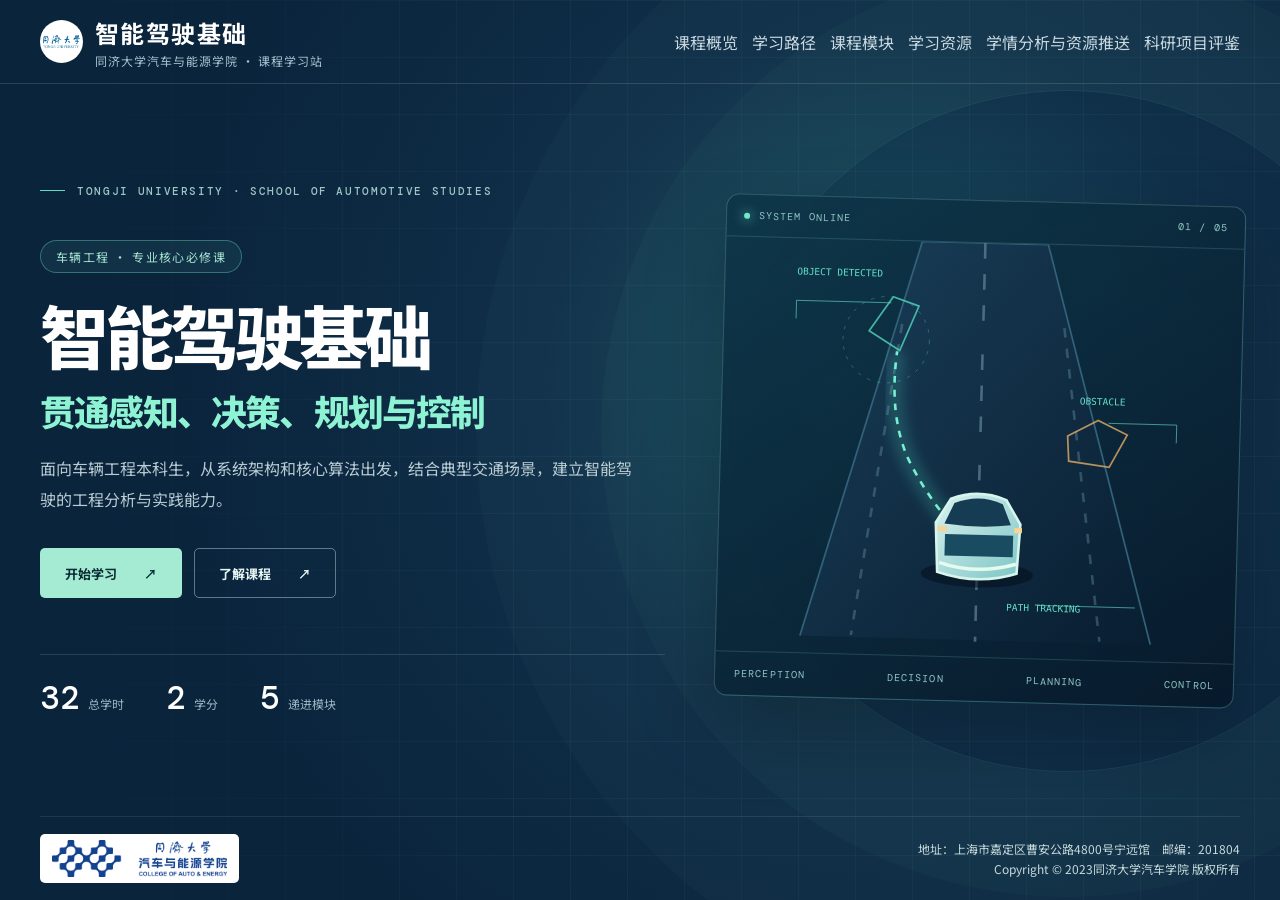
<file: index.html>
<!doctype html>
<html lang="zh-CN">
<head>
  <meta charset="utf-8">
  <meta name="viewport" content="width=device-width, initial-scale=1">
  <meta name="theme-color" content="#0a243c">
  <meta name="description" content="同济大学《智能驾驶基础》课程学习站：从系统认知到感知定位、决策规划、运动控制与安全实践。">
  <title>智能驾驶基础 · 课程学习站</title>
  <link rel="icon" type="image/svg+xml" href="assets/favicon.svg">
  <link rel="stylesheet" href="styles.css">
  <script src="script.js" defer></script>
</head>
<body class="home-page">
  <a class="skip-link" href="#main">跳转到课程内容</a>
  <header class="site-header">
    <div class="shell header-inner">
      <a class="brand" href="#top" aria-label="智能驾驶基础，返回首页">
        <img src="assets/tongji-logo.png" alt="同济大学校徽">
        <span><strong>智能驾驶基础</strong><small>同济大学汽车与能源学院 · 课程学习站</small></span>
      </a>
      <button class="menu-toggle" type="button" aria-expanded="false" aria-controls="main-nav" aria-label="打开导航菜单"><span></span><span></span><span></span></button>
      <nav id="main-nav" class="main-nav" aria-label="主导航"><a href="overview.html">课程概览</a><a href="roadmap.html">学习路径</a><a href="modules.html">课程模块</a><a href="resources.html">学习资源</a><a href="learning.html">学情分析与资源推送</a><a href="research.html">科研项目评鉴</a></nav>
    </div>
  </header>

  <main id="main">
    <section class="hero" id="top" aria-labelledby="hero-title">
      <div class="hero-grid" aria-hidden="true"></div>
      <div class="shell hero-inner">
        <div class="hero-copy">
          <div class="eyebrow"><span class="eyebrow-line"></span> TONGJI UNIVERSITY · SCHOOL OF AUTOMOTIVE STUDIES</div>
          <div class="course-tag">车辆工程 · 专业核心必修课</div>
          <h1 id="hero-title">智能驾驶基础<span class="hero-title-sub">贯通感知、决策、规划与控制</span></h1>
          <p class="hero-lead">面向车辆工程本科生，从系统架构和核心算法出发，结合典型交通场景，建立智能驾驶的工程分析与实践能力。</p>
          <div class="hero-actions"><a class="button button-primary" href="modules/01-system.html">开始学习 <span aria-hidden="true">↗</span></a><a class="button button-ghost" href="overview.html">了解课程 <span aria-hidden="true">↗</span></a></div>
          <div class="hero-facts" aria-label="课程基本信息"><div><strong>32</strong><span>总学时</span></div><div><strong>2</strong><span>学分</span></div><div><strong>5</strong><span>递进模块</span></div></div>
        </div>
        <div class="hero-visual" role="img" aria-label="智能驾驶汽车在道路上识别行人、车辆与路线的示意图">
          <div class="visual-topline"><span class="pulse"></span> SYSTEM ONLINE <span>01 / 05</span></div>
          <svg class="driving-scene" viewBox="0 0 600 480" xmlns="http://www.w3.org/2000/svg" aria-hidden="true">
            <defs><linearGradient id="road" x1="0" y1="0" x2="1" y2="1"><stop stop-color="#193e58"/><stop offset="1" stop-color="#091e31"/></linearGradient><linearGradient id="car" x1="0" y1="0" x2="1" y2="1"><stop stop-color="#d9f2f0"/><stop offset="1" stop-color="#7dc5c5"/></linearGradient><filter id="glow"><feGaussianBlur stdDeviation="7"/></filter></defs>
            <path d="M97 460 227 0h146l130 460" fill="url(#road)" stroke="#32617a" stroke-width="2"/>
            <path d="M300 0v95m0 34v94m0 34v93m0 34v78" stroke="#7093a5" stroke-width="3" stroke-dasharray="18 18" opacity=".6"/>
            <path d="M206 96 156 458M394 96l50 362" stroke="#638fa4" stroke-width="3" stroke-dasharray="11 13" opacity=".42"/>
            <path d="M300 356Q249 313 217 252Q193 202 201 128" fill="none" stroke="#57e1c7" stroke-width="20" opacity=".18" filter="url(#glow)"/>
            <path d="M300 356Q249 313 217 252Q193 202 201 128" fill="none" stroke="#77efd2" stroke-width="3" stroke-dasharray="8 8"/>
            <g opacity=".8"><path d="M168 105 195 65l30 10-21 52z" fill="none" stroke="#53d6bd" stroke-width="2"/><path d="M401 221 436 202l34 16-20 38-47-6z" fill="none" stroke="#e3ac67" stroke-width="2"/><circle cx="188" cy="115" r="50" fill="none" stroke="#53d6bd" stroke-width="1" stroke-dasharray="4 8" opacity=".5"/></g>
            <g transform="translate(247 284)"><ellipse cx="53" cy="100" rx="65" ry="15" fill="#020d19" opacity=".5"/><path d="M21 13Q53 0 85 13l17 28-3 57Q54 113 7 98L4 41z" fill="url(#car)" stroke="#d7f5ec" stroke-width="3"/><path d="M25 18Q54 6 81 18l10 24Q54 47 14 42z" fill="#163c54"/><path d="M15 54h79v25H15z" fill="#194c61"/><path d="M9 87q44 14 89 0" fill="none" stroke="#e6fbef" stroke-width="4"/><path d="M6 48h11m78 0h9" stroke="#f8d391" stroke-width="6"/></g>
            <g fill="#63e0ca" font-size="11" font-family="monospace"><text x="83" y="42">OBJECT DETECTED</text><text x="414" y="184">OBSTACLE</text><text x="335" y="425">PATH TRACKING</text></g>
            <path d="M193 72H83v21m365 112h79v21M372 418h112" fill="none" stroke="#63e0ca" stroke-width="1" opacity=".7"/>
          </svg>
          <div class="visual-footer"><span>PERCEPTION</span><span>DECISION</span><span>PLANNING</span><span>CONTROL</span></div>
        </div>
      </div>
      <div class="hero-bottom shell"><div class="college-logo-box"><img src="assets/college-logo.png" alt="同济大学汽车与能源学院院徽"></div><p>地址：上海市嘉定区曹安公路4800号宁远馆　邮编：201804<br>Copyright © 2023同济大学汽车学院 版权所有</p></div>
    </section>

  </main>
<!-- 智能驾驶基础课程 AI 智能体 -->
<script src="https://agent.tongji.edu.cn/resources/product/llm/public/sdk/embedLite.js"></script>
<script>
  new HiagentWebSDK.WebLiteClient({
    appKey: "dbgts17710990jnp4nag",
    baseUrl: "https://agent.tongji.edu.cn",
    variables: {},
  });
</script>
</body>
</html>
</file>
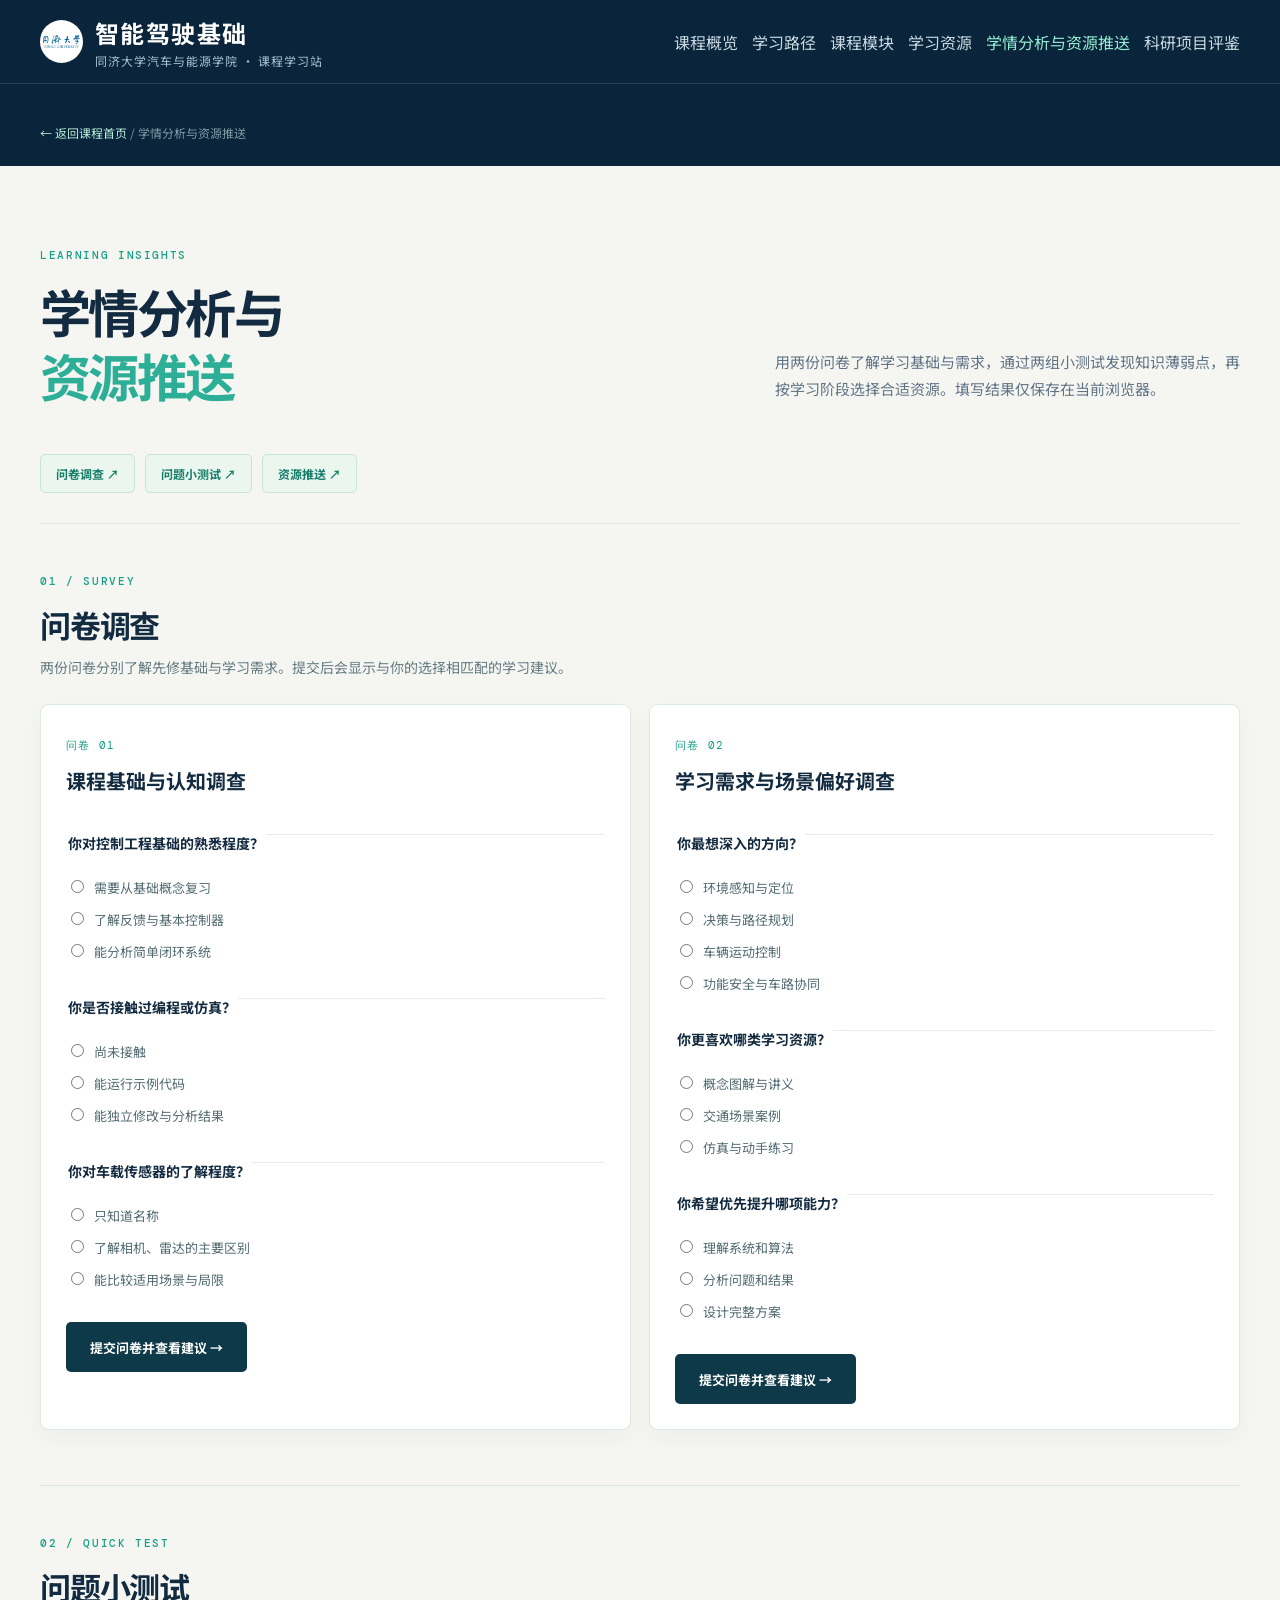
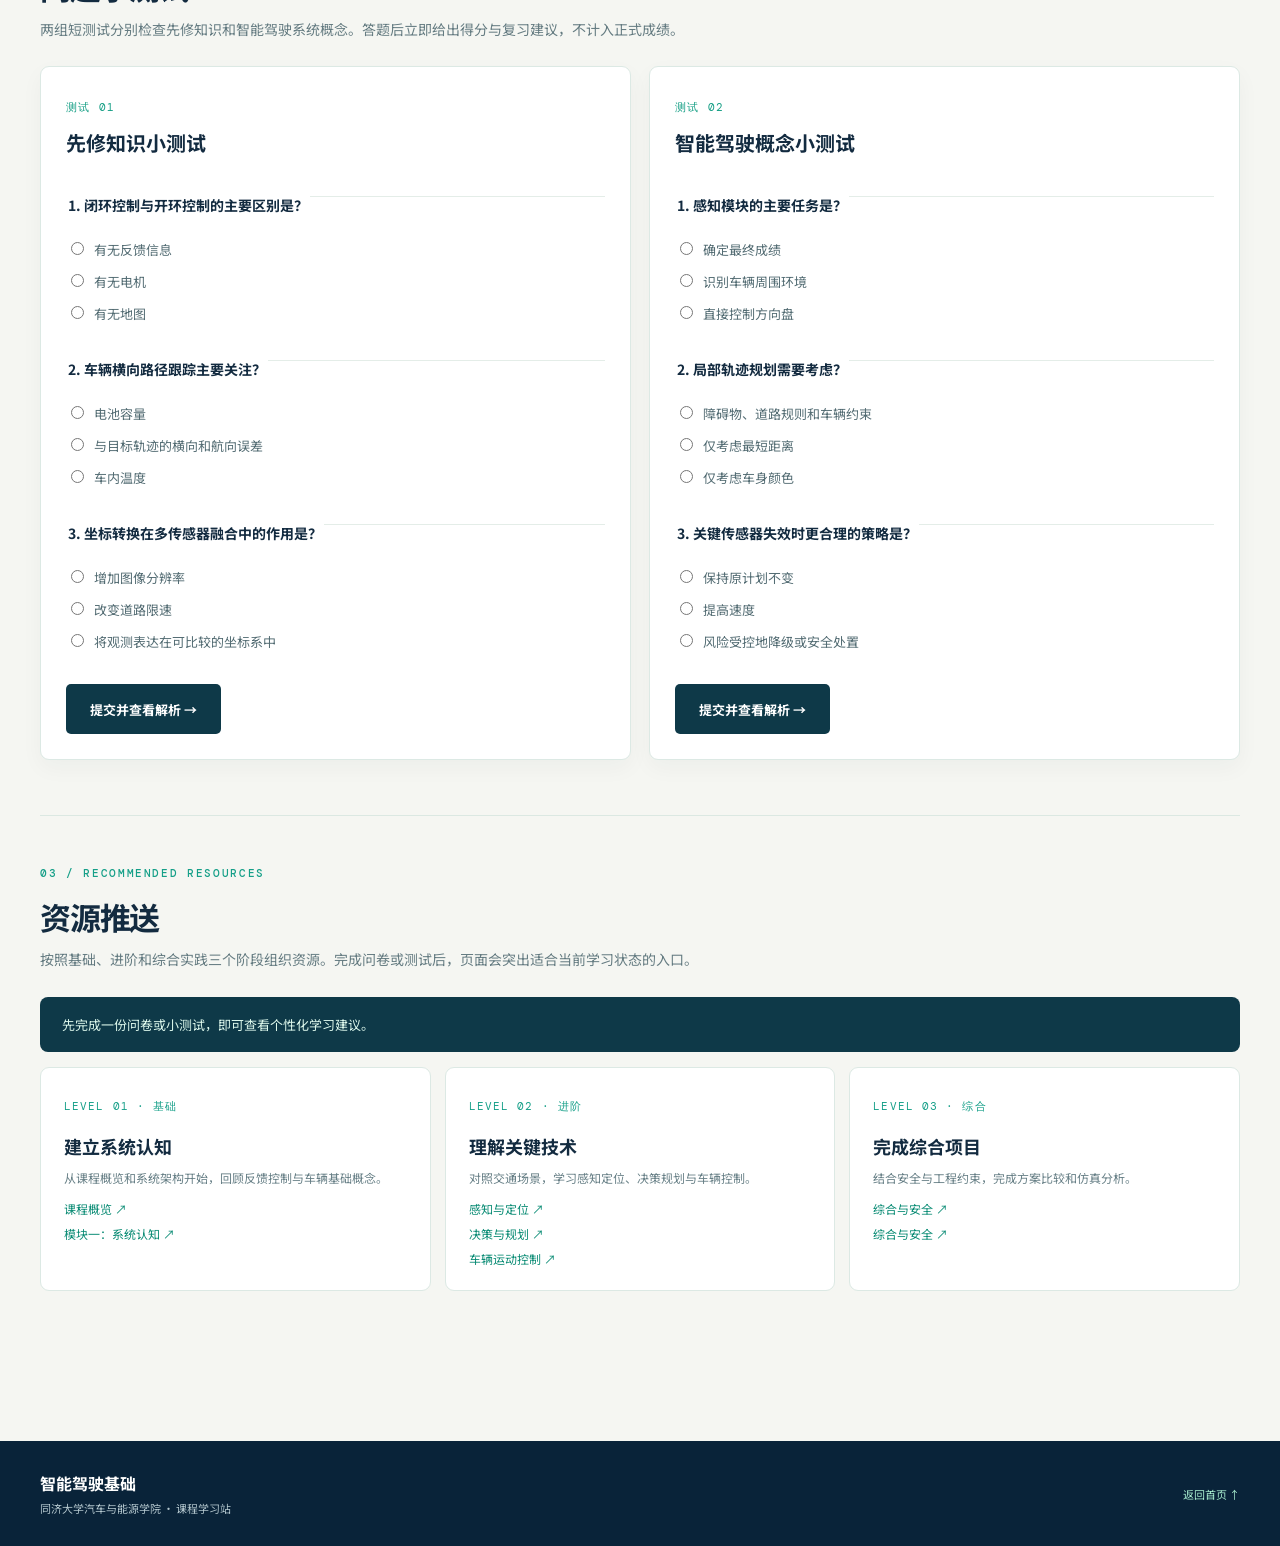
<file: learning.html>
<!doctype html><html lang="zh-CN"><head><meta charset="utf-8"><meta name="viewport" content="width=device-width,initial-scale=1"><meta name="theme-color" content="#0a243c"><meta name="description" content="智能驾驶基础课程学情分析、问卷调查、小测试与学习资源推送"><title>学情分析与资源推送 · 智能驾驶基础</title><link rel="icon" type="image/svg+xml" href="assets/favicon.svg"><link rel="stylesheet" href="styles.css"><script src="script.js" defer></script><script src="learning.js" defer></script></head><body class="section-page"><a class="skip-link" href="#main">跳转到内容</a><header class="site-header"><div class="shell header-inner"><a class="brand" href="index.html" aria-label="返回课程首页"><img src="assets/tongji-logo.png" alt="同济大学校徽"><span><strong>智能驾驶基础</strong><small>同济大学汽车与能源学院 · 课程学习站</small></span></a><button class="menu-toggle" type="button" aria-expanded="false" aria-controls="main-nav" aria-label="打开导航菜单"><span></span><span></span><span></span></button><nav id="main-nav" class="main-nav" aria-label="主导航"><a href="overview.html">课程概览</a><a href="roadmap.html">学习路径</a><a href="modules.html">课程模块</a><a href="resources.html">学习资源</a><a href="learning.html" aria-current="page">学情分析与资源推送</a><a href="research.html">科研项目评鉴</a></nav></div></header>
<main id="main"><div class="section-page-banner"><div class="shell"><a href="index.html">← 返回课程首页</a><span> / 学情分析与资源推送</span></div></div><section class="section feature-page"><div class="shell"><div class="section-heading"><div><span class="section-index">LEARNING INSIGHTS</span><h1>学情分析与<br><em>资源推送</em></h1></div><p>用两份问卷了解学习基础与需求，通过两组小测试发现知识薄弱点，再按学习阶段选择合适资源。填写结果仅保存在当前浏览器。</p></div><div class="feature-jump"><a href="#survey">问卷调查 ↗</a><a href="#mini-test">问题小测试 ↗</a><a href="#recommend">资源推送 ↗</a></div>
<section class="feature-block" id="survey"><div class="feature-block-title"><span class="section-index">01 / SURVEY</span><h2>问卷调查</h2><p>两份问卷分别了解先修基础与学习需求。提交后会显示与你的选择相匹配的学习建议。</p></div><div class="form-grid"><form class="form-card" data-survey="foundation"><span class="form-kicker">问卷 01</span><h3>课程基础与认知调查</h3><fieldset><legend>你对控制工程基础的熟悉程度？</legend><label><input type="radio" name="control" value="0" required> 需要从基础概念复习</label><label><input type="radio" name="control" value="1"> 了解反馈与基本控制器</label><label><input type="radio" name="control" value="2"> 能分析简单闭环系统</label></fieldset><fieldset><legend>你是否接触过编程或仿真？</legend><label><input type="radio" name="coding" value="0" required> 尚未接触</label><label><input type="radio" name="coding" value="1"> 能运行示例代码</label><label><input type="radio" name="coding" value="2"> 能独立修改与分析结果</label></fieldset><fieldset><legend>你对车载传感器的了解程度？</legend><label><input type="radio" name="sensor" value="0" required> 只知道名称</label><label><input type="radio" name="sensor" value="1"> 了解相机、雷达的主要区别</label><label><input type="radio" name="sensor" value="2"> 能比较适用场景与局限</label></fieldset><button class="button button-dark" type="submit">提交问卷并查看建议 →</button><p class="form-result" role="status" aria-live="polite" hidden></p></form>
<form class="form-card" data-survey="needs"><span class="form-kicker">问卷 02</span><h3>学习需求与场景偏好调查</h3><fieldset><legend>你最想深入的方向？</legend><label><input type="radio" name="topic" value="perception" required> 环境感知与定位</label><label><input type="radio" name="topic" value="planning"> 决策与路径规划</label><label><input type="radio" name="topic" value="control"> 车辆运动控制</label><label><input type="radio" name="topic" value="safety"> 功能安全与车路协同</label></fieldset><fieldset><legend>你更喜欢哪类学习资源？</legend><label><input type="radio" name="format" value="concept" required> 概念图解与讲义</label><label><input type="radio" name="format" value="case"> 交通场景案例</label><label><input type="radio" name="format" value="practice"> 仿真与动手练习</label></fieldset><fieldset><legend>你希望优先提升哪项能力？</legend><label><input type="radio" name="goal" value="understand" required> 理解系统和算法</label><label><input type="radio" name="goal" value="analyze"> 分析问题和结果</label><label><input type="radio" name="goal" value="design"> 设计完整方案</label></fieldset><button class="button button-dark" type="submit">提交问卷并查看建议 →</button><p class="form-result" role="status" aria-live="polite" hidden></p></form></div></section>
<section class="feature-block" id="mini-test"><div class="feature-block-title"><span class="section-index">02 / QUICK TEST</span><h2>问题小测试</h2><p>两组短测试分别检查先修知识和智能驾驶系统概念。答题后立即给出得分与复习建议，不计入正式成绩。</p></div><div class="form-grid"><form class="form-card" data-test="prerequisite"><span class="form-kicker">测试 01</span><h3>先修知识小测试</h3><fieldset><legend>1. 闭环控制与开环控制的主要区别是？</legend><label><input type="radio" name="q1" value="a" required> 有无反馈信息</label><label><input type="radio" name="q1" value="b"> 有无电机</label><label><input type="radio" name="q1" value="c"> 有无地图</label></fieldset><fieldset><legend>2. 车辆横向路径跟踪主要关注？</legend><label><input type="radio" name="q2" value="a" required> 电池容量</label><label><input type="radio" name="q2" value="b"> 与目标轨迹的横向和航向误差</label><label><input type="radio" name="q2" value="c"> 车内温度</label></fieldset><fieldset><legend>3. 坐标转换在多传感器融合中的作用是？</legend><label><input type="radio" name="q3" value="a" required> 增加图像分辨率</label><label><input type="radio" name="q3" value="b"> 改变道路限速</label><label><input type="radio" name="q3" value="c"> 将观测表达在可比较的坐标系中</label></fieldset><button class="button button-dark" type="submit">提交并查看解析 →</button><div class="form-result" role="status" aria-live="polite" hidden></div></form>
<form class="form-card" data-test="systems"><span class="form-kicker">测试 02</span><h3>智能驾驶概念小测试</h3><fieldset><legend>1. 感知模块的主要任务是？</legend><label><input type="radio" name="q1" value="a" required> 确定最终成绩</label><label><input type="radio" name="q1" value="b"> 识别车辆周围环境</label><label><input type="radio" name="q1" value="c"> 直接控制方向盘</label></fieldset><fieldset><legend>2. 局部轨迹规划需要考虑？</legend><label><input type="radio" name="q2" value="a" required> 障碍物、道路规则和车辆约束</label><label><input type="radio" name="q2" value="b"> 仅考虑最短距离</label><label><input type="radio" name="q2" value="c"> 仅考虑车身颜色</label></fieldset><fieldset><legend>3. 关键传感器失效时更合理的策略是？</legend><label><input type="radio" name="q3" value="a" required> 保持原计划不变</label><label><input type="radio" name="q3" value="b"> 提高速度</label><label><input type="radio" name="q3" value="c"> 风险受控地降级或安全处置</label></fieldset><button class="button button-dark" type="submit">提交并查看解析 →</button><div class="form-result" role="status" aria-live="polite" hidden></div></form></div></section>
<section class="feature-block" id="recommend"><div class="feature-block-title"><span class="section-index">03 / RECOMMENDED RESOURCES</span><h2>资源推送</h2><p>按照基础、进阶和综合实践三个阶段组织资源。完成问卷或测试后，页面会突出适合当前学习状态的入口。</p></div><div id="personal-recommendation" class="recommendation-summary" role="status">先完成一份问卷或小测试，即可查看个性化学习建议。</div><div class="resource-levels"><article data-level="foundation"><span>LEVEL 01 · 基础</span><h3>建立系统认知</h3><p>从课程概览和系统架构开始，回顾反馈控制与车辆基础概念。</p><a href="overview.html">课程概览 ↗</a><a href="modules/01-system.html">模块一：系统认知 ↗</a></article><article data-level="intermediate"><span>LEVEL 02 · 进阶</span><h3>理解关键技术</h3><p>对照交通场景，学习感知定位、决策规划与车辆控制。</p><a href="modules/02-perception.html">感知与定位 ↗</a><a href="modules/03-planning.html">决策与规划 ↗</a><a href="modules/04-control.html">车辆运动控制 ↗</a></article><article data-level="application"><span>LEVEL 03 · 综合</span><h3>完成综合项目</h3><p>结合安全与工程约束，完成方案比较和仿真分析。</p><a href="modules/05-integration.html">综合与安全 ↗</a><a href="modules/05-integration.html">综合与安全 ↗</a></article></div></section>
</div></section></main><footer class="site-footer"><div class="shell footer-inner"><div><strong>智能驾驶基础</strong><span>同济大学汽车与能源学院 · 课程学习站</span></div><a href="index.html">返回首页 ↑</a></div></footer><!-- 智能驾驶基础课程 AI 智能体 -->
<script src="https://agent.tongji.edu.cn/resources/product/llm/public/sdk/embedLite.js"></script>
<script>
  new HiagentWebSDK.WebLiteClient({
    appKey: "dbgts17710990jnp4nag",
    baseUrl: "https://agent.tongji.edu.cn",
    variables: {},
  });
</script>
</body></html>
</file>
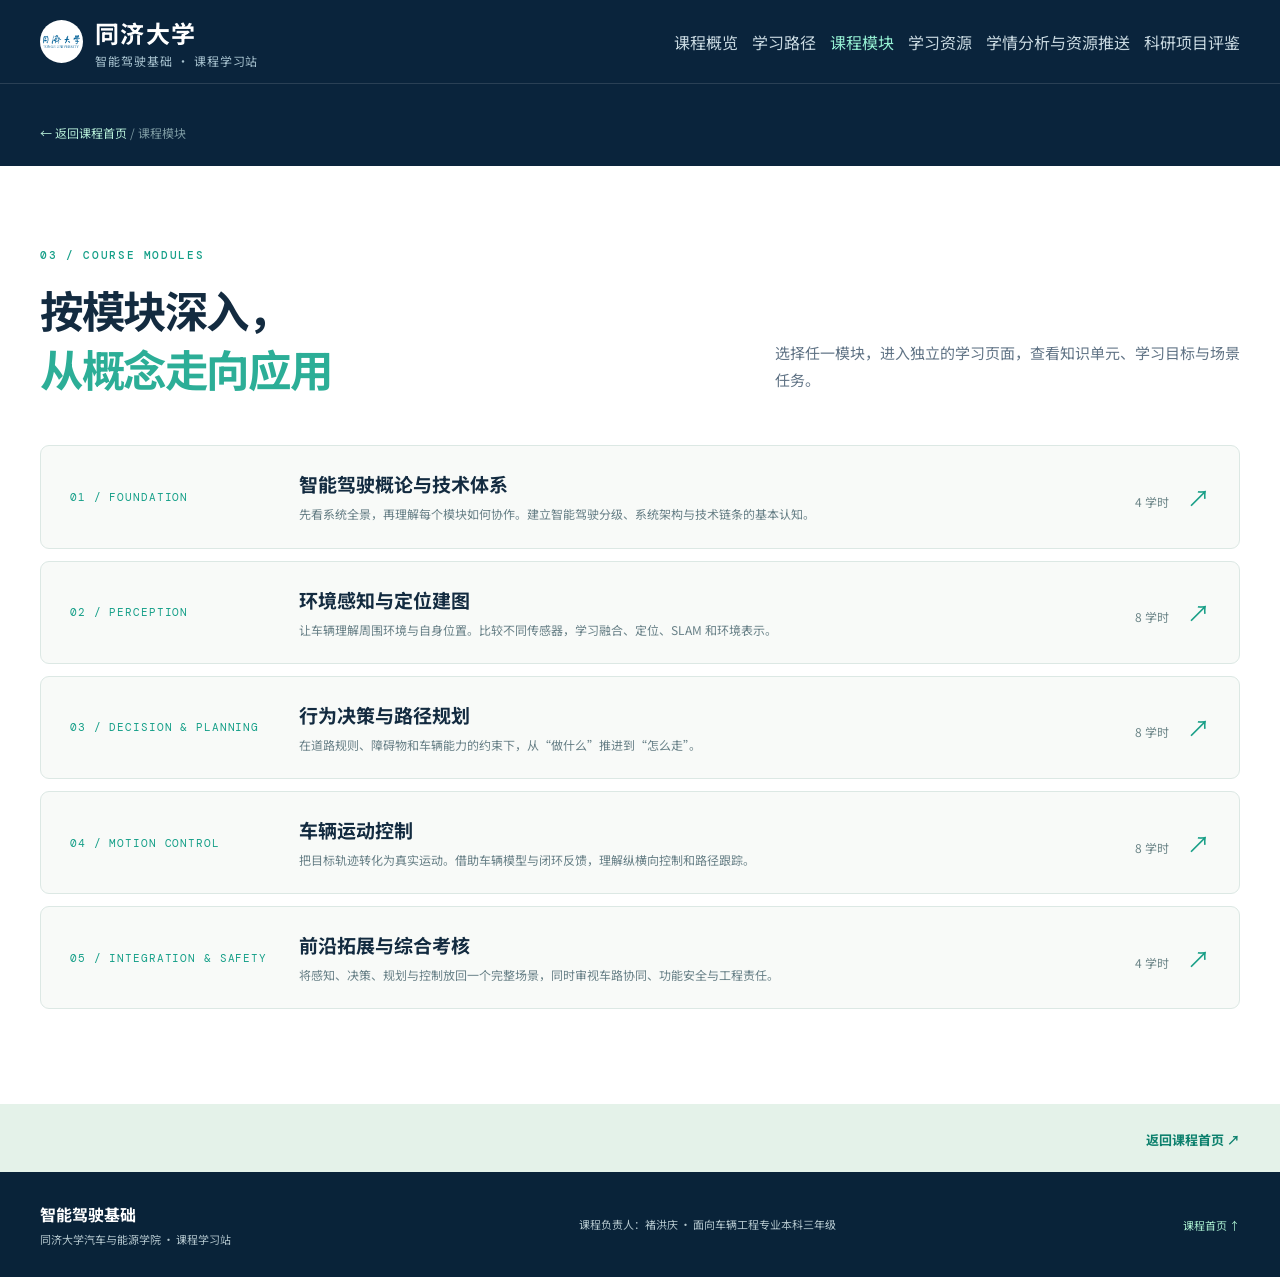
<file: modules.html>
<!doctype html>
<html lang="zh-CN"><head><meta charset="utf-8"><meta name="viewport" content="width=device-width,initial-scale=1"><meta name="theme-color" content="#0a243c"><meta name="description" content="智能驾驶基础课程 · 课程模块"><title>课程模块 · 智能驾驶基础</title><link rel="icon" type="image/svg+xml" href="assets/favicon.svg"><link rel="stylesheet" href="styles.css"><script src="script.js" defer></script></head>
<body class="section-page"><a class="skip-link" href="#main">跳转到内容</a><header class="site-header"><div class="shell header-inner"><a class="brand" href="index.html" aria-label="智能驾驶基础，返回首页"><img src="assets/tongji-logo.png" alt="同济大学校徽"><span><strong>同济大学</strong><small>智能驾驶基础 · 课程学习站</small></span></a><button class="menu-toggle" type="button" aria-expanded="false" aria-controls="main-nav" aria-label="打开导航菜单"><span></span><span></span><span></span></button><nav id="main-nav" class="main-nav" aria-label="主导航"><a href="overview.html">课程概览</a><a href="roadmap.html">学习路径</a><a href="modules.html" aria-current="page">课程模块</a><a href="resources.html">学习资源</a><a href="learning.html">学情分析与资源推送</a><a href="research.html">科研项目评鉴</a></nav></div></header>
<main id="main"><div class="section-page-banner"><div class="shell"><a href="index.html">← 返回课程首页</a><span> / 课程模块</span></div></div><section class="section modules" id="modules" aria-labelledby="modules-title"><div class="shell">
  <div class="section-heading compact"><div><span class="section-index">03 / COURSE MODULES</span><h2 id="modules-title">按模块深入，<br><em>从概念走向应用</em></h2></div><p>选择任一模块，进入独立的学习页面，查看知识单元、学习目标与场景任务。</p></div>
  <div class="module-page-links"><a class="module-card-link" href="modules/01-system.html"><span class="module-card-no">01 / FOUNDATION</span><span class="module-card-main"><strong>智能驾驶概论与技术体系</strong><small>先看系统全景，再理解每个模块如何协作。建立智能驾驶分级、系统架构与技术链条的基本认知。</small></span><span class="module-card-end">4 学时 <b aria-hidden="true">↗</b></span></a><a class="module-card-link" href="modules/02-perception.html"><span class="module-card-no">02 / PERCEPTION</span><span class="module-card-main"><strong>环境感知与定位建图</strong><small>让车辆理解周围环境与自身位置。比较不同传感器，学习融合、定位、SLAM 和环境表示。</small></span><span class="module-card-end">8 学时 <b aria-hidden="true">↗</b></span></a><a class="module-card-link" href="modules/03-planning.html"><span class="module-card-no">03 / DECISION &amp; PLANNING</span><span class="module-card-main"><strong>行为决策与路径规划</strong><small>在道路规则、障碍物和车辆能力的约束下，从“做什么”推进到“怎么走”。</small></span><span class="module-card-end">8 学时 <b aria-hidden="true">↗</b></span></a><a class="module-card-link" href="modules/04-control.html"><span class="module-card-no">04 / MOTION CONTROL</span><span class="module-card-main"><strong>车辆运动控制</strong><small>把目标轨迹转化为真实运动。借助车辆模型与闭环反馈，理解纵横向控制和路径跟踪。</small></span><span class="module-card-end">8 学时 <b aria-hidden="true">↗</b></span></a><a class="module-card-link" href="modules/05-integration.html"><span class="module-card-no">05 / INTEGRATION &amp; SAFETY</span><span class="module-card-main"><strong>前沿拓展与综合考核</strong><small>将感知、决策、规划与控制放回一个完整场景，同时审视车路协同、功能安全与工程责任。</small></span><span class="module-card-end">4 学时 <b aria-hidden="true">↗</b></span></a></div>
</div></section><div class="section-page-end"><div class="shell"><a href="index.html">返回课程首页 ↗</a></div></div></main><footer class="site-footer"><div class="shell footer-inner"><div><strong>智能驾驶基础</strong><span>同济大学汽车与能源学院 · 课程学习站</span></div><p>课程负责人：褚洪庆 · 面向车辆工程专业本科三年级</p><a href="index.html">课程首页 ↑</a></div></footer><!-- 智能驾驶基础课程 AI 智能体 -->
<script src="https://agent.tongji.edu.cn/resources/product/llm/public/sdk/embedLite.js"></script>
<script>
  new HiagentWebSDK.WebLiteClient({
    appKey: "dbgts17710990jnp4nag",
    baseUrl: "https://agent.tongji.edu.cn",
    variables: {},
  });
</script>
</body></html>
</file>
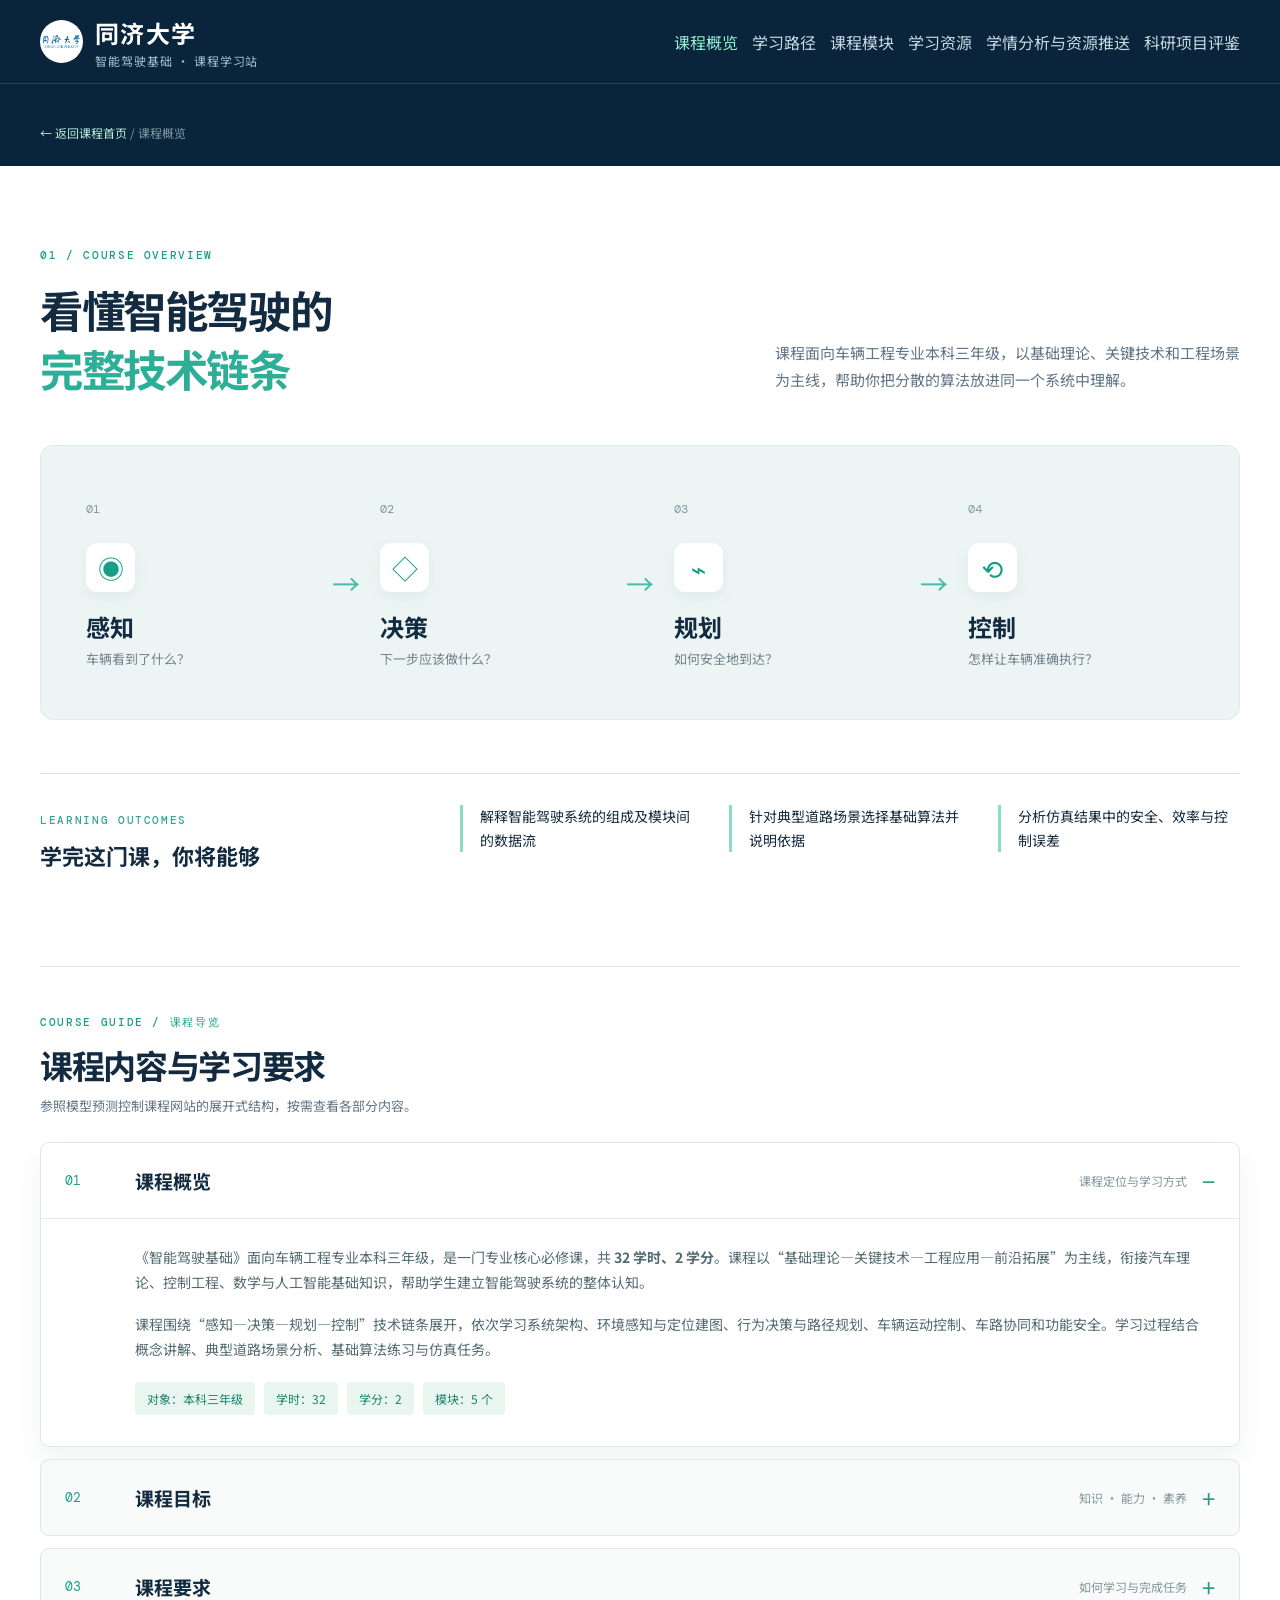
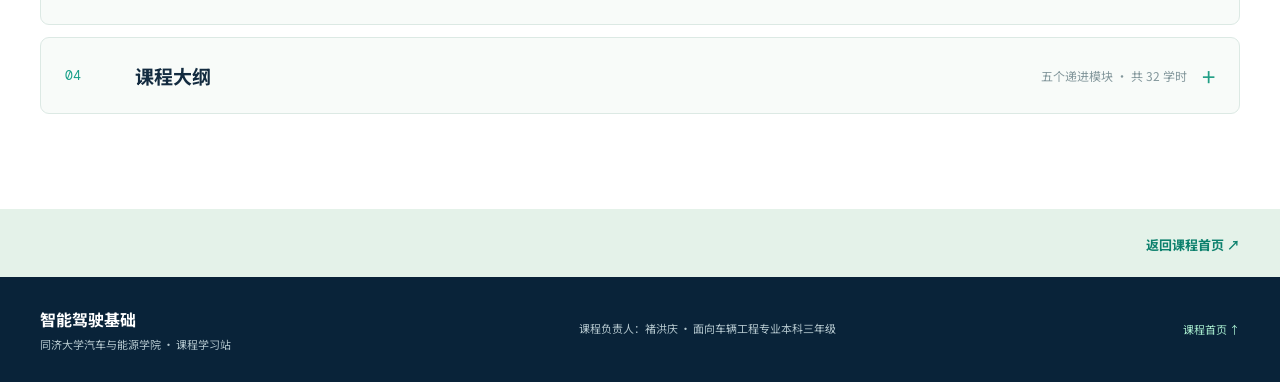
<file: overview.html>
<!doctype html>
<html lang="zh-CN"><head><meta charset="utf-8"><meta name="viewport" content="width=device-width,initial-scale=1"><meta name="theme-color" content="#0a243c"><meta name="description" content="智能驾驶基础课程 · 课程概览"><title>课程概览 · 智能驾驶基础</title><link rel="icon" type="image/svg+xml" href="assets/favicon.svg"><link rel="stylesheet" href="styles.css"><script src="script.js" defer></script></head>
<body class="section-page"><a class="skip-link" href="#main">跳转到内容</a><header class="site-header"><div class="shell header-inner"><a class="brand" href="index.html" aria-label="智能驾驶基础，返回首页"><img src="assets/tongji-logo.png" alt="同济大学校徽"><span><strong>同济大学</strong><small>智能驾驶基础 · 课程学习站</small></span></a><button class="menu-toggle" type="button" aria-expanded="false" aria-controls="main-nav" aria-label="打开导航菜单"><span></span><span></span><span></span></button><nav id="main-nav" class="main-nav" aria-label="主导航"><a href="overview.html" aria-current="page">课程概览</a><a href="roadmap.html">学习路径</a><a href="modules.html">课程模块</a><a href="resources.html">学习资源</a><a href="learning.html">学情分析与资源推送</a><a href="research.html">科研项目评鉴</a></nav></div></header>
<main id="main"><div class="section-page-banner"><div class="shell"><a href="index.html">← 返回课程首页</a><span> / 课程概览</span></div></div><section class="section overview" id="overview" aria-labelledby="overview-title">
      <div class="shell">
        <div class="section-heading"><div><span class="section-index">01 / COURSE OVERVIEW</span><h2 id="overview-title">看懂智能驾驶的<br><em>完整技术链条</em></h2></div><p>课程面向车辆工程专业本科三年级，以基础理论、关键技术和工程场景为主线，帮助你把分散的算法放进同一个系统中理解。</p></div>
        <div class="pipeline" aria-label="智能驾驶系统链条">
          <div class="pipeline-step"><span class="step-no">01</span><span class="step-icon">◉</span><h3>感知</h3><p>车辆看到了什么？</p></div><div class="pipeline-link" aria-hidden="true">→</div>
          <div class="pipeline-step"><span class="step-no">02</span><span class="step-icon">◇</span><h3>决策</h3><p>下一步应该做什么？</p></div><div class="pipeline-link" aria-hidden="true">→</div>
          <div class="pipeline-step"><span class="step-no">03</span><span class="step-icon">⌁</span><h3>规划</h3><p>如何安全地到达？</p></div><div class="pipeline-link" aria-hidden="true">→</div>
          <div class="pipeline-step"><span class="step-no">04</span><span class="step-icon">⟲</span><h3>控制</h3><p>怎样让车辆准确执行？</p></div>
        </div>
        <div class="overview-bottom"><div><span class="mini-label">LEARNING OUTCOMES</span><h3>学完这门课，你将能够</h3></div><ul><li>解释智能驾驶系统的组成及模块间的数据流</li><li>针对典型道路场景选择基础算法并说明依据</li><li>分析仿真结果中的安全、效率与控制误差</li></ul></div>
        <div class="course-detail-heading"><span class="section-index">COURSE GUIDE / 课程导览</span><h2>课程内容与学习要求</h2><p>参照模型预测控制课程网站的展开式结构，按需查看各部分内容。</p></div>
        <div class="course-detail-list">
          <details class="course-detail" open>
            <summary><span class="detail-number">01</span><strong>课程概览</strong><span class="detail-hint">课程定位与学习方式</span></summary>
            <div class="detail-body"><p>《智能驾驶基础》面向车辆工程专业本科三年级，是一门专业核心必修课，共 <strong>32 学时、2 学分</strong>。课程以“基础理论—关键技术—工程应用—前沿拓展”为主线，衔接汽车理论、控制工程、数学与人工智能基础知识，帮助学生建立智能驾驶系统的整体认知。</p><p>课程围绕“感知—决策—规划—控制”技术链条展开，依次学习系统架构、环境感知与定位建图、行为决策与路径规划、车辆运动控制、车路协同和功能安全。学习过程结合概念讲解、典型道路场景分析、基础算法练习与仿真任务。</p><div class="detail-facts"><span>对象：本科三年级</span><span>学时：32</span><span>学分：2</span><span>模块：5 个</span></div></div>
          </details>
          <details class="course-detail">
            <summary><span class="detail-number">02</span><strong>课程目标</strong><span class="detail-hint">知识 · 能力 · 素养</span></summary>
            <div class="detail-body"><div class="objective-grid"><div><span>KNOWLEDGE</span><h3>知识目标</h3><p>理解智能驾驶分级、系统组成和关键技术链条；掌握感知融合、定位建图、决策规划、纵横向控制、车路协同与功能安全的基本概念和典型方法。</p></div><div><span>ABILITY</span><h3>能力目标</h3><p>能够分析典型道路交通场景的技术需求，完成基础算法选型、仿真实验、结果解释与方案比较，并从系统视角说明模块之间的耦合和工程约束。</p></div><div><span>RESPONSIBILITY</span><h3>素养目标</h3><p>建立交通安全、工程伦理和社会责任意识，规范使用数据与人工智能工具，培养科学求证、自主学习、团队协作和创新思维能力。</p></div></div></div>
          </details>
          <details class="course-detail">
            <summary><span class="detail-number">03</span><strong>课程要求</strong><span class="detail-hint">如何学习与完成任务</span></summary>
            <div class="detail-body"><ol class="requirement-list"><li><strong>打好基础并做好预习。</strong>回顾汽车理论、控制工程基础及相关数学、信号处理知识；每个模块先阅读导学材料，再带着问题进入课堂。</li><li><strong>把理论用于具体场景。</strong>围绕路口通行、换道避障和路径跟踪等任务，说明问题条件、算法选择、道路规则与安全约束，不只给出结论。</li><li><strong>完成练习与仿真分析。</strong>按教学安排参与讨论、阶段练习、算法练习和综合场景实训；记录实验过程，解释结果与误差，形成可复核的报告。</li><li><strong>重视协作、诚信与安全。</strong>在小组展示中清楚表达方案与分工；规范引用资料和使用 AI 工具，对生成内容进行核验，关注失效场景与风险处置。</li></ol><p class="detail-note">具体作业形式与考核要求以任课教师发布的教学大纲为准。</p></div>
          </details>
          <details class="course-detail">
            <summary><span class="detail-number">04</span><strong>课程大纲</strong><span class="detail-hint">五个递进模块 · 共 32 学时</span></summary>
            <div class="detail-body"><p>课程按照从系统认知到算法理解、从单项技能到综合应用的顺序组织。点击模块名称可进入该模块的独立学习页面。</p><div class="syllabus-list">
              <a href="modules/01-system.html"><span>01 <b>4 学时</b></span><div><h3>智能驾驶概论与技术体系架构</h3><p>智能驾驶分级、系统架构与“感知—决策—规划—控制”技术链条；建立课程全景知识框架。</p></div><i aria-hidden="true">↗</i></a>
              <a href="modules/02-perception.html"><span>02 <b>8 学时</b></span><div><h3>环境感知与定位建图技术</h3><p>相机、毫米波雷达、激光雷达，多传感器融合、坐标转换、高精度定位、SLAM 与地图表示。</p></div><i aria-hidden="true">↗</i></a>
              <a href="modules/03-planning.html"><span>03 <b>8 学时</b></span><div><h3>行为决策与路径规划技术</h3><p>全局路径、行为决策与局部轨迹规划；通过路口、换道和避障场景比较方案的安全性与可行性。</p></div><i aria-hidden="true">↗</i></a>
              <a href="modules/04-control.html"><span>04 <b>8 学时</b></span><div><h3>车辆运动控制技术</h3><p>车辆动力学、纵横向控制、PID 与路径跟踪；分析控制参数、跟踪误差和车辆响应。</p></div><i aria-hidden="true">↗</i></a>
              <a href="modules/05-integration.html"><span>05 <b>4 学时</b></span><div><h3>前沿拓展与综合考核</h3><p>车路协同、功能安全与前沿技术；整合系统知识并完成综合任务展示与讨论。</p></div><i aria-hidden="true">↗</i></a>
            </div></div>
          </details>
        </div>
      </div>
    </section><div class="section-page-end"><div class="shell"><a href="index.html">返回课程首页 ↗</a></div></div></main><footer class="site-footer"><div class="shell footer-inner"><div><strong>智能驾驶基础</strong><span>同济大学汽车与能源学院 · 课程学习站</span></div><p>课程负责人：褚洪庆 · 面向车辆工程专业本科三年级</p><a href="index.html">课程首页 ↑</a></div></footer><!-- 智能驾驶基础课程 AI 智能体 -->
<script src="https://agent.tongji.edu.cn/resources/product/llm/public/sdk/embedLite.js"></script>
<script>
  new HiagentWebSDK.WebLiteClient({
    appKey: "dbgts17710990jnp4nag",
    baseUrl: "https://agent.tongji.edu.cn",
    variables: {},
  });
</script>
</body></html>
</file>
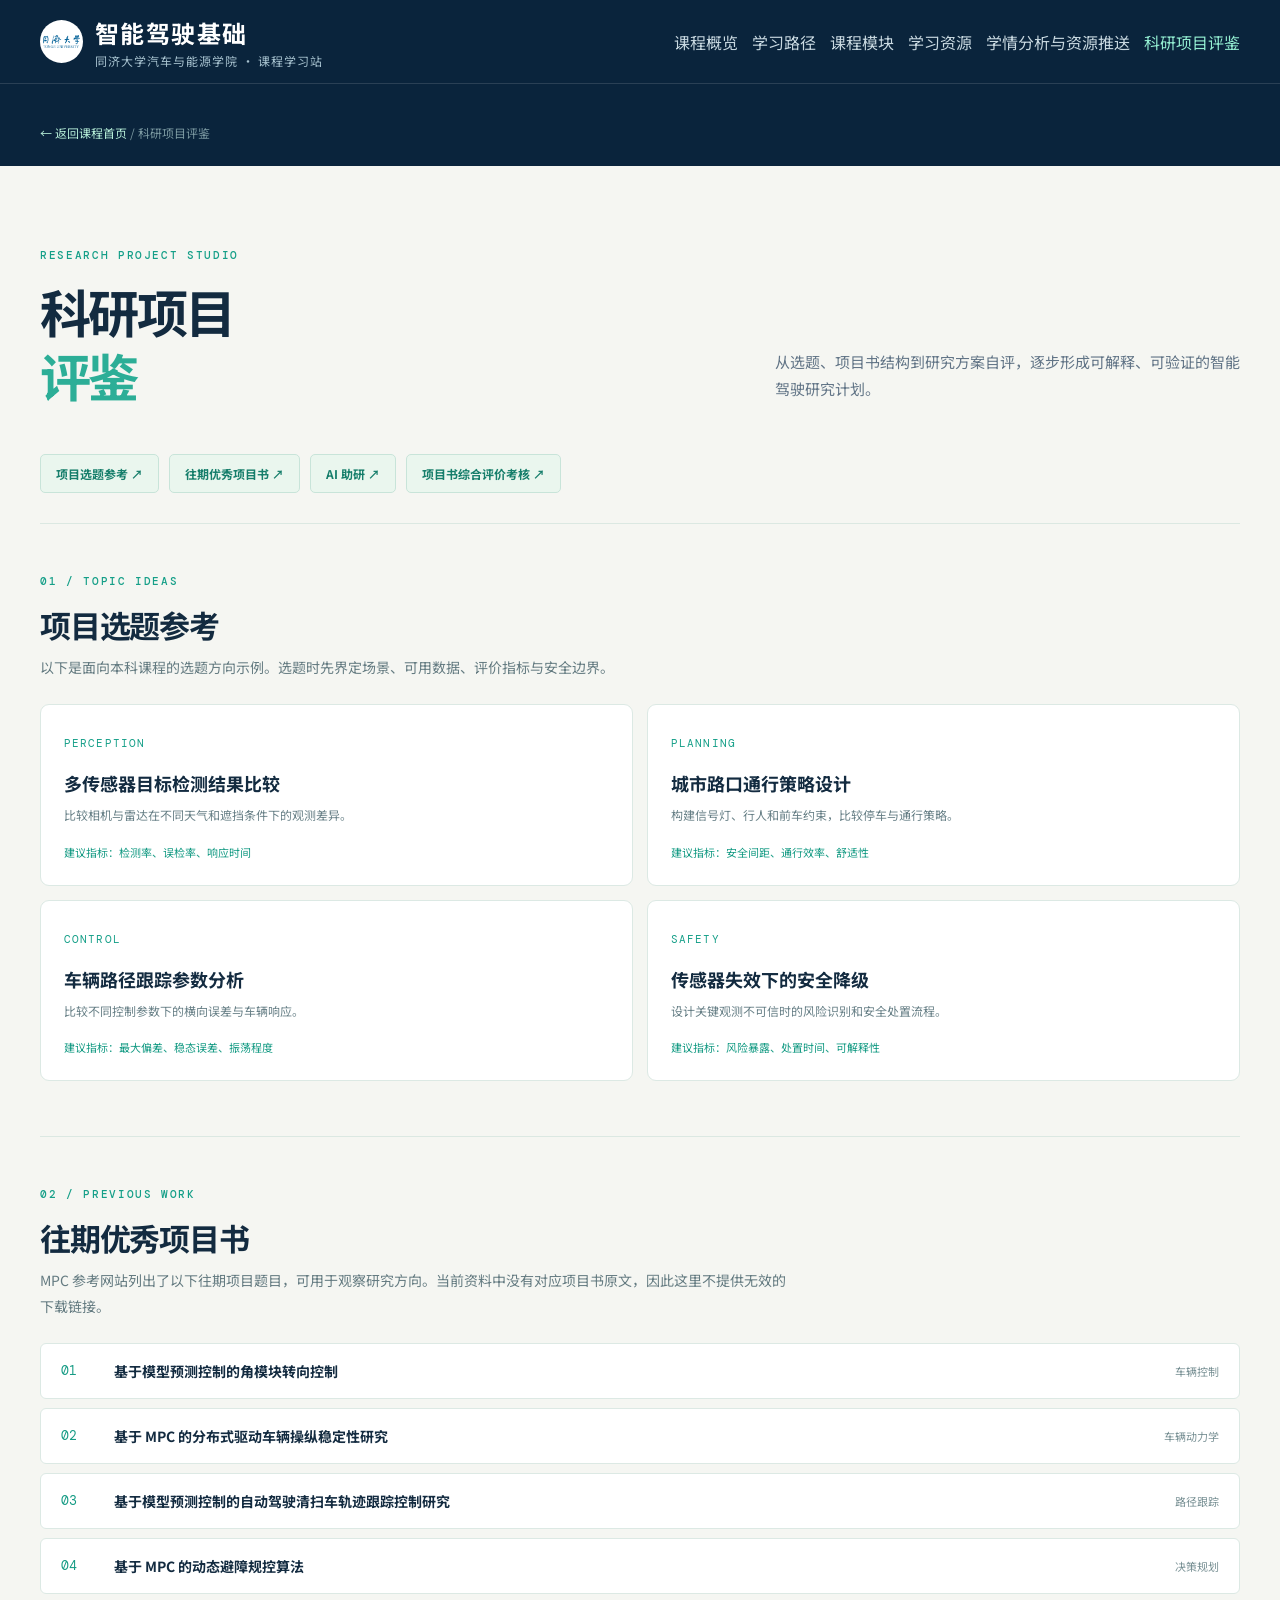
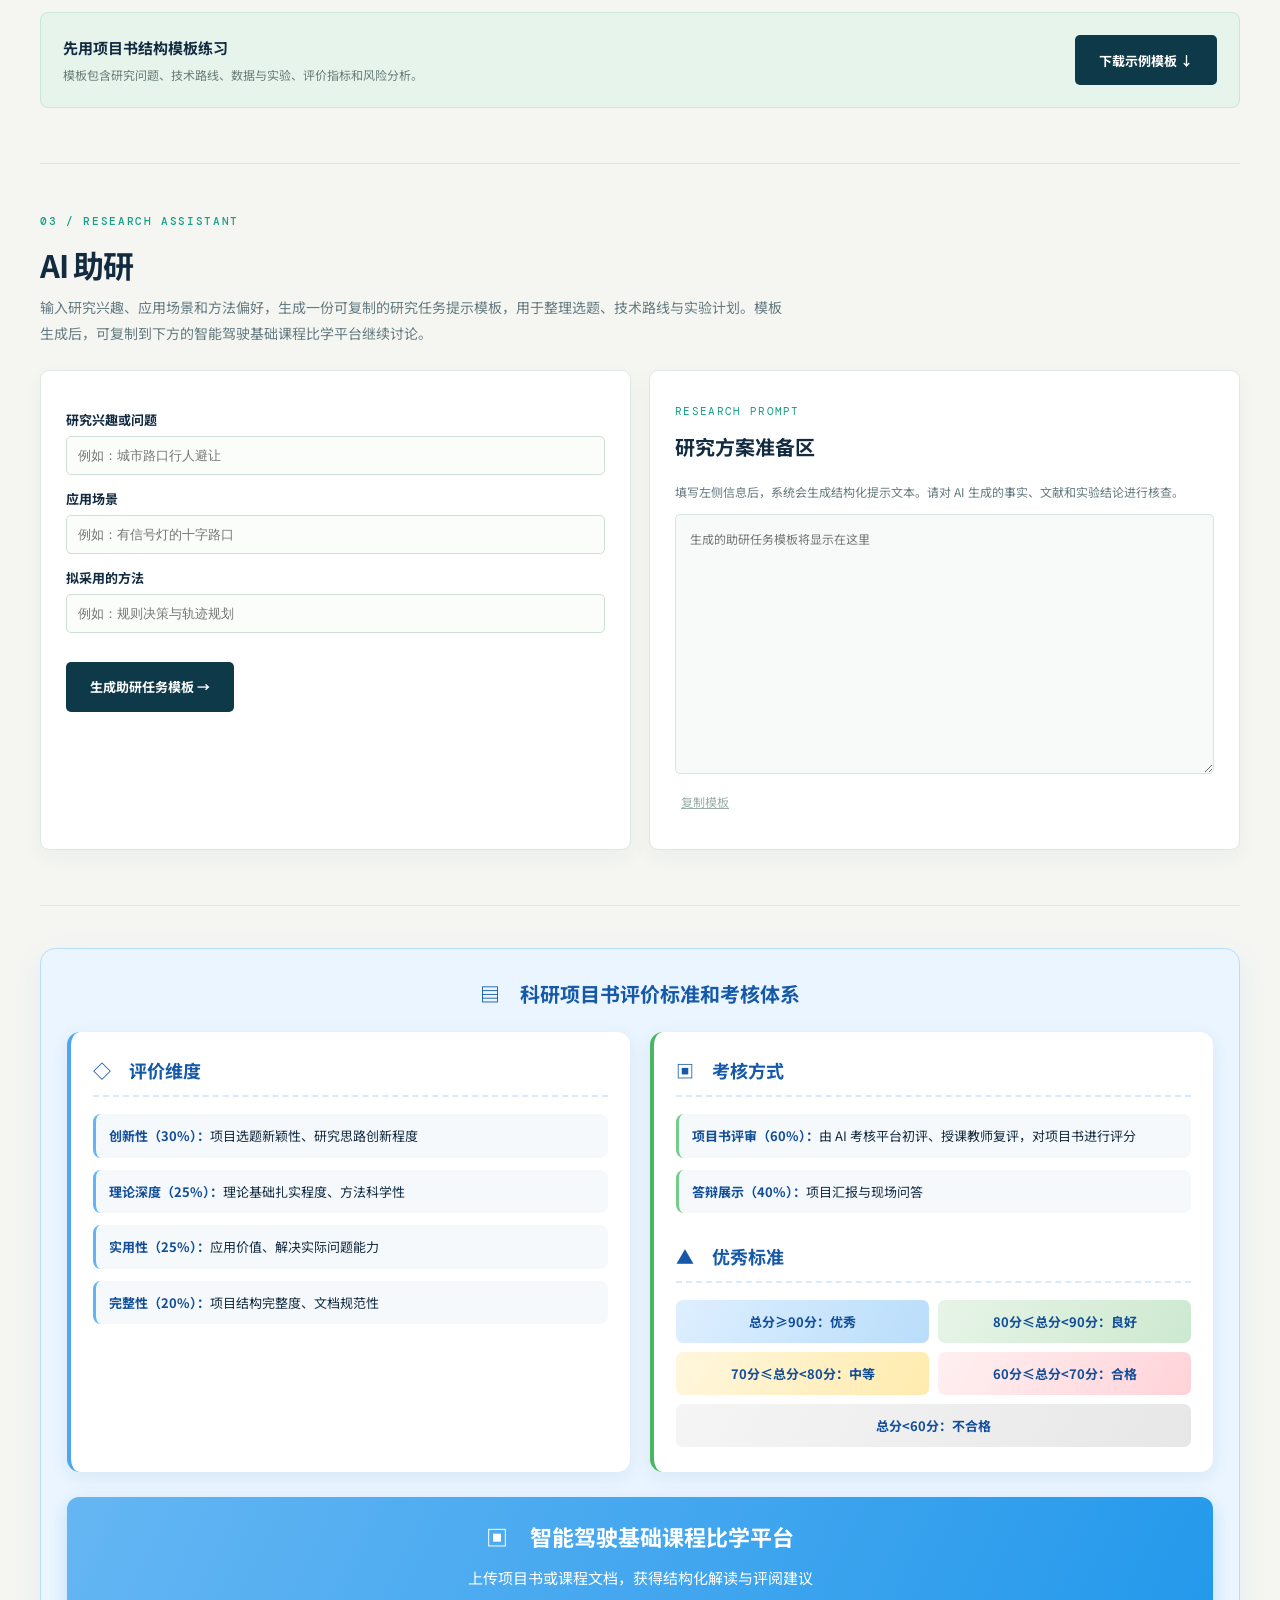
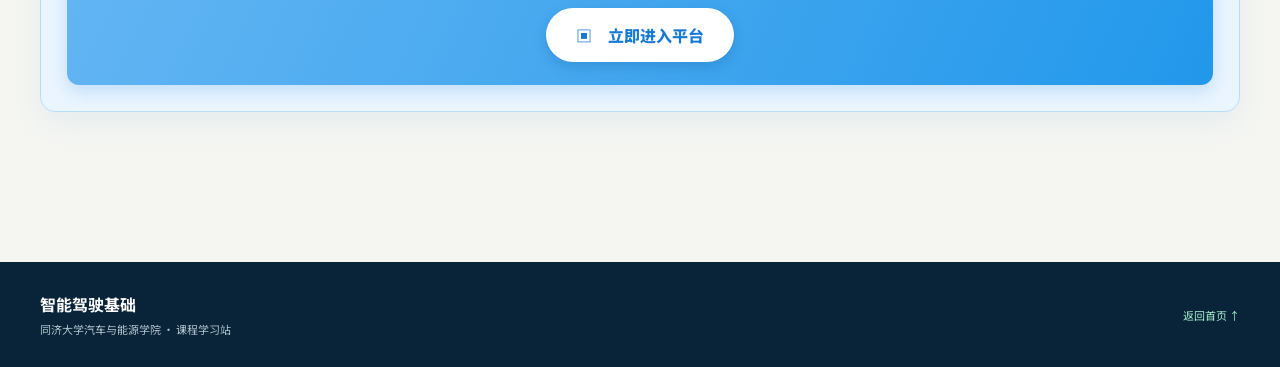
<file: research.html>
<!doctype html><html lang="zh-CN"><head><meta charset="utf-8"><meta name="viewport" content="width=device-width,initial-scale=1"><meta name="theme-color" content="#0a243c"><meta name="description" content="智能驾驶基础课程科研项目评鉴、选题参考、AI 助研和项目书自评"><title>科研项目评鉴 · 智能驾驶基础</title><link rel="icon" type="image/svg+xml" href="assets/favicon.svg"><link rel="stylesheet" href="styles.css"><script src="script.js" defer></script><script src="research.js" defer></script></head><body class="section-page"><a class="skip-link" href="#main">跳转到内容</a><header class="site-header"><div class="shell header-inner"><a class="brand" href="index.html" aria-label="返回课程首页"><img src="assets/tongji-logo.png" alt="同济大学校徽"><span><strong>智能驾驶基础</strong><small>同济大学汽车与能源学院 · 课程学习站</small></span></a><button class="menu-toggle" type="button" aria-expanded="false" aria-controls="main-nav" aria-label="打开导航菜单"><span></span><span></span><span></span></button><nav id="main-nav" class="main-nav" aria-label="主导航"><a href="overview.html">课程概览</a><a href="roadmap.html">学习路径</a><a href="modules.html">课程模块</a><a href="resources.html">学习资源</a><a href="learning.html">学情分析与资源推送</a><a href="research.html" aria-current="page">科研项目评鉴</a></nav></div></header>
<main id="main"><div class="section-page-banner"><div class="shell"><a href="index.html">← 返回课程首页</a><span> / 科研项目评鉴</span></div></div><section class="section feature-page"><div class="shell"><div class="section-heading"><div><span class="section-index">RESEARCH PROJECT STUDIO</span><h1>科研项目<br><em>评鉴</em></h1></div><p>从选题、项目书结构到研究方案自评，逐步形成可解释、可验证的智能驾驶研究计划。</p></div><div class="feature-jump"><a href="#topics">项目选题参考 ↗</a><a href="#past-projects">往期优秀项目书 ↗</a><a href="#ai-research">AI 助研 ↗</a><a href="#evaluation">项目书综合评价考核 ↗</a></div>
<section class="feature-block" id="topics"><div class="feature-block-title"><span class="section-index">01 / TOPIC IDEAS</span><h2>项目选题参考</h2><p>以下是面向本科课程的选题方向示例。选题时先界定场景、可用数据、评价指标与安全边界。</p></div><div class="topic-grid"><article><span>PERCEPTION</span><h3>多传感器目标检测结果比较</h3><p>比较相机与雷达在不同天气和遮挡条件下的观测差异。</p><small>建议指标：检测率、误检率、响应时间</small></article><article><span>PLANNING</span><h3>城市路口通行策略设计</h3><p>构建信号灯、行人和前车约束，比较停车与通行策略。</p><small>建议指标：安全间距、通行效率、舒适性</small></article><article><span>CONTROL</span><h3>车辆路径跟踪参数分析</h3><p>比较不同控制参数下的横向误差与车辆响应。</p><small>建议指标：最大偏差、稳态误差、振荡程度</small></article><article><span>SAFETY</span><h3>传感器失效下的安全降级</h3><p>设计关键观测不可信时的风险识别和安全处置流程。</p><small>建议指标：风险暴露、处置时间、可解释性</small></article></div></section>
<section class="feature-block" id="past-projects"><div class="feature-block-title"><span class="section-index">02 / PREVIOUS WORK</span><h2>往期优秀项目书</h2><p>MPC 参考网站列出了以下往期项目题目，可用于观察研究方向。当前资料中没有对应项目书原文，因此这里不提供无效的下载链接。</p></div><div class="past-list"><div><span>01</span><strong>基于模型预测控制的角模块转向控制</strong><small>车辆控制</small></div><div><span>02</span><strong>基于 MPC 的分布式驱动车辆操纵稳定性研究</strong><small>车辆动力学</small></div><div><span>03</span><strong>基于模型预测控制的自动驾驶清扫车轨迹跟踪控制研究</strong><small>路径跟踪</small></div><div><span>04</span><strong>基于 MPC 的动态避障规控算法</strong><small>决策规划</small></div></div><div class="template-callout"><div><strong>先用项目书结构模板练习</strong><p>模板包含研究问题、技术路线、数据与实验、评价指标和风险分析。</p></div><a class="button button-dark" href="assets/project-proposal-template.md" download>下载示例模板 ↓</a></div></section>
<section class="feature-block" id="ai-research"><div class="feature-block-title"><span class="section-index">03 / RESEARCH ASSISTANT</span><h2>AI 助研</h2><p>输入研究兴趣、应用场景和方法偏好，生成一份可复制的研究任务提示模板，用于整理选题、技术路线与实验计划。模板生成后，可复制到下方的智能驾驶基础课程比学平台继续讨论。</p></div><div class="assistant-grid"><form id="research-form" class="form-card"><label>研究兴趣或问题<input name="interest" required maxlength="120" placeholder="例如：城市路口行人避让"></label><label>应用场景<input name="scene" required maxlength="120" placeholder="例如：有信号灯的十字路口"></label><label>拟采用的方法<input name="method" maxlength="120" placeholder="例如：规则决策与轨迹规划"></label><button class="button button-dark" type="submit">生成助研任务模板 →</button></form><div class="assistant-output"><span class="form-kicker">RESEARCH PROMPT</span><h3>研究方案准备区</h3><p>填写左侧信息后，系统会生成结构化提示文本。请对 AI 生成的事实、文献和实验结论进行核查。</p><textarea id="research-prompt" readonly aria-label="生成的助研任务模板" placeholder="生成的助研任务模板将显示在这里"></textarea><button id="copy-prompt" class="text-button" type="button" disabled>复制模板</button><p id="copy-status" role="status" aria-live="polite"></p></div></div></section>
<section class="feature-block" id="evaluation"><div class="evaluation-panel"><h2>▤　科研项目书评价标准和考核体系</h2><div class="evaluation-columns"><div class="evaluation-card dimension-card"><h3>◇　评价维度</h3><ul><li><strong>创新性（30%）：</strong>项目选题新颖性、研究思路创新程度</li><li><strong>理论深度（25%）：</strong>理论基础扎实程度、方法科学性</li><li><strong>实用性（25%）：</strong>应用价值、解决实际问题能力</li><li><strong>完整性（20%）：</strong>项目结构完整度、文档规范性</li></ul></div><div class="evaluation-card assessment-card"><h3>▣　考核方式</h3><ul><li><strong>项目书评审（60%）：</strong>由 AI 考核平台初评、授课教师复评，对项目书进行评分</li><li><strong>答辩展示（40%）：</strong>项目汇报与现场问答</li></ul><h3 class="grade-heading">▲　优秀标准</h3><div class="grade-grid"><span>总分≥90分：优秀</span><span>80分≤总分&lt;90分：良好</span><span>70分≤总分&lt;80分：中等</span><span>60分≤总分&lt;70分：合格</span><span>总分&lt;60分：不合格</span></div></div></div><div class="evaluation-cta"><h3>▣　智能驾驶基础课程比学平台</h3><p>上传项目书或课程文档，获得结构化解读与评阅建议</p><a class="evaluation-enter" href="bixue.html">▣　立即进入平台</a></div></div></section>
</div></section></main><footer class="site-footer"><div class="shell footer-inner"><div><strong>智能驾驶基础</strong><span>同济大学汽车与能源学院 · 课程学习站</span></div><a href="index.html">返回首页 ↑</a></div></footer><!-- 智能驾驶基础课程 AI 智能体 -->
<script src="https://agent.tongji.edu.cn/resources/product/llm/public/sdk/embedLite.js"></script>
<script>
  new HiagentWebSDK.WebLiteClient({
    appKey: "dbgts17710990jnp4nag",
    baseUrl: "https://agent.tongji.edu.cn",
    variables: {},
  });
</script>
</body></html>
</file>
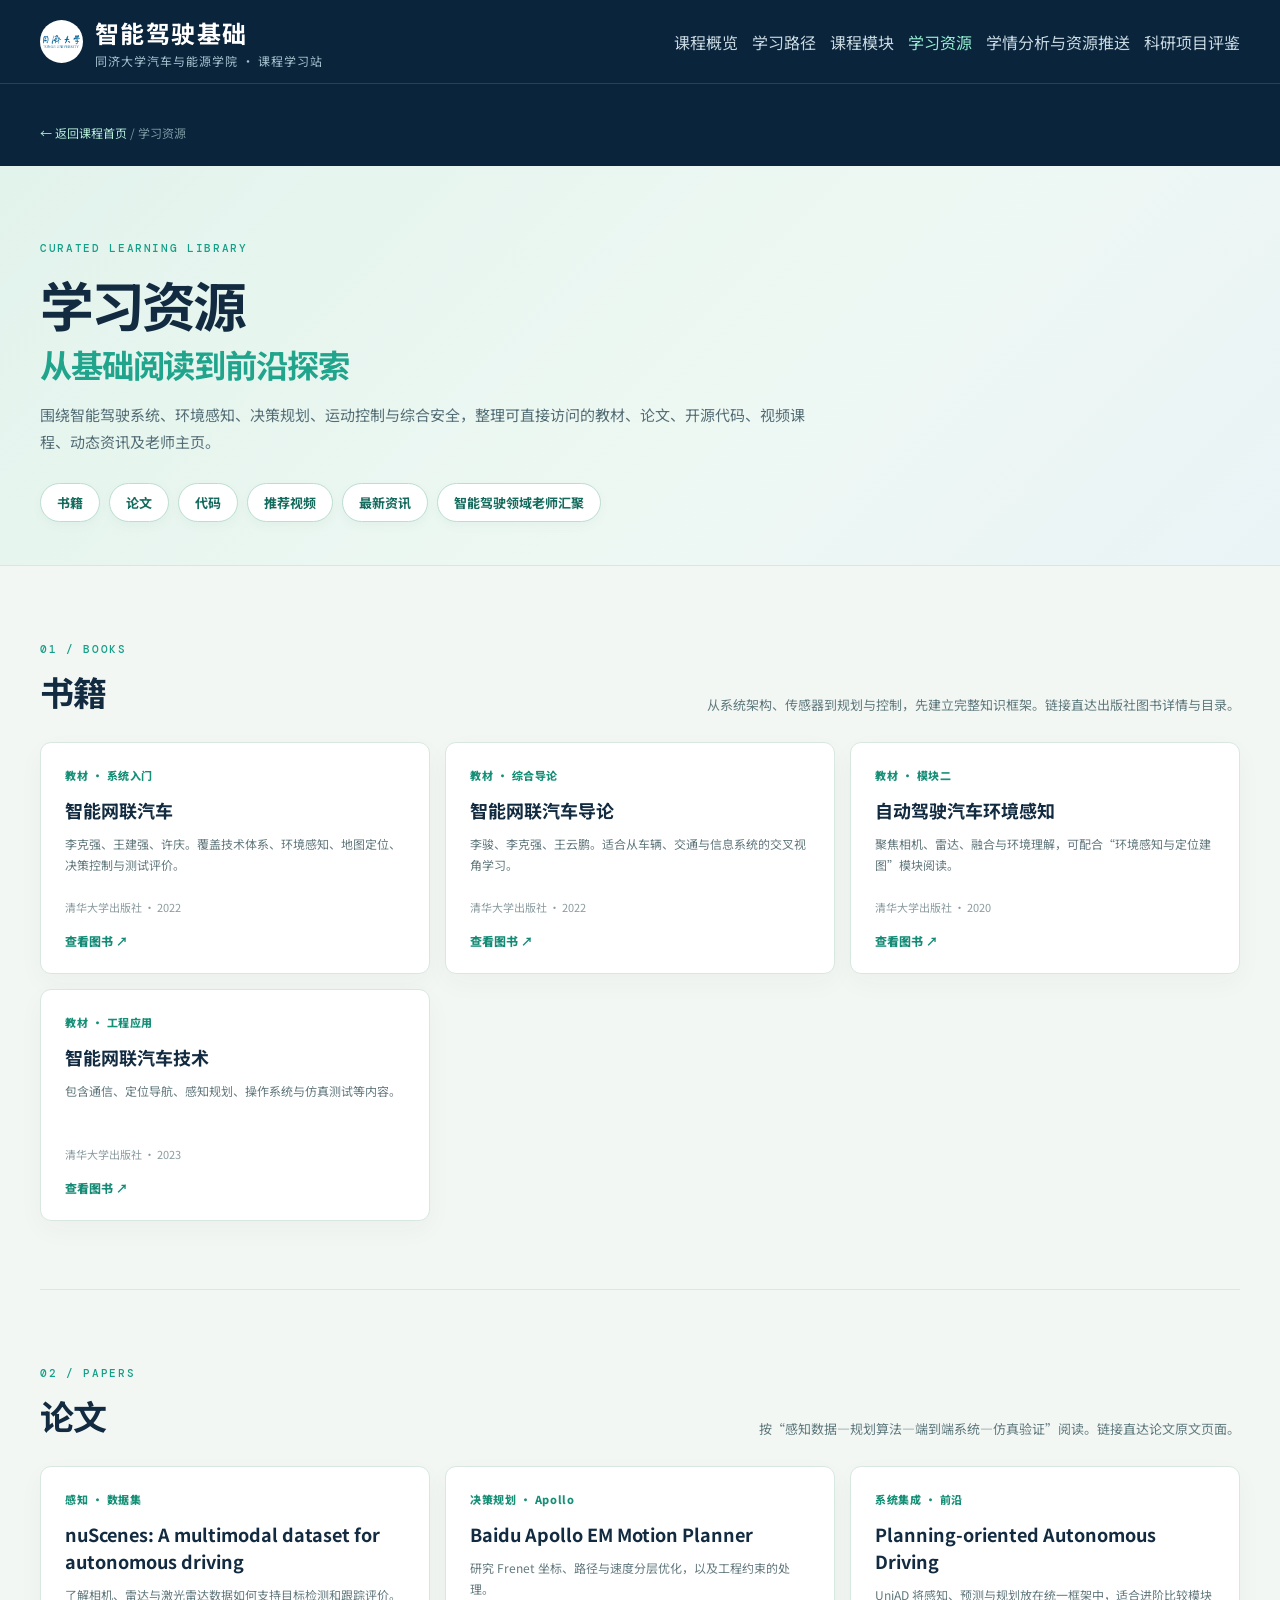
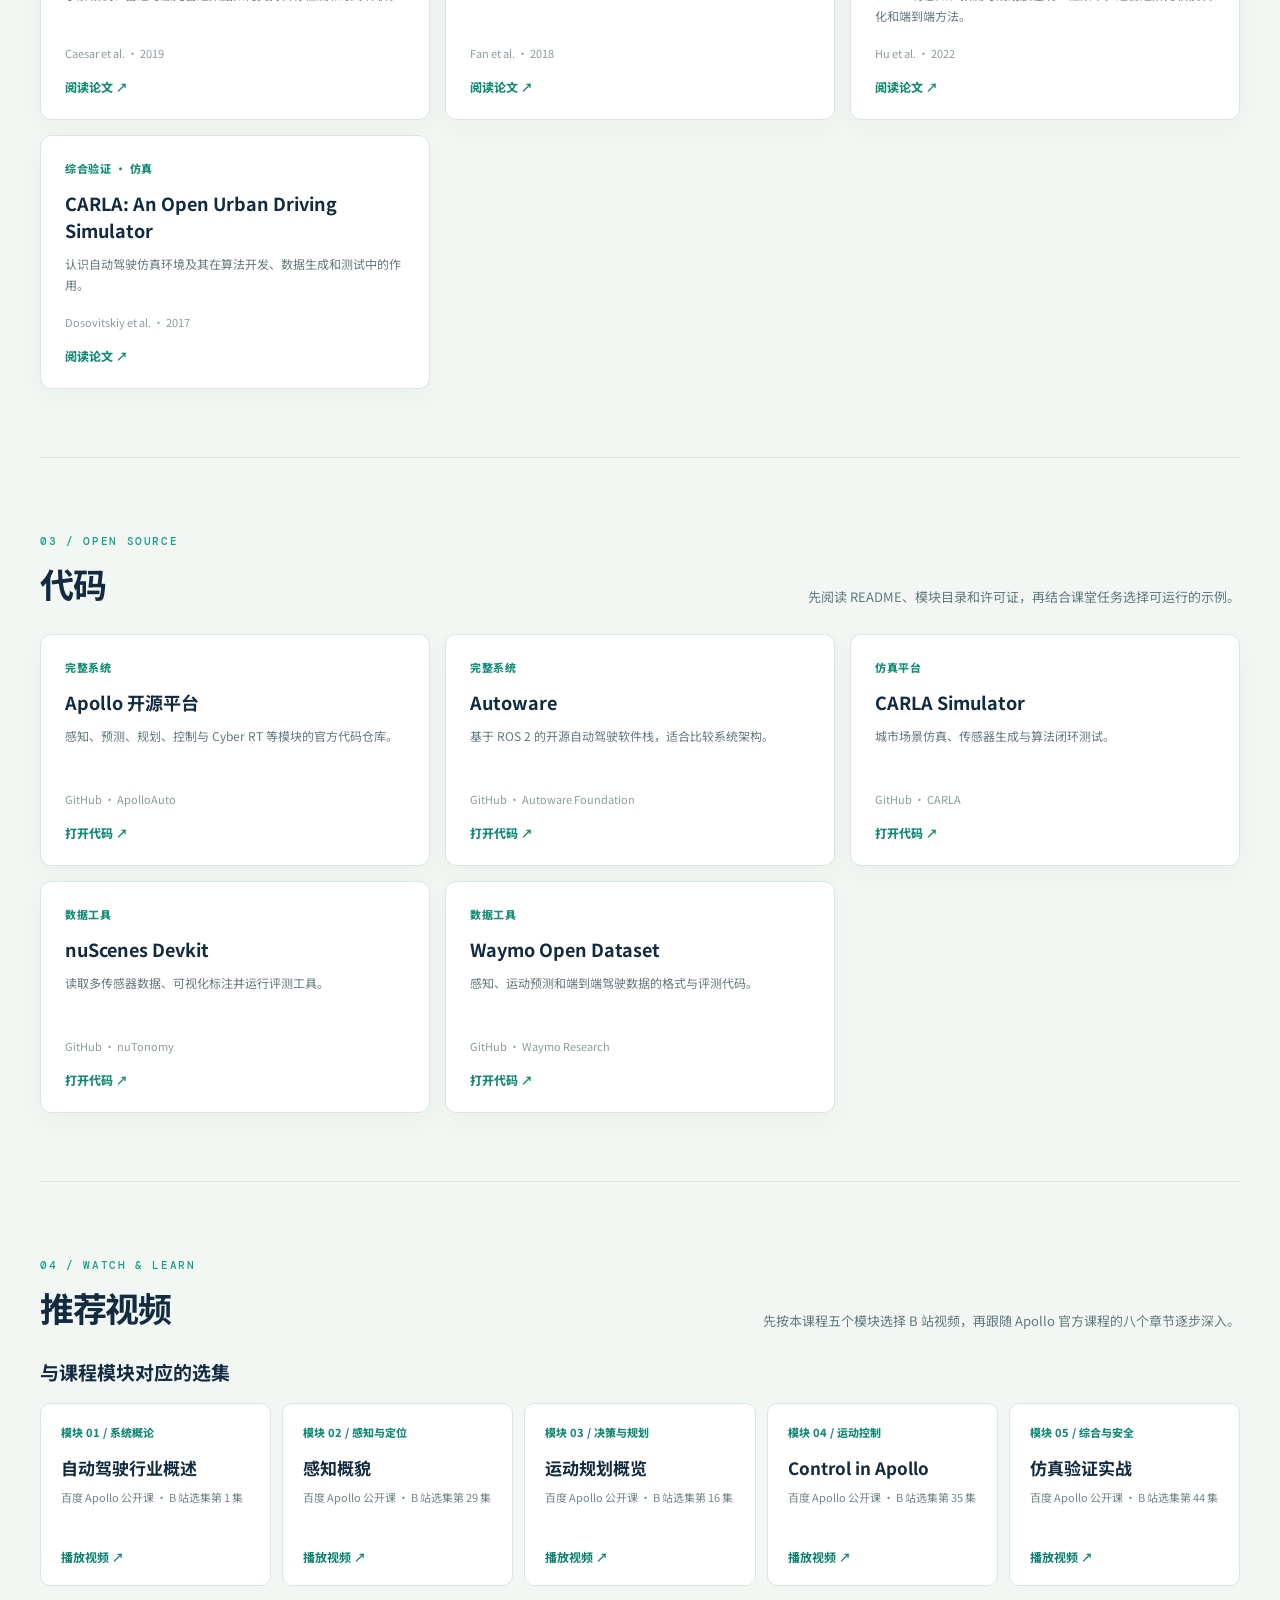
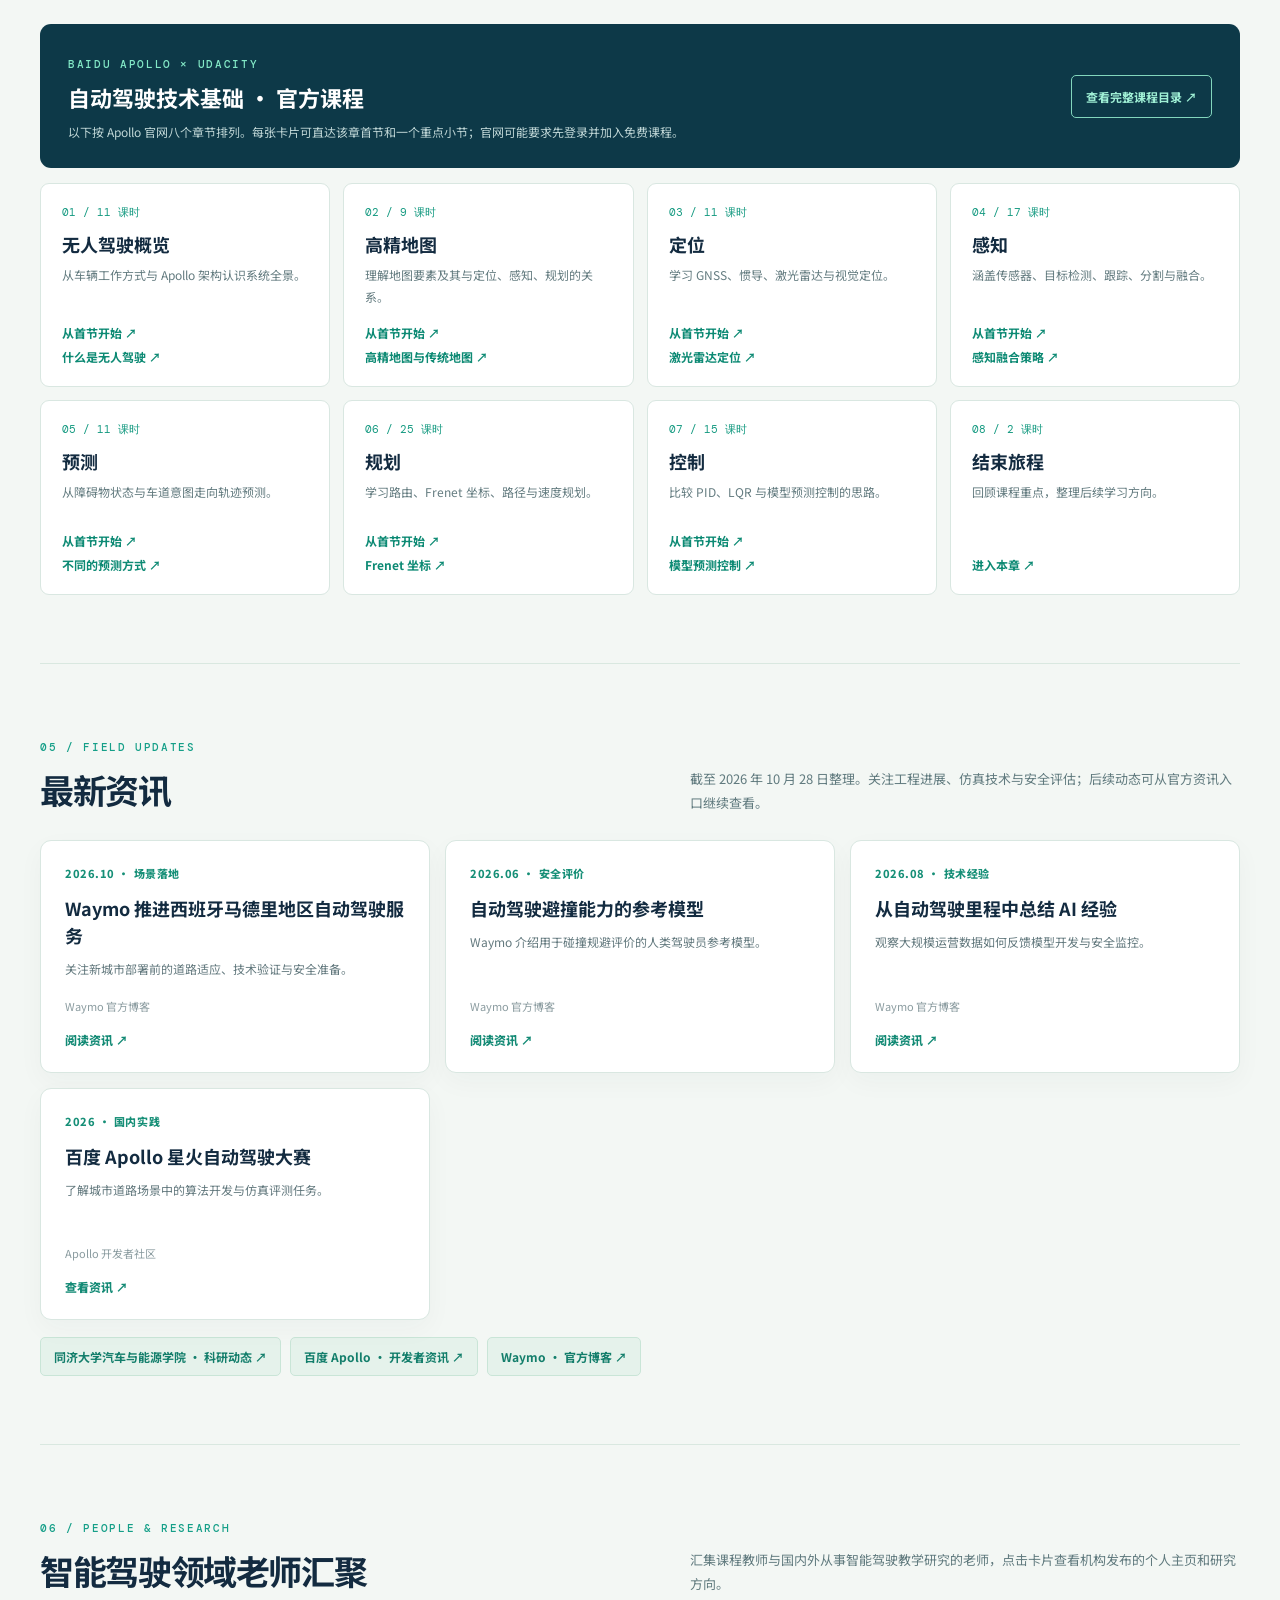
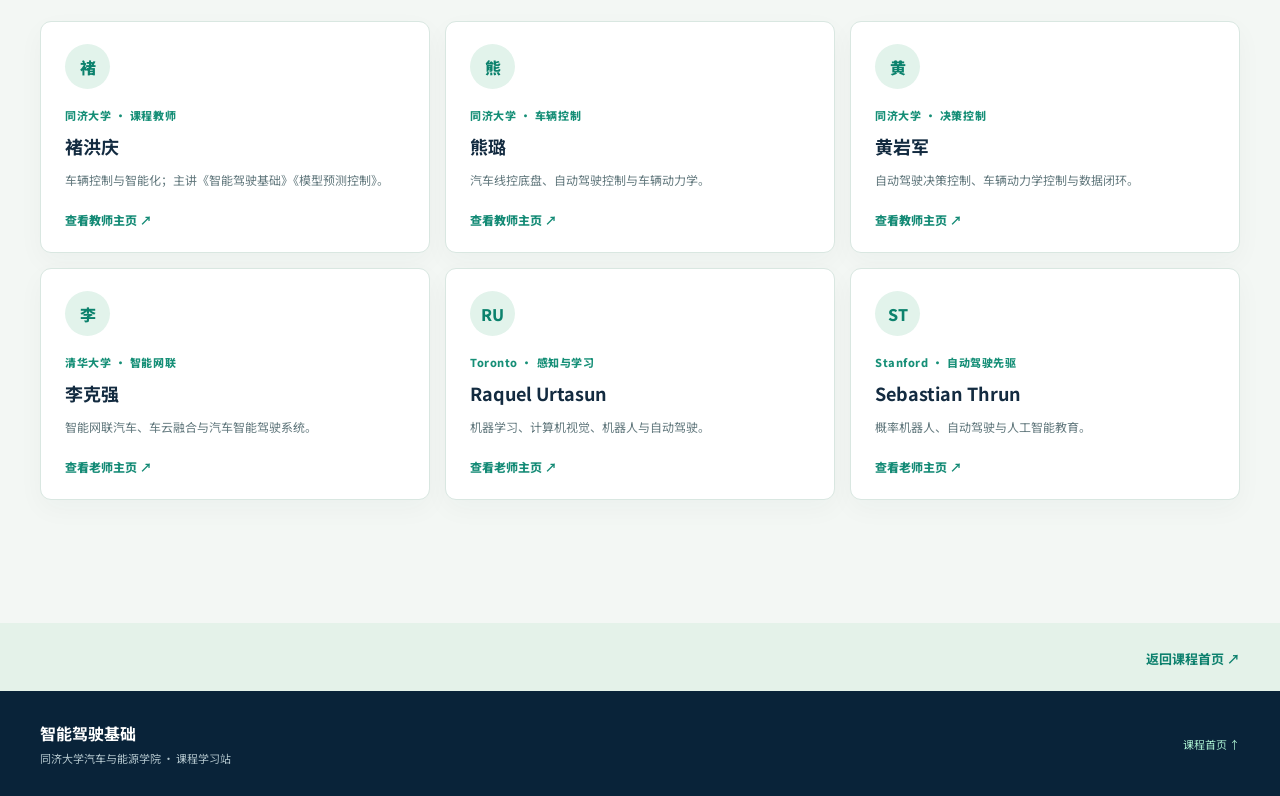
<file: resources.html>
<!doctype html>
<html lang="zh-CN">
<head>
  <meta charset="utf-8">
  <meta name="viewport" content="width=device-width,initial-scale=1">
  <meta name="theme-color" content="#0a243c">
  <meta name="description" content="智能驾驶基础课程资源：书籍、论文、代码、推荐视频、最新资讯与领域老师">
  <title>学习资源 · 智能驾驶基础</title>
  <link rel="icon" type="image/svg+xml" href="assets/favicon.svg">
  <link rel="stylesheet" href="styles.css">
  <script src="script.js" defer></script>
</head>
<body class="section-page resource-page">
<a class="skip-link" href="#main">跳转到内容</a>
<header class="site-header"><div class="shell header-inner">
  <a class="brand" href="index.html" aria-label="智能驾驶基础，返回首页"><img src="assets/tongji-logo.png" alt="同济大学校徽"><span><strong>智能驾驶基础</strong><small>同济大学汽车与能源学院 · 课程学习站</small></span></a>
  <button class="menu-toggle" type="button" aria-expanded="false" aria-controls="main-nav" aria-label="打开导航菜单"><span></span><span></span><span></span></button>
  <nav id="main-nav" class="main-nav" aria-label="主导航"><a href="overview.html">课程概览</a><a href="roadmap.html">学习路径</a><a href="modules.html">课程模块</a><a href="resources.html" aria-current="page">学习资源</a><a href="learning.html">学情分析与资源推送</a><a href="research.html">科研项目评鉴</a></nav>
</div></header>
<main id="main">
  <div class="section-page-banner"><div class="shell"><a href="index.html">← 返回课程首页</a><span> / 学习资源</span></div></div>
  <section class="resource-hero"><div class="shell">
    <span class="section-index">CURATED LEARNING LIBRARY</span>
    <h1>学习资源<span>从基础阅读到前沿探索</span></h1>
    <p>围绕智能驾驶系统、环境感知、决策规划、运动控制与综合安全，整理可直接访问的教材、论文、开源代码、视频课程、动态资讯及老师主页。</p>
    <nav class="resource-tabs" aria-label="资源分类">
      <a href="#books">书籍</a><a href="#papers">论文</a><a href="#code">代码</a><a href="#videos">推荐视频</a><a href="#news">最新资讯</a><a href="#experts">智能驾驶领域老师汇聚</a>
    </nav>
  </div></section>
  <div class="shell resource-library">
    <section class="library-section" id="books">
      <div class="library-heading"><div><span class="section-index">01 / BOOKS</span><h2>书籍</h2></div><p>从系统架构、传感器到规划与控制，先建立完整知识框架。链接直达出版社图书详情与目录。</p></div>
      <div class="library-grid">
        <a class="library-card" href="https://www.tup.tsinghua.edu.cn/bookscenter/book_09165001.html" target="_blank" rel="noopener noreferrer"><span class="library-kind">教材 · 系统入门</span><h3>智能网联汽车</h3><p>李克强、王建强、许庆。覆盖技术体系、环境感知、地图定位、决策控制与测试评价。</p><span class="library-meta">清华大学出版社 · 2022</span><span class="library-open">查看图书 ↗</span></a>
        <a class="library-card" href="https://www.tup.tsinghua.edu.cn/booksCenter/book_09660501.html" target="_blank" rel="noopener noreferrer"><span class="library-kind">教材 · 综合导论</span><h3>智能网联汽车导论</h3><p>李骏、李克强、王云鹏。适合从车辆、交通与信息系统的交叉视角学习。</p><span class="library-meta">清华大学出版社 · 2022</span><span class="library-open">查看图书 ↗</span></a>
        <a class="library-card" href="https://www.tup.tsinghua.edu.cn/bookscenter/book_08301201.html" target="_blank" rel="noopener noreferrer"><span class="library-kind">教材 · 模块二</span><h3>自动驾驶汽车环境感知</h3><p>聚焦相机、雷达、融合与环境理解，可配合“环境感知与定位建图”模块阅读。</p><span class="library-meta">清华大学出版社 · 2020</span><span class="library-open">查看图书 ↗</span></a>
        <a class="library-card" href="https://www.tup.tsinghua.edu.cn/bookscenter/book_09100101.html" target="_blank" rel="noopener noreferrer"><span class="library-kind">教材 · 工程应用</span><h3>智能网联汽车技术</h3><p>包含通信、定位导航、感知规划、操作系统与仿真测试等内容。</p><span class="library-meta">清华大学出版社 · 2023</span><span class="library-open">查看图书 ↗</span></a>
      </div>
    </section>
    <section class="library-section" id="papers">
      <div class="library-heading"><div><span class="section-index">02 / PAPERS</span><h2>论文</h2></div><p>按“感知数据—规划算法—端到端系统—仿真验证”阅读。链接直达论文原文页面。</p></div>
      <div class="library-grid">
        <a class="library-card" href="https://arxiv.org/abs/1903.11027" target="_blank" rel="noopener noreferrer"><span class="library-kind">感知 · 数据集</span><h3>nuScenes: A multimodal dataset for autonomous driving</h3><p>了解相机、雷达与激光雷达数据如何支持目标检测和跟踪评价。</p><span class="library-meta">Caesar et al. · 2019</span><span class="library-open">阅读论文 ↗</span></a>
        <a class="library-card" href="https://arxiv.org/abs/1807.08048" target="_blank" rel="noopener noreferrer"><span class="library-kind">决策规划 · Apollo</span><h3>Baidu Apollo EM Motion Planner</h3><p>研究 Frenet 坐标、路径与速度分层优化，以及工程约束的处理。</p><span class="library-meta">Fan et al. · 2018</span><span class="library-open">阅读论文 ↗</span></a>
        <a class="library-card" href="https://arxiv.org/abs/2212.10156" target="_blank" rel="noopener noreferrer"><span class="library-kind">系统集成 · 前沿</span><h3>Planning-oriented Autonomous Driving</h3><p>UniAD 将感知、预测与规划放在统一框架中，适合进阶比较模块化和端到端方法。</p><span class="library-meta">Hu et al. · 2022</span><span class="library-open">阅读论文 ↗</span></a>
        <a class="library-card" href="https://arxiv.org/abs/1711.03938" target="_blank" rel="noopener noreferrer"><span class="library-kind">综合验证 · 仿真</span><h3>CARLA: An Open Urban Driving Simulator</h3><p>认识自动驾驶仿真环境及其在算法开发、数据生成和测试中的作用。</p><span class="library-meta">Dosovitskiy et al. · 2017</span><span class="library-open">阅读论文 ↗</span></a>
      </div>
    </section>
    <section class="library-section" id="code">
      <div class="library-heading"><div><span class="section-index">03 / OPEN SOURCE</span><h2>代码</h2></div><p>先阅读 README、模块目录和许可证，再结合课堂任务选择可运行的示例。</p></div>
      <div class="library-grid">
        <a class="library-card" href="https://github.com/ApolloAuto/apollo" target="_blank" rel="noopener noreferrer"><span class="library-kind">完整系统</span><h3>Apollo 开源平台</h3><p>感知、预测、规划、控制与 Cyber RT 等模块的官方代码仓库。</p><span class="library-meta">GitHub · ApolloAuto</span><span class="library-open">打开代码 ↗</span></a>
        <a class="library-card" href="https://github.com/autowarefoundation/autoware" target="_blank" rel="noopener noreferrer"><span class="library-kind">完整系统</span><h3>Autoware</h3><p>基于 ROS 2 的开源自动驾驶软件栈，适合比较系统架构。</p><span class="library-meta">GitHub · Autoware Foundation</span><span class="library-open">打开代码 ↗</span></a>
        <a class="library-card" href="https://github.com/carla-simulator/carla" target="_blank" rel="noopener noreferrer"><span class="library-kind">仿真平台</span><h3>CARLA Simulator</h3><p>城市场景仿真、传感器生成与算法闭环测试。</p><span class="library-meta">GitHub · CARLA</span><span class="library-open">打开代码 ↗</span></a>
        <a class="library-card" href="https://github.com/nutonomy/nuscenes-devkit" target="_blank" rel="noopener noreferrer"><span class="library-kind">数据工具</span><h3>nuScenes Devkit</h3><p>读取多传感器数据、可视化标注并运行评测工具。</p><span class="library-meta">GitHub · nuTonomy</span><span class="library-open">打开代码 ↗</span></a>
        <a class="library-card" href="https://github.com/waymo-research/waymo-open-dataset" target="_blank" rel="noopener noreferrer"><span class="library-kind">数据工具</span><h3>Waymo Open Dataset</h3><p>感知、运动预测和端到端驾驶数据的格式与评测代码。</p><span class="library-meta">GitHub · Waymo Research</span><span class="library-open">打开代码 ↗</span></a>
      </div>
    </section>
    <section class="library-section" id="videos">
      <div class="library-heading"><div><span class="section-index">04 / WATCH & LEARN</span><h2>推荐视频</h2></div><p>先按本课程五个模块选择 B 站视频，再跟随 Apollo 官方课程的八个章节逐步深入。</p></div>
      <h3 class="library-subtitle">与课程模块对应的选集</h3>
      <div class="video-module-grid">
        <a class="video-module" href="https://www.bilibili.com/video/BV1iJ41177GE/?p=1" target="_blank" rel="noopener noreferrer"><span>模块 01 / 系统概论</span><strong>自动驾驶行业概述</strong><small>百度 Apollo 公开课 · B 站选集第 1 集</small><b>播放视频 ↗</b></a>
        <a class="video-module" href="https://www.bilibili.com/video/BV1iJ41177GE/?p=29" target="_blank" rel="noopener noreferrer"><span>模块 02 / 感知与定位</span><strong>感知概貌</strong><small>百度 Apollo 公开课 · B 站选集第 29 集</small><b>播放视频 ↗</b></a>
        <a class="video-module" href="https://www.bilibili.com/video/BV1iJ41177GE/?p=16" target="_blank" rel="noopener noreferrer"><span>模块 03 / 决策与规划</span><strong>运动规划概览</strong><small>百度 Apollo 公开课 · B 站选集第 16 集</small><b>播放视频 ↗</b></a>
        <a class="video-module" href="https://www.bilibili.com/video/BV1iJ41177GE/?p=35" target="_blank" rel="noopener noreferrer"><span>模块 04 / 运动控制</span><strong>Control in Apollo</strong><small>百度 Apollo 公开课 · B 站选集第 35 集</small><b>播放视频 ↗</b></a>
        <a class="video-module" href="https://www.bilibili.com/video/BV1iJ41177GE/?p=44" target="_blank" rel="noopener noreferrer"><span>模块 05 / 综合与安全</span><strong>仿真验证实战</strong><small>百度 Apollo 公开课 · B 站选集第 44 集</small><b>播放视频 ↗</b></a>
      </div>
      <div class="apollo-intro"><div><span class="section-index">BAIDU APOLLO × UDACITY</span><h3>自动驾驶技术基础 · 官方课程</h3><p>以下按 Apollo 官网八个章节排列。每张卡片可直达该章首节和一个重点小节；官网可能要求先登录并加入免费课程。</p></div><a href="https://apollo.baidu.com/community/online-course/1" target="_blank" rel="noopener noreferrer">查看完整课程目录 ↗</a></div>
      <div class="apollo-grid">
        <article class="apollo-chapter"><span>01 / 11 课时</span><h4>无人驾驶概览</h4><p>从车辆工作方式与 Apollo 架构认识系统全景。</p><div><a href="https://apollo.baidu.com/community/course/outline/1?activeId=116" target="_blank" rel="noopener noreferrer">从首节开始 ↗</a><a href="https://apollo.baidu.com/community/course/outline/1?activeId=118" target="_blank" rel="noopener noreferrer">什么是无人驾驶 ↗</a></div></article>
        <article class="apollo-chapter"><span>02 / 9 课时</span><h4>高精地图</h4><p>理解地图要素及其与定位、感知、规划的关系。</p><div><a href="https://apollo.baidu.com/community/course/outline/1?activeId=141" target="_blank" rel="noopener noreferrer">从首节开始 ↗</a><a href="https://apollo.baidu.com/community/course/outline/1?activeId=143" target="_blank" rel="noopener noreferrer">高精地图与传统地图 ↗</a></div></article>
        <article class="apollo-chapter"><span>03 / 11 课时</span><h4>定位</h4><p>学习 GNSS、惯导、激光雷达与视觉定位。</p><div><a href="https://apollo.baidu.com/community/course/outline/1?activeId=156" target="_blank" rel="noopener noreferrer">从首节开始 ↗</a><a href="https://apollo.baidu.com/community/course/outline/1?activeId=172" target="_blank" rel="noopener noreferrer">激光雷达定位 ↗</a></div></article>
        <article class="apollo-chapter"><span>04 / 17 课时</span><h4>感知</h4><p>涵盖传感器、目标检测、跟踪、分割与融合。</p><div><a href="https://apollo.baidu.com/community/course/outline/1?activeId=189" target="_blank" rel="noopener noreferrer">从首节开始 ↗</a><a href="https://apollo.baidu.com/community/course/outline/1?activeId=237" target="_blank" rel="noopener noreferrer">感知融合策略 ↗</a></div></article>
        <article class="apollo-chapter"><span>05 / 11 课时</span><h4>预测</h4><p>从障碍物状态与车道意图走向轨迹预测。</p><div><a href="https://apollo.baidu.com/community/course/outline/1?activeId=152" target="_blank" rel="noopener noreferrer">从首节开始 ↗</a><a href="https://apollo.baidu.com/community/course/outline/1?activeId=155" target="_blank" rel="noopener noreferrer">不同的预测方式 ↗</a></div></article>
        <article class="apollo-chapter"><span>06 / 25 课时</span><h4>规划</h4><p>学习路由、Frenet 坐标、路径与速度规划。</p><div><a href="https://apollo.baidu.com/community/course/outline/1?activeId=170" target="_blank" rel="noopener noreferrer">从首节开始 ↗</a><a href="https://apollo.baidu.com/community/course/outline/1?activeId=191" target="_blank" rel="noopener noreferrer">Frenet 坐标 ↗</a></div></article>
        <article class="apollo-chapter"><span>07 / 15 课时</span><h4>控制</h4><p>比较 PID、LQR 与模型预测控制的思路。</p><div><a href="https://apollo.baidu.com/community/course/outline/1?activeId=207" target="_blank" rel="noopener noreferrer">从首节开始 ↗</a><a href="https://apollo.baidu.com/community/course/outline/1?activeId=217" target="_blank" rel="noopener noreferrer">模型预测控制 ↗</a></div></article>
        <article class="apollo-chapter"><span>08 / 2 课时</span><h4>结束旅程</h4><p>回顾课程重点，整理后续学习方向。</p><div><a href="https://apollo.baidu.com/community/course/outline/1?activeId=224" target="_blank" rel="noopener noreferrer">进入本章 ↗</a></div></article>
      </div>
    </section>
    <section class="library-section" id="news">
      <div class="library-heading"><div><span class="section-index">05 / FIELD UPDATES</span><h2>最新资讯</h2></div><p>截至 2026 年 10 月 28 日整理。关注工程进展、仿真技术与安全评估；后续动态可从官方资讯入口继续查看。</p></div>
      <div class="library-grid">
        <a class="library-card" href="https://waymo.com/blog/2026/10/waymo-in-madrid-region/" target="_blank" rel="noopener noreferrer"><span class="library-kind">2026.10 · 场景落地</span><h3>Waymo 推进西班牙马德里地区自动驾驶服务</h3><p>关注新城市部署前的道路适应、技术验证与安全准备。</p><span class="library-meta">Waymo 官方博客</span><span class="library-open">阅读资讯 ↗</span></a>
        <a class="library-card" href="https://waymo.com/blog/2026/06/reference-driver/" target="_blank" rel="noopener noreferrer"><span class="library-kind">2026.06 · 安全评价</span><h3>自动驾驶避撞能力的参考模型</h3><p>Waymo 介绍用于碰撞规避评价的人类驾驶员参考模型。</p><span class="library-meta">Waymo 官方博客</span><span class="library-open">阅读资讯 ↗</span></a>
        <a class="library-card" href="https://waymo.com/blog/2026/08/10ailessons/" target="_blank" rel="noopener noreferrer"><span class="library-kind">2026.08 · 技术经验</span><h3>从自动驾驶里程中总结 AI 经验</h3><p>观察大规模运营数据如何反馈模型开发与安全监控。</p><span class="library-meta">Waymo 官方博客</span><span class="library-open">阅读资讯 ↗</span></a>
        <a class="library-card" href="https://apollo.baidu.com/community/competition/70" target="_blank" rel="noopener noreferrer"><span class="library-kind">2026 · 国内实践</span><h3>百度 Apollo 星火自动驾驶大赛</h3><p>了解城市道路场景中的算法开发与仿真评测任务。</p><span class="library-meta">Apollo 开发者社区</span><span class="library-open">查看资讯 ↗</span></a>
      </div>
      <div class="news-feeds"><a href="https://auto.tongji.edu.cn/kxyj/zxdt.htm" target="_blank" rel="noopener noreferrer">同济大学汽车与能源学院 · 科研动态 ↗</a><a href="https://apollo.baidu.com/community/article" target="_blank" rel="noopener noreferrer">百度 Apollo · 开发者资讯 ↗</a><a href="https://waymo.com/blog/" target="_blank" rel="noopener noreferrer">Waymo · 官方博客 ↗</a></div>
    </section>
    <section class="library-section" id="experts">
      <div class="library-heading"><div><span class="section-index">06 / PEOPLE & RESEARCH</span><h2>智能驾驶领域老师汇聚</h2></div><p>汇集课程教师与国内外从事智能驾驶教学研究的老师，点击卡片查看机构发布的个人主页和研究方向。</p></div>
      <div class="library-grid expert-grid">
        <a class="library-card expert-card" href="https://auto.tongji.edu.cn/info/1147/9681.htm" target="_blank" rel="noopener noreferrer"><span class="expert-initial">褚</span><span class="library-kind">同济大学 · 课程教师</span><h3>褚洪庆</h3><p>车辆控制与智能化；主讲《智能驾驶基础》《模型预测控制》。</p><span class="library-open">查看教师主页 ↗</span></a>
        <a class="library-card expert-card" href="https://auto.tongji.edu.cn/info/1153/6446.htm" target="_blank" rel="noopener noreferrer"><span class="expert-initial">熊</span><span class="library-kind">同济大学 · 车辆控制</span><h3>熊璐</h3><p>汽车线控底盘、自动驾驶控制与车辆动力学。</p><span class="library-open">查看教师主页 ↗</span></a>
        <a class="library-card expert-card" href="https://auto.tongji.edu.cn/info/1146/8712.htm" target="_blank" rel="noopener noreferrer"><span class="expert-initial">黄</span><span class="library-kind">同济大学 · 决策控制</span><h3>黄岩军</h3><p>自动驾驶决策控制、车辆动力学控制与数据闭环。</p><span class="library-open">查看教师主页 ↗</span></a>
        <a class="library-card expert-card" href="https://www.iail.tsinghua.edu.cn/tdjs/zjtd/8fb58a78ab7d4ca1a1f68abc410bf212.htm" target="_blank" rel="noopener noreferrer"><span class="expert-initial">李</span><span class="library-kind">清华大学 · 智能网联</span><h3>李克强</h3><p>智能网联汽车、车云融合与汽车智能驾驶系统。</p><span class="library-open">查看老师主页 ↗</span></a>
        <a class="library-card expert-card" href="https://www.cs.toronto.edu/~urtasun/" target="_blank" rel="noopener noreferrer"><span class="expert-initial">RU</span><span class="library-kind">Toronto · 感知与学习</span><h3>Raquel Urtasun</h3><p>机器学习、计算机视觉、机器人与自动驾驶。</p><span class="library-open">查看老师主页 ↗</span></a>
        <a class="library-card expert-card" href="https://web.stanford.edu/~thrun/" target="_blank" rel="noopener noreferrer"><span class="expert-initial">ST</span><span class="library-kind">Stanford · 自动驾驶先驱</span><h3>Sebastian Thrun</h3><p>概率机器人、自动驾驶与人工智能教育。</p><span class="library-open">查看老师主页 ↗</span></a>
      </div>
    </section>
  </div>
  <div class="section-page-end"><div class="shell"><a href="index.html">返回课程首页 ↗</a></div></div>
</main>
<footer class="site-footer"><div class="shell footer-inner"><div><strong>智能驾驶基础</strong><span>同济大学汽车与能源学院 · 课程学习站</span></div><a href="index.html">课程首页 ↑</a></div></footer>
<!-- 智能驾驶基础课程 AI 智能体 -->
<script src="https://agent.tongji.edu.cn/resources/product/llm/public/sdk/embedLite.js"></script>
<script>
  new HiagentWebSDK.WebLiteClient({
    appKey: "dbgts17710990jnp4nag",
    baseUrl: "https://agent.tongji.edu.cn",
    variables: {},
  });
</script>
</body>
</html>
</file>
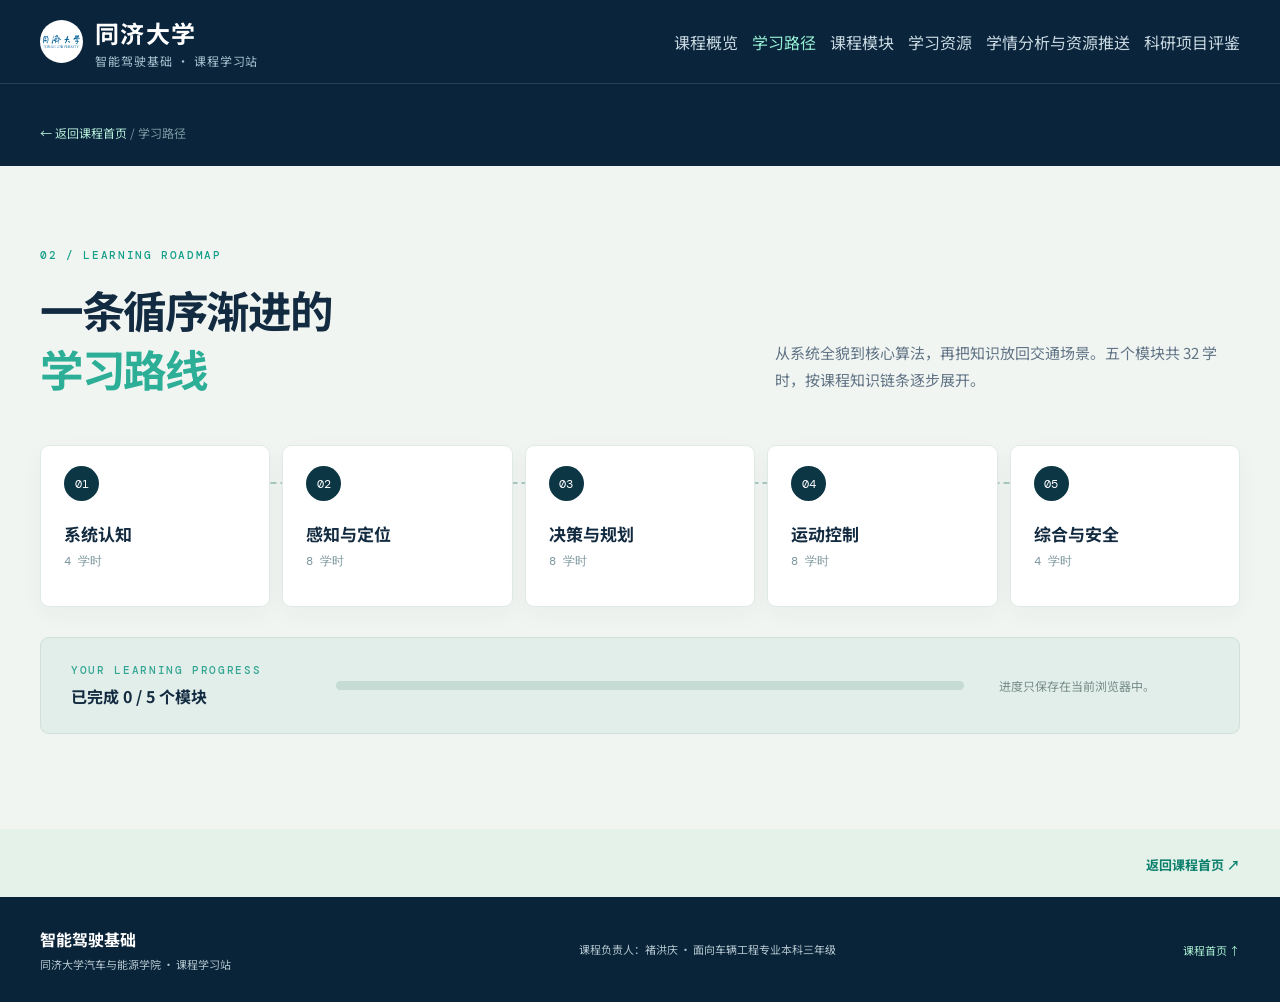
<file: roadmap.html>
<!doctype html>
<html lang="zh-CN"><head><meta charset="utf-8"><meta name="viewport" content="width=device-width,initial-scale=1"><meta name="theme-color" content="#0a243c"><meta name="description" content="智能驾驶基础课程 · 学习路径"><title>学习路径 · 智能驾驶基础</title><link rel="icon" type="image/svg+xml" href="assets/favicon.svg"><link rel="stylesheet" href="styles.css"><script src="script.js" defer></script></head>
<body class="section-page"><a class="skip-link" href="#main">跳转到内容</a><header class="site-header"><div class="shell header-inner"><a class="brand" href="index.html" aria-label="智能驾驶基础，返回首页"><img src="assets/tongji-logo.png" alt="同济大学校徽"><span><strong>同济大学</strong><small>智能驾驶基础 · 课程学习站</small></span></a><button class="menu-toggle" type="button" aria-expanded="false" aria-controls="main-nav" aria-label="打开导航菜单"><span></span><span></span><span></span></button><nav id="main-nav" class="main-nav" aria-label="主导航"><a href="overview.html">课程概览</a><a href="roadmap.html" aria-current="page">学习路径</a><a href="modules.html">课程模块</a><a href="resources.html">学习资源</a><a href="learning.html">学情分析与资源推送</a><a href="research.html">科研项目评鉴</a></nav></div></header>
<main id="main"><div class="section-page-banner"><div class="shell"><a href="index.html">← 返回课程首页</a><span> / 学习路径</span></div></div><section class="section roadmap" id="roadmap" aria-labelledby="roadmap-title"><div class="shell">
      <div class="section-heading compact"><div><span class="section-index">02 / LEARNING ROADMAP</span><h2 id="roadmap-title">一条循序渐进的<br><em>学习路线</em></h2></div><p>从系统全貌到核心算法，再把知识放回交通场景。五个模块共 32 学时，按课程知识链条逐步展开。</p></div>
      <div class="roadmap-track" aria-label="五个学习模块">
        <a href="modules/01-system.html"><span>01</span><strong>系统认知</strong><small>4 学时</small></a><a href="modules/02-perception.html"><span>02</span><strong>感知与定位</strong><small>8 学时</small></a><a href="modules/03-planning.html"><span>03</span><strong>决策与规划</strong><small>8 学时</small></a><a href="modules/04-control.html"><span>04</span><strong>运动控制</strong><small>8 学时</small></a><a href="modules/05-integration.html"><span>05</span><strong>综合与安全</strong><small>4 学时</small></a>
      </div>
      <div class="progress-card"><div><span class="mini-label">YOUR LEARNING PROGRESS</span><strong id="progress-text">已完成 0 / 5 个模块</strong></div><div class="progress-track" role="progressbar" aria-label="学习进度" aria-valuemin="0" aria-valuemax="5" aria-valuenow="0"><span id="progress-fill"></span></div><small>进度只保存在当前浏览器中。</small></div>
    </div></section><div class="section-page-end"><div class="shell"><a href="index.html">返回课程首页 ↗</a></div></div></main><footer class="site-footer"><div class="shell footer-inner"><div><strong>智能驾驶基础</strong><span>同济大学汽车与能源学院 · 课程学习站</span></div><p>课程负责人：褚洪庆 · 面向车辆工程专业本科三年级</p><a href="index.html">课程首页 ↑</a></div></footer><!-- 智能驾驶基础课程 AI 智能体 -->
<script src="https://agent.tongji.edu.cn/resources/product/llm/public/sdk/embedLite.js"></script>
<script>
  new HiagentWebSDK.WebLiteClient({
    appKey: "dbgts17710990jnp4nag",
    baseUrl: "https://agent.tongji.edu.cn",
    variables: {},
  });
</script>
</body></html>
</file>
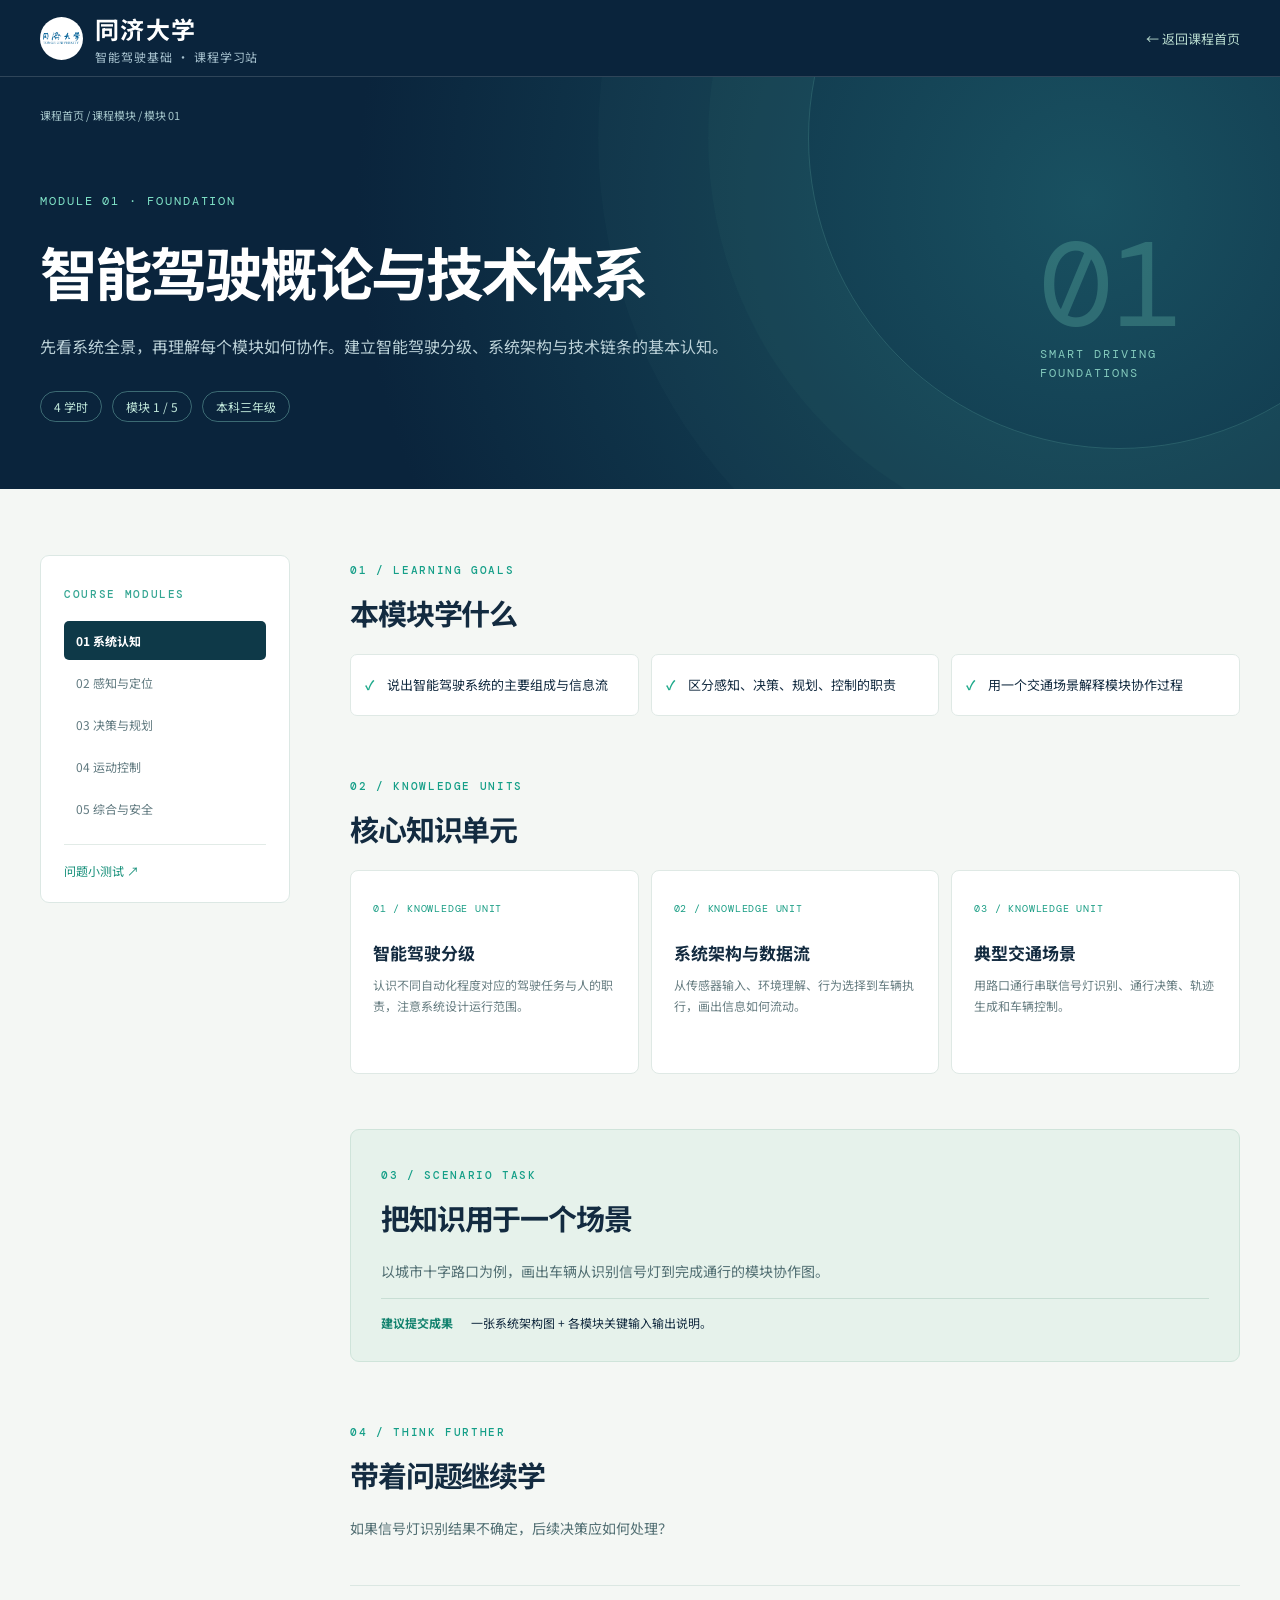
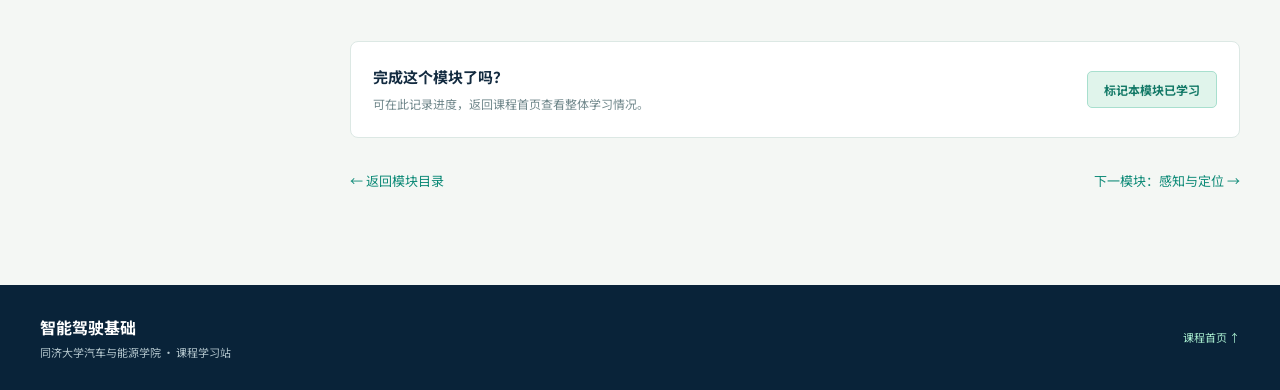
<file: modules/01-system.html>
<!doctype html>
<html lang="zh-CN"><head><meta charset="utf-8"><meta name="viewport" content="width=device-width,initial-scale=1"><meta name="theme-color" content="#0a243c"><meta name="description" content="智能驾驶基础课程 · 智能驾驶概论与技术体系"><title>智能驾驶概论与技术体系 · 智能驾驶基础</title><link rel="icon" type="image/svg+xml" href="../assets/favicon.svg"><link rel="stylesheet" href="../styles.css"><script src="../module-page.js" defer></script></head>
<body class="lesson-page"><a class="skip-link" href="#lesson-main">跳转到模块内容</a><header class="lesson-header"><div class="shell lesson-header-inner"><a class="brand" href="../index.html"><img src="../assets/tongji-logo.png" alt="同济大学校徽"><span><strong>同济大学</strong><small>智能驾驶基础 · 课程学习站</small></span></a><a class="back-home" href="../index.html#modules">← 返回课程首页</a></div></header>
<main id="lesson-main"><section class="lesson-hero"><div class="shell"><div class="lesson-breadcrumb"><a href="../index.html">课程首页</a><span> / </span><a href="../index.html#modules">课程模块</a><span> / 模块 01</span></div><div class="lesson-hero-grid"><div><span class="lesson-kicker">MODULE 01 · FOUNDATION</span><h1>智能驾驶概论与技术体系</h1><p>先看系统全景，再理解每个模块如何协作。建立智能驾驶分级、系统架构与技术链条的基本认知。</p><div class="lesson-meta"><span>4 学时</span><span>模块 1 / 5</span><span>本科三年级</span></div></div><div class="lesson-hero-mark" aria-hidden="true">01<span>SMART DRIVING<br>FOUNDATIONS</span></div></div></div></section>
<div class="shell lesson-main-grid"><aside class="lesson-side"><span class="mini-label">COURSE MODULES</span><nav aria-label="模块导航"><a href="01-system.html" aria-current=page>01 系统认知</a><a href="02-perception.html" >02 感知与定位</a><a href="03-planning.html" >03 决策与规划</a><a href="04-control.html" >04 运动控制</a><a href="05-integration.html" >05 综合与安全</a></nav><a class="side-quiz-link" href="../learning.html#mini-test">问题小测试 ↗</a></aside><div class="lesson-content"><section class="lesson-block"><span class="section-index">01 / LEARNING GOALS</span><h2>本模块学什么</h2><ul class="lesson-goals"><li>说出智能驾驶系统的主要组成与信息流</li><li>区分感知、决策、规划、控制的职责</li><li>用一个交通场景解释模块协作过程</li></ul></section><section class="lesson-block"><span class="section-index">02 / KNOWLEDGE UNITS</span><h2>核心知识单元</h2><div class="lesson-card-grid"><article class="lesson-card"><span>01 / KNOWLEDGE UNIT</span><h3>智能驾驶分级</h3><p>认识不同自动化程度对应的驾驶任务与人的职责，注意系统设计运行范围。</p></article><article class="lesson-card"><span>02 / KNOWLEDGE UNIT</span><h3>系统架构与数据流</h3><p>从传感器输入、环境理解、行为选择到车辆执行，画出信息如何流动。</p></article><article class="lesson-card"><span>03 / KNOWLEDGE UNIT</span><h3>典型交通场景</h3><p>用路口通行串联信号灯识别、通行决策、轨迹生成和车辆控制。</p></article></div></section><section class="lesson-block task-block"><span class="section-index">03 / SCENARIO TASK</span><h2>把知识用于一个场景</h2><p>以城市十字路口为例，画出车辆从识别信号灯到完成通行的模块协作图。</p><div class="task-output"><strong>建议提交成果</strong><span>一张系统架构图 + 各模块关键输入输出说明。</span></div></section><section class="lesson-block reflection-block"><span class="section-index">04 / THINK FURTHER</span><h2>带着问题继续学</h2><p>如果信号灯识别结果不确定，后续决策应如何处理？</p></section><div class="lesson-complete"><div><strong>完成这个模块了吗？</strong><p>可在此记录进度，返回课程首页查看整体学习情况。</p></div><button type="button" class="complete-button" data-module-complete="0" aria-pressed="false">标记本模块已学习</button></div><nav class="lesson-next" aria-label="上一模块和下一模块"><a href="../index.html#modules">← 返回模块目录</a><a href="02-perception.html">下一模块：感知与定位 →</a></nav></div></div></main><footer class="site-footer"><div class="shell footer-inner"><div><strong>智能驾驶基础</strong><span>同济大学汽车与能源学院 · 课程学习站</span></div><a href="../index.html">课程首页 ↑</a></div></footer><!-- 智能驾驶基础课程 AI 智能体 -->
<script src="https://agent.tongji.edu.cn/resources/product/llm/public/sdk/embedLite.js"></script>
<script>
  new HiagentWebSDK.WebLiteClient({
    appKey: "dbgts17710990jnp4nag",
    baseUrl: "https://agent.tongji.edu.cn",
    variables: {},
  });
</script>
</body></html>
</file>
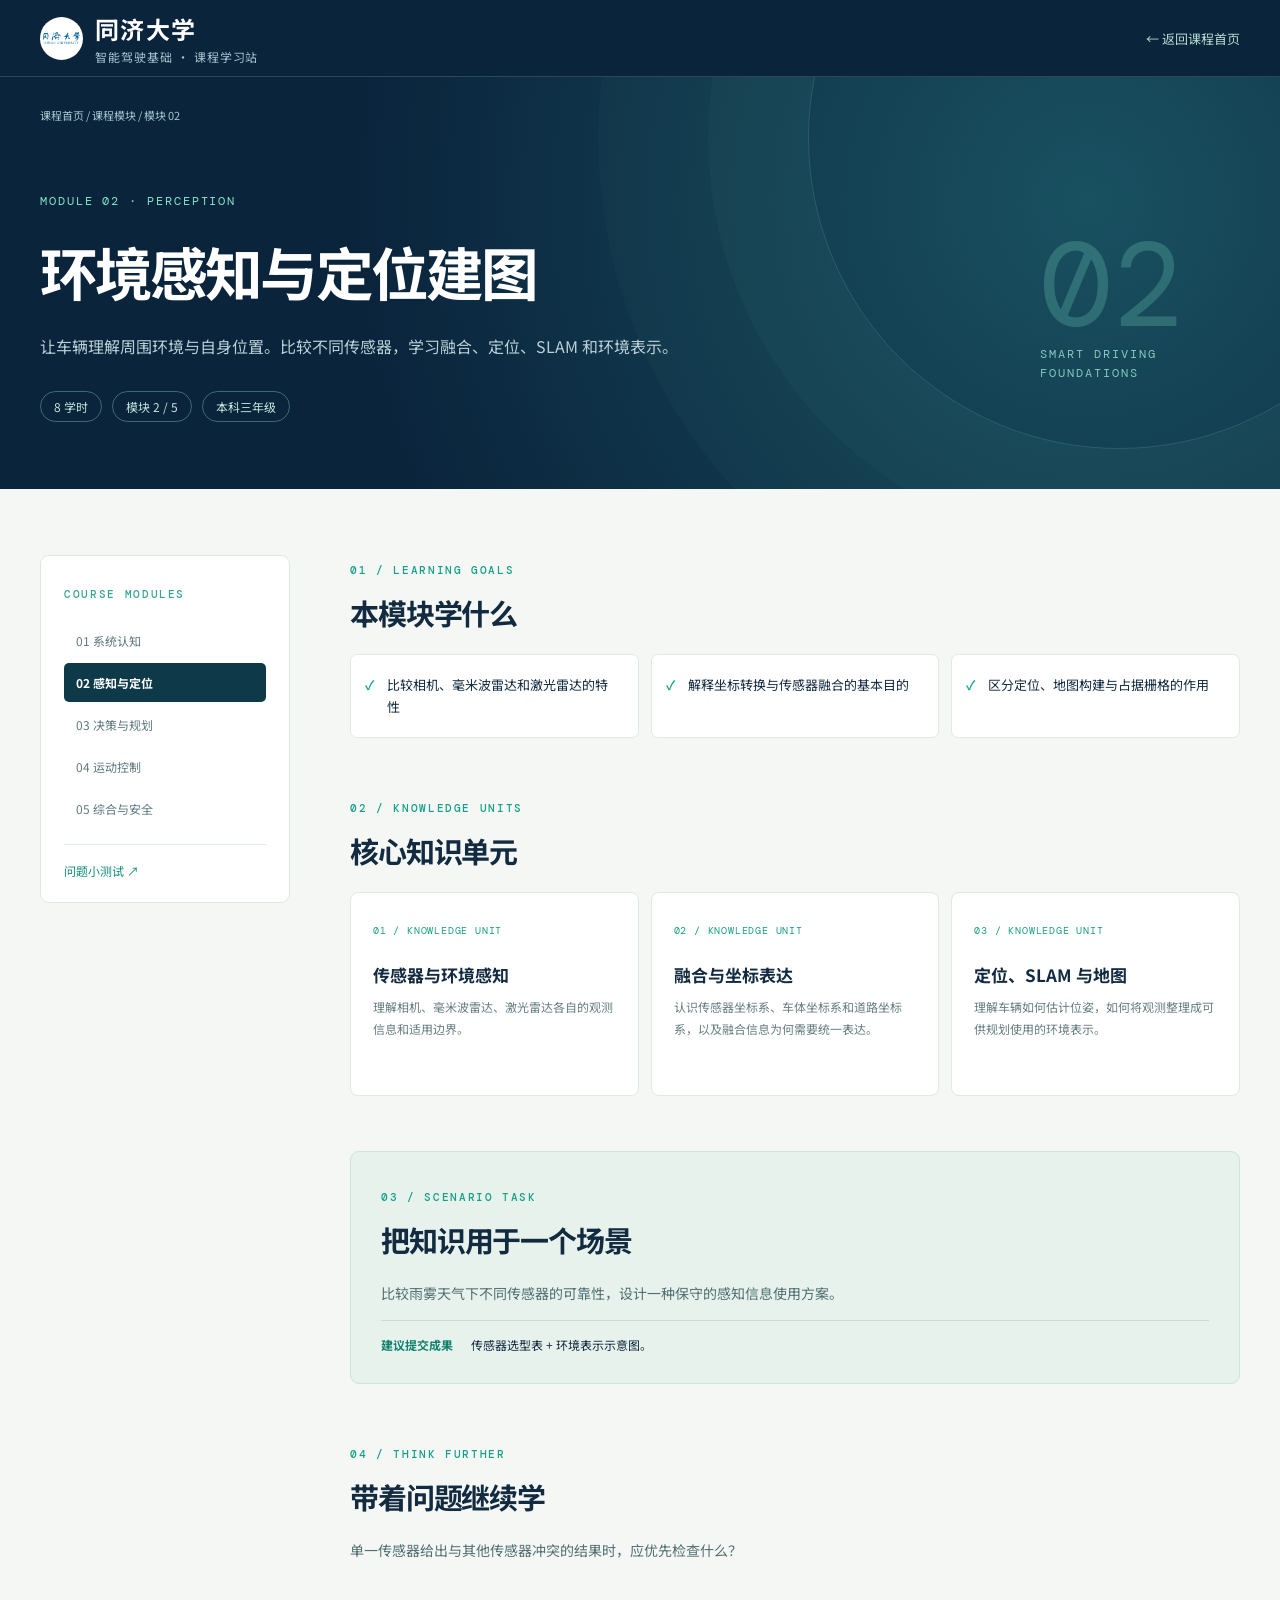
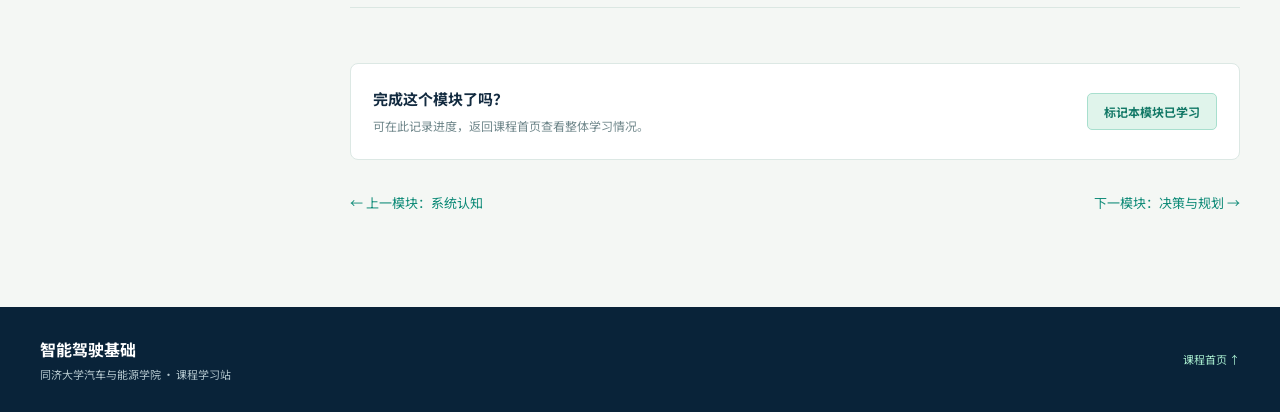
<file: modules/02-perception.html>
<!doctype html>
<html lang="zh-CN"><head><meta charset="utf-8"><meta name="viewport" content="width=device-width,initial-scale=1"><meta name="theme-color" content="#0a243c"><meta name="description" content="智能驾驶基础课程 · 环境感知与定位建图"><title>环境感知与定位建图 · 智能驾驶基础</title><link rel="icon" type="image/svg+xml" href="../assets/favicon.svg"><link rel="stylesheet" href="../styles.css"><script src="../module-page.js" defer></script></head>
<body class="lesson-page"><a class="skip-link" href="#lesson-main">跳转到模块内容</a><header class="lesson-header"><div class="shell lesson-header-inner"><a class="brand" href="../index.html"><img src="../assets/tongji-logo.png" alt="同济大学校徽"><span><strong>同济大学</strong><small>智能驾驶基础 · 课程学习站</small></span></a><a class="back-home" href="../index.html#modules">← 返回课程首页</a></div></header>
<main id="lesson-main"><section class="lesson-hero"><div class="shell"><div class="lesson-breadcrumb"><a href="../index.html">课程首页</a><span> / </span><a href="../index.html#modules">课程模块</a><span> / 模块 02</span></div><div class="lesson-hero-grid"><div><span class="lesson-kicker">MODULE 02 · PERCEPTION</span><h1>环境感知与定位建图</h1><p>让车辆理解周围环境与自身位置。比较不同传感器，学习融合、定位、SLAM 和环境表示。</p><div class="lesson-meta"><span>8 学时</span><span>模块 2 / 5</span><span>本科三年级</span></div></div><div class="lesson-hero-mark" aria-hidden="true">02<span>SMART DRIVING<br>FOUNDATIONS</span></div></div></div></section>
<div class="shell lesson-main-grid"><aside class="lesson-side"><span class="mini-label">COURSE MODULES</span><nav aria-label="模块导航"><a href="01-system.html" >01 系统认知</a><a href="02-perception.html" aria-current=page>02 感知与定位</a><a href="03-planning.html" >03 决策与规划</a><a href="04-control.html" >04 运动控制</a><a href="05-integration.html" >05 综合与安全</a></nav><a class="side-quiz-link" href="../learning.html#mini-test">问题小测试 ↗</a></aside><div class="lesson-content"><section class="lesson-block"><span class="section-index">01 / LEARNING GOALS</span><h2>本模块学什么</h2><ul class="lesson-goals"><li>比较相机、毫米波雷达和激光雷达的特性</li><li>解释坐标转换与传感器融合的基本目的</li><li>区分定位、地图构建与占据栅格的作用</li></ul></section><section class="lesson-block"><span class="section-index">02 / KNOWLEDGE UNITS</span><h2>核心知识单元</h2><div class="lesson-card-grid"><article class="lesson-card"><span>01 / KNOWLEDGE UNIT</span><h3>传感器与环境感知</h3><p>理解相机、毫米波雷达、激光雷达各自的观测信息和适用边界。</p></article><article class="lesson-card"><span>02 / KNOWLEDGE UNIT</span><h3>融合与坐标表达</h3><p>认识传感器坐标系、车体坐标系和道路坐标系，以及融合信息为何需要统一表达。</p></article><article class="lesson-card"><span>03 / KNOWLEDGE UNIT</span><h3>定位、SLAM 与地图</h3><p>理解车辆如何估计位姿，如何将观测整理成可供规划使用的环境表示。</p></article></div></section><section class="lesson-block task-block"><span class="section-index">03 / SCENARIO TASK</span><h2>把知识用于一个场景</h2><p>比较雨雾天气下不同传感器的可靠性，设计一种保守的感知信息使用方案。</p><div class="task-output"><strong>建议提交成果</strong><span>传感器选型表 + 环境表示示意图。</span></div></section><section class="lesson-block reflection-block"><span class="section-index">04 / THINK FURTHER</span><h2>带着问题继续学</h2><p>单一传感器给出与其他传感器冲突的结果时，应优先检查什么？</p></section><div class="lesson-complete"><div><strong>完成这个模块了吗？</strong><p>可在此记录进度，返回课程首页查看整体学习情况。</p></div><button type="button" class="complete-button" data-module-complete="1" aria-pressed="false">标记本模块已学习</button></div><nav class="lesson-next" aria-label="上一模块和下一模块"><a href="01-system.html">← 上一模块：系统认知</a><a href="03-planning.html">下一模块：决策与规划 →</a></nav></div></div></main><footer class="site-footer"><div class="shell footer-inner"><div><strong>智能驾驶基础</strong><span>同济大学汽车与能源学院 · 课程学习站</span></div><a href="../index.html">课程首页 ↑</a></div></footer><!-- 智能驾驶基础课程 AI 智能体 -->
<script src="https://agent.tongji.edu.cn/resources/product/llm/public/sdk/embedLite.js"></script>
<script>
  new HiagentWebSDK.WebLiteClient({
    appKey: "dbgts17710990jnp4nag",
    baseUrl: "https://agent.tongji.edu.cn",
    variables: {},
  });
</script>
</body></html>
</file>
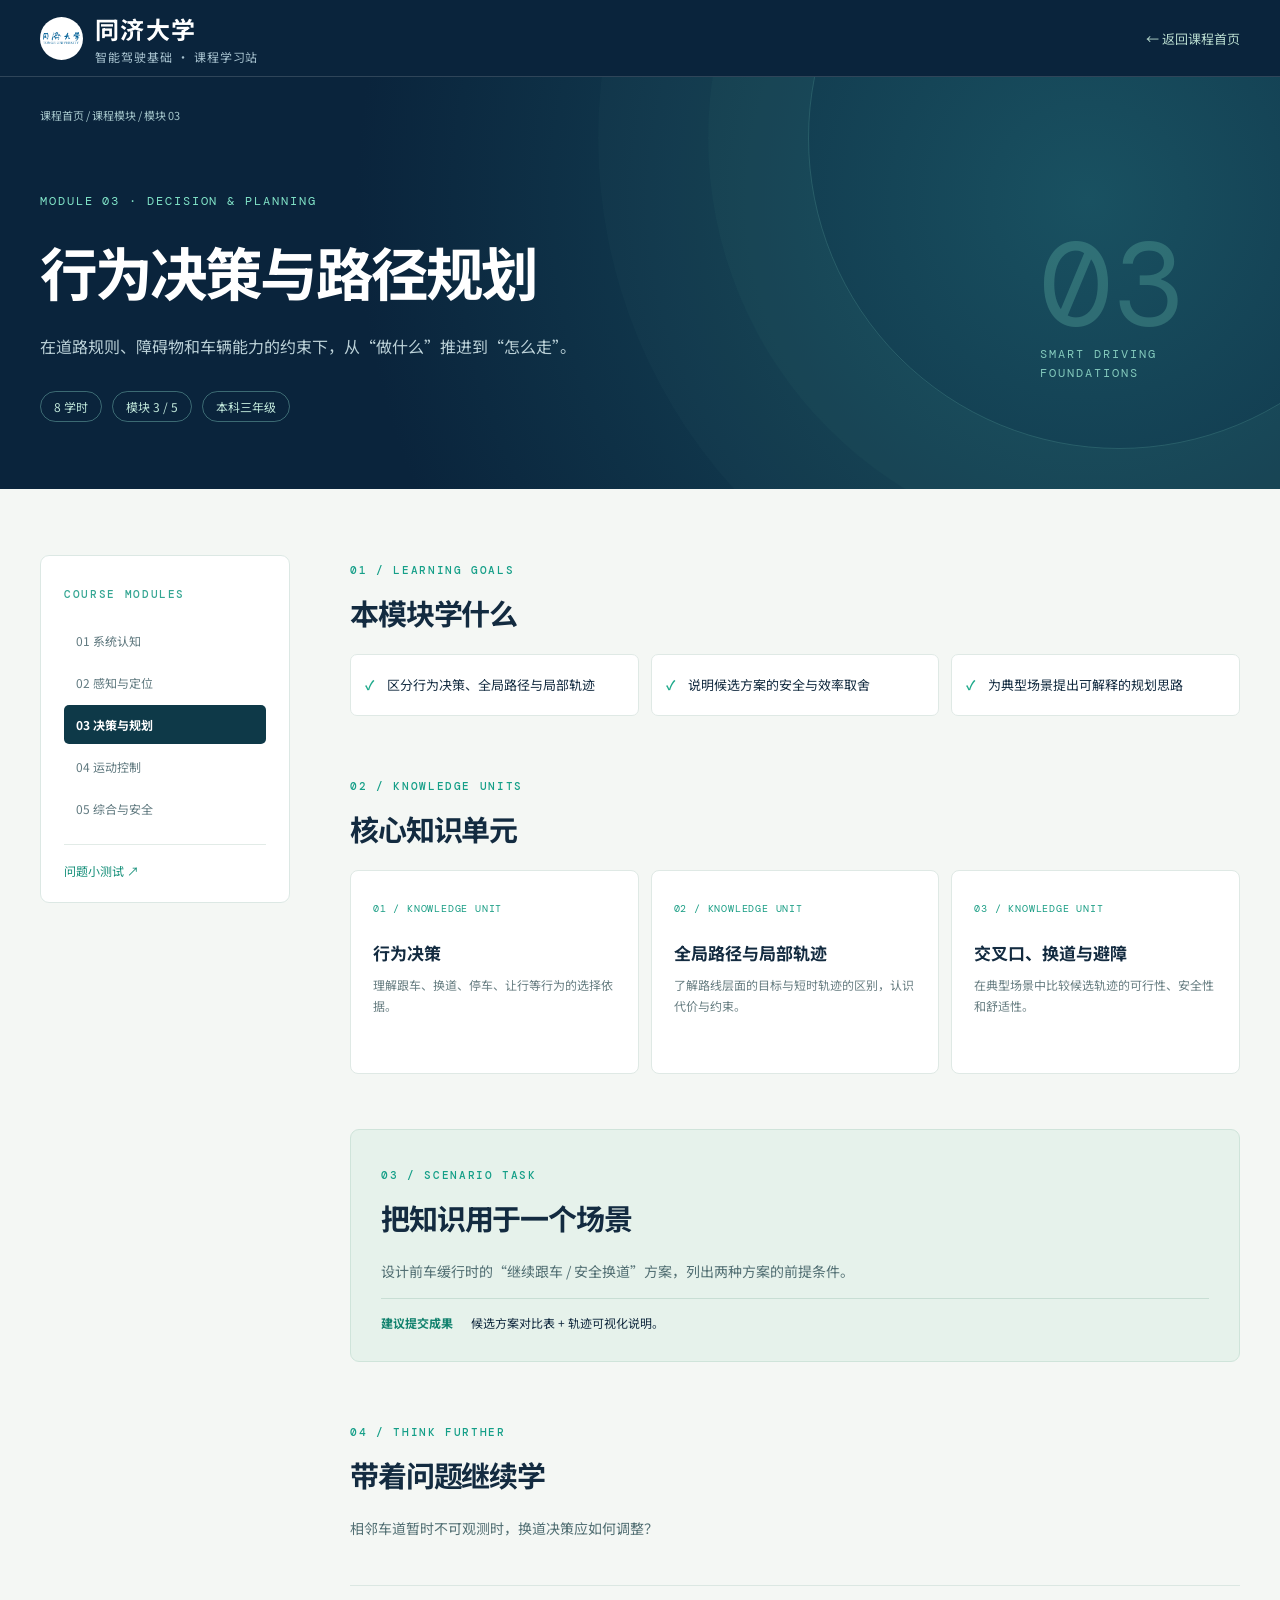
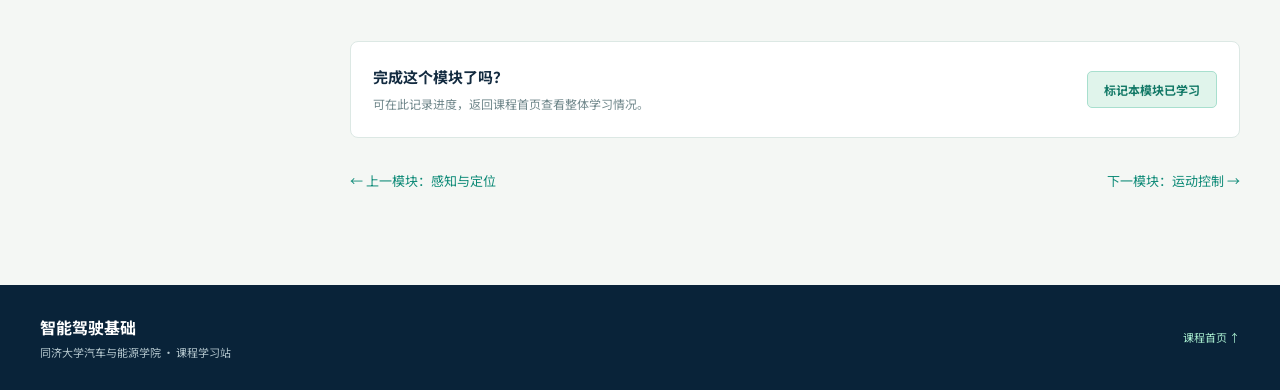
<file: modules/03-planning.html>
<!doctype html>
<html lang="zh-CN"><head><meta charset="utf-8"><meta name="viewport" content="width=device-width,initial-scale=1"><meta name="theme-color" content="#0a243c"><meta name="description" content="智能驾驶基础课程 · 行为决策与路径规划"><title>行为决策与路径规划 · 智能驾驶基础</title><link rel="icon" type="image/svg+xml" href="../assets/favicon.svg"><link rel="stylesheet" href="../styles.css"><script src="../module-page.js" defer></script></head>
<body class="lesson-page"><a class="skip-link" href="#lesson-main">跳转到模块内容</a><header class="lesson-header"><div class="shell lesson-header-inner"><a class="brand" href="../index.html"><img src="../assets/tongji-logo.png" alt="同济大学校徽"><span><strong>同济大学</strong><small>智能驾驶基础 · 课程学习站</small></span></a><a class="back-home" href="../index.html#modules">← 返回课程首页</a></div></header>
<main id="lesson-main"><section class="lesson-hero"><div class="shell"><div class="lesson-breadcrumb"><a href="../index.html">课程首页</a><span> / </span><a href="../index.html#modules">课程模块</a><span> / 模块 03</span></div><div class="lesson-hero-grid"><div><span class="lesson-kicker">MODULE 03 · DECISION &amp; PLANNING</span><h1>行为决策与路径规划</h1><p>在道路规则、障碍物和车辆能力的约束下，从“做什么”推进到“怎么走”。</p><div class="lesson-meta"><span>8 学时</span><span>模块 3 / 5</span><span>本科三年级</span></div></div><div class="lesson-hero-mark" aria-hidden="true">03<span>SMART DRIVING<br>FOUNDATIONS</span></div></div></div></section>
<div class="shell lesson-main-grid"><aside class="lesson-side"><span class="mini-label">COURSE MODULES</span><nav aria-label="模块导航"><a href="01-system.html" >01 系统认知</a><a href="02-perception.html" >02 感知与定位</a><a href="03-planning.html" aria-current=page>03 决策与规划</a><a href="04-control.html" >04 运动控制</a><a href="05-integration.html" >05 综合与安全</a></nav><a class="side-quiz-link" href="../learning.html#mini-test">问题小测试 ↗</a></aside><div class="lesson-content"><section class="lesson-block"><span class="section-index">01 / LEARNING GOALS</span><h2>本模块学什么</h2><ul class="lesson-goals"><li>区分行为决策、全局路径与局部轨迹</li><li>说明候选方案的安全与效率取舍</li><li>为典型场景提出可解释的规划思路</li></ul></section><section class="lesson-block"><span class="section-index">02 / KNOWLEDGE UNITS</span><h2>核心知识单元</h2><div class="lesson-card-grid"><article class="lesson-card"><span>01 / KNOWLEDGE UNIT</span><h3>行为决策</h3><p>理解跟车、换道、停车、让行等行为的选择依据。</p></article><article class="lesson-card"><span>02 / KNOWLEDGE UNIT</span><h3>全局路径与局部轨迹</h3><p>了解路线层面的目标与短时轨迹的区别，认识代价与约束。</p></article><article class="lesson-card"><span>03 / KNOWLEDGE UNIT</span><h3>交叉口、换道与避障</h3><p>在典型场景中比较候选轨迹的可行性、安全性和舒适性。</p></article></div></section><section class="lesson-block task-block"><span class="section-index">03 / SCENARIO TASK</span><h2>把知识用于一个场景</h2><p>设计前车缓行时的“继续跟车 / 安全换道”方案，列出两种方案的前提条件。</p><div class="task-output"><strong>建议提交成果</strong><span>候选方案对比表 + 轨迹可视化说明。</span></div></section><section class="lesson-block reflection-block"><span class="section-index">04 / THINK FURTHER</span><h2>带着问题继续学</h2><p>相邻车道暂时不可观测时，换道决策应如何调整？</p></section><div class="lesson-complete"><div><strong>完成这个模块了吗？</strong><p>可在此记录进度，返回课程首页查看整体学习情况。</p></div><button type="button" class="complete-button" data-module-complete="2" aria-pressed="false">标记本模块已学习</button></div><nav class="lesson-next" aria-label="上一模块和下一模块"><a href="02-perception.html">← 上一模块：感知与定位</a><a href="04-control.html">下一模块：运动控制 →</a></nav></div></div></main><footer class="site-footer"><div class="shell footer-inner"><div><strong>智能驾驶基础</strong><span>同济大学汽车与能源学院 · 课程学习站</span></div><a href="../index.html">课程首页 ↑</a></div></footer><!-- 智能驾驶基础课程 AI 智能体 -->
<script src="https://agent.tongji.edu.cn/resources/product/llm/public/sdk/embedLite.js"></script>
<script>
  new HiagentWebSDK.WebLiteClient({
    appKey: "dbgts17710990jnp4nag",
    baseUrl: "https://agent.tongji.edu.cn",
    variables: {},
  });
</script>
</body></html>
</file>
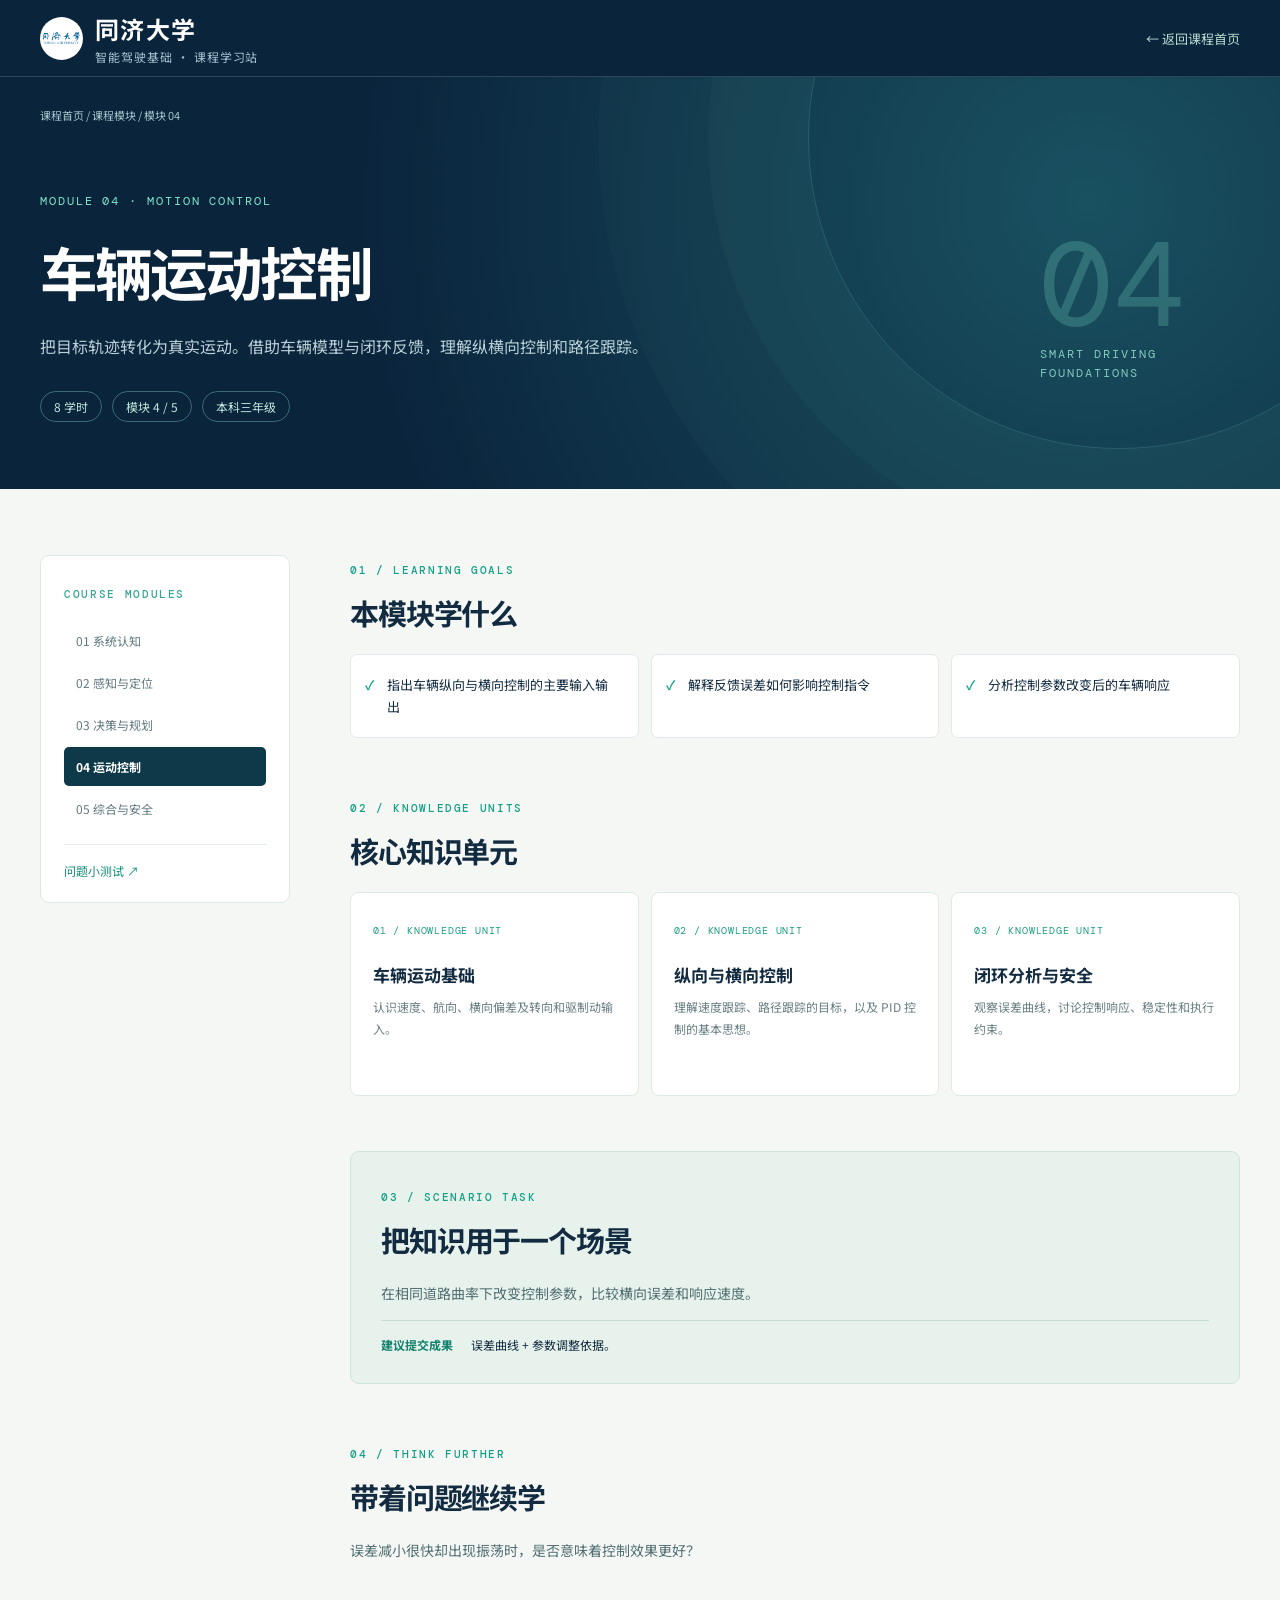
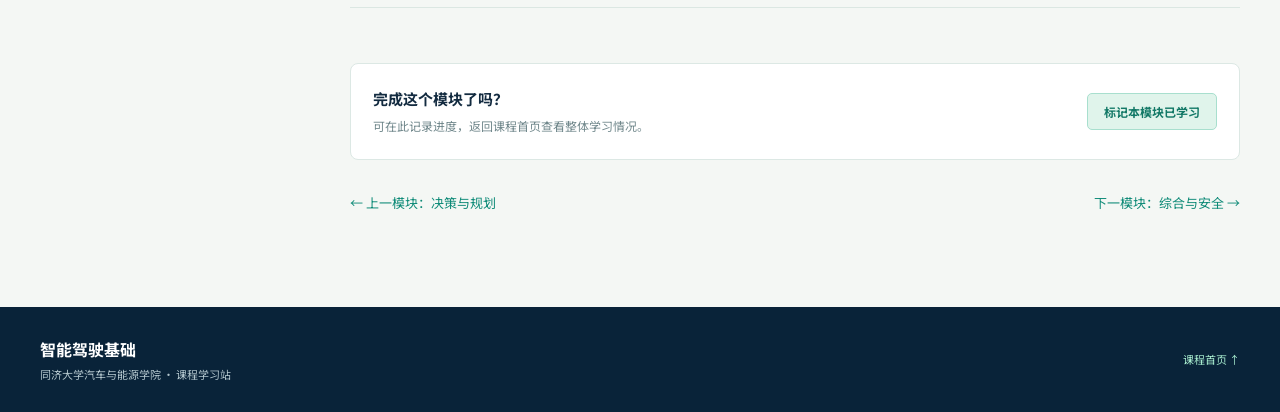
<file: modules/04-control.html>
<!doctype html>
<html lang="zh-CN"><head><meta charset="utf-8"><meta name="viewport" content="width=device-width,initial-scale=1"><meta name="theme-color" content="#0a243c"><meta name="description" content="智能驾驶基础课程 · 车辆运动控制"><title>车辆运动控制 · 智能驾驶基础</title><link rel="icon" type="image/svg+xml" href="../assets/favicon.svg"><link rel="stylesheet" href="../styles.css"><script src="../module-page.js" defer></script></head>
<body class="lesson-page"><a class="skip-link" href="#lesson-main">跳转到模块内容</a><header class="lesson-header"><div class="shell lesson-header-inner"><a class="brand" href="../index.html"><img src="../assets/tongji-logo.png" alt="同济大学校徽"><span><strong>同济大学</strong><small>智能驾驶基础 · 课程学习站</small></span></a><a class="back-home" href="../index.html#modules">← 返回课程首页</a></div></header>
<main id="lesson-main"><section class="lesson-hero"><div class="shell"><div class="lesson-breadcrumb"><a href="../index.html">课程首页</a><span> / </span><a href="../index.html#modules">课程模块</a><span> / 模块 04</span></div><div class="lesson-hero-grid"><div><span class="lesson-kicker">MODULE 04 · MOTION CONTROL</span><h1>车辆运动控制</h1><p>把目标轨迹转化为真实运动。借助车辆模型与闭环反馈，理解纵横向控制和路径跟踪。</p><div class="lesson-meta"><span>8 学时</span><span>模块 4 / 5</span><span>本科三年级</span></div></div><div class="lesson-hero-mark" aria-hidden="true">04<span>SMART DRIVING<br>FOUNDATIONS</span></div></div></div></section>
<div class="shell lesson-main-grid"><aside class="lesson-side"><span class="mini-label">COURSE MODULES</span><nav aria-label="模块导航"><a href="01-system.html" >01 系统认知</a><a href="02-perception.html" >02 感知与定位</a><a href="03-planning.html" >03 决策与规划</a><a href="04-control.html" aria-current=page>04 运动控制</a><a href="05-integration.html" >05 综合与安全</a></nav><a class="side-quiz-link" href="../learning.html#mini-test">问题小测试 ↗</a></aside><div class="lesson-content"><section class="lesson-block"><span class="section-index">01 / LEARNING GOALS</span><h2>本模块学什么</h2><ul class="lesson-goals"><li>指出车辆纵向与横向控制的主要输入输出</li><li>解释反馈误差如何影响控制指令</li><li>分析控制参数改变后的车辆响应</li></ul></section><section class="lesson-block"><span class="section-index">02 / KNOWLEDGE UNITS</span><h2>核心知识单元</h2><div class="lesson-card-grid"><article class="lesson-card"><span>01 / KNOWLEDGE UNIT</span><h3>车辆运动基础</h3><p>认识速度、航向、横向偏差及转向和驱制动输入。</p></article><article class="lesson-card"><span>02 / KNOWLEDGE UNIT</span><h3>纵向与横向控制</h3><p>理解速度跟踪、路径跟踪的目标，以及 PID 控制的基本思想。</p></article><article class="lesson-card"><span>03 / KNOWLEDGE UNIT</span><h3>闭环分析与安全</h3><p>观察误差曲线，讨论控制响应、稳定性和执行约束。</p></article></div></section><section class="lesson-block task-block"><span class="section-index">03 / SCENARIO TASK</span><h2>把知识用于一个场景</h2><p>在相同道路曲率下改变控制参数，比较横向误差和响应速度。</p><div class="task-output"><strong>建议提交成果</strong><span>误差曲线 + 参数调整依据。</span></div></section><section class="lesson-block reflection-block"><span class="section-index">04 / THINK FURTHER</span><h2>带着问题继续学</h2><p>误差减小很快却出现振荡时，是否意味着控制效果更好？</p></section><div class="lesson-complete"><div><strong>完成这个模块了吗？</strong><p>可在此记录进度，返回课程首页查看整体学习情况。</p></div><button type="button" class="complete-button" data-module-complete="3" aria-pressed="false">标记本模块已学习</button></div><nav class="lesson-next" aria-label="上一模块和下一模块"><a href="03-planning.html">← 上一模块：决策与规划</a><a href="05-integration.html">下一模块：综合与安全 →</a></nav></div></div></main><footer class="site-footer"><div class="shell footer-inner"><div><strong>智能驾驶基础</strong><span>同济大学汽车与能源学院 · 课程学习站</span></div><a href="../index.html">课程首页 ↑</a></div></footer><!-- 智能驾驶基础课程 AI 智能体 -->
<script src="https://agent.tongji.edu.cn/resources/product/llm/public/sdk/embedLite.js"></script>
<script>
  new HiagentWebSDK.WebLiteClient({
    appKey: "dbgts17710990jnp4nag",
    baseUrl: "https://agent.tongji.edu.cn",
    variables: {},
  });
</script>
</body></html>
</file>
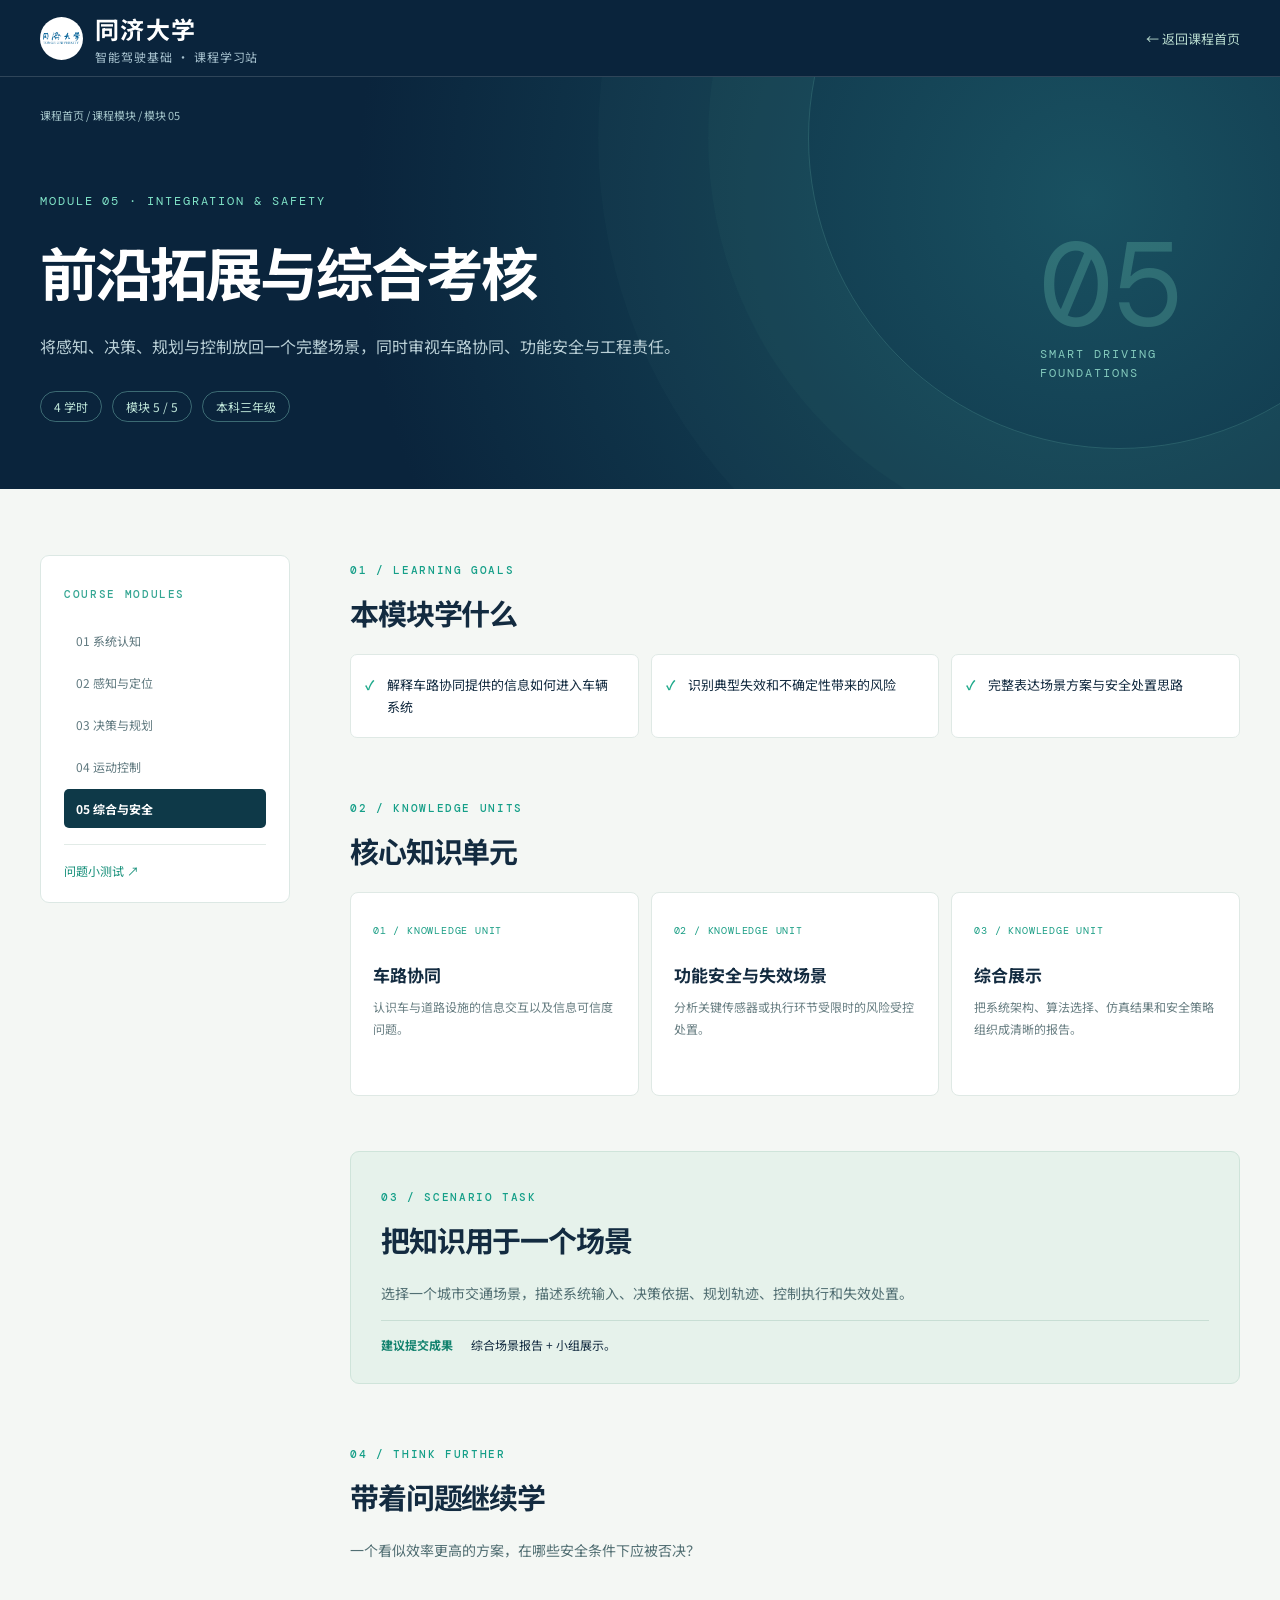
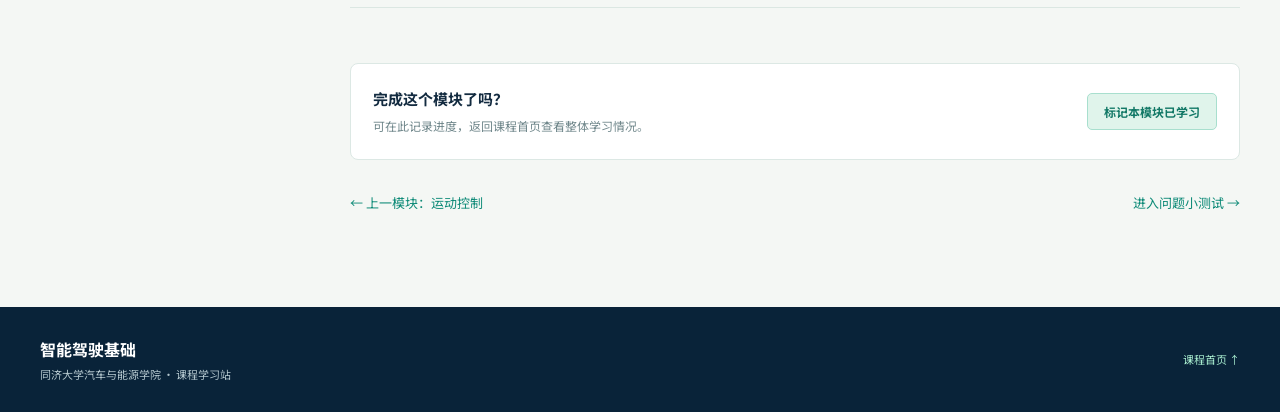
<file: modules/05-integration.html>
<!doctype html>
<html lang="zh-CN"><head><meta charset="utf-8"><meta name="viewport" content="width=device-width,initial-scale=1"><meta name="theme-color" content="#0a243c"><meta name="description" content="智能驾驶基础课程 · 前沿拓展与综合考核"><title>前沿拓展与综合考核 · 智能驾驶基础</title><link rel="icon" type="image/svg+xml" href="../assets/favicon.svg"><link rel="stylesheet" href="../styles.css"><script src="../module-page.js" defer></script></head>
<body class="lesson-page"><a class="skip-link" href="#lesson-main">跳转到模块内容</a><header class="lesson-header"><div class="shell lesson-header-inner"><a class="brand" href="../index.html"><img src="../assets/tongji-logo.png" alt="同济大学校徽"><span><strong>同济大学</strong><small>智能驾驶基础 · 课程学习站</small></span></a><a class="back-home" href="../index.html#modules">← 返回课程首页</a></div></header>
<main id="lesson-main"><section class="lesson-hero"><div class="shell"><div class="lesson-breadcrumb"><a href="../index.html">课程首页</a><span> / </span><a href="../index.html#modules">课程模块</a><span> / 模块 05</span></div><div class="lesson-hero-grid"><div><span class="lesson-kicker">MODULE 05 · INTEGRATION &amp; SAFETY</span><h1>前沿拓展与综合考核</h1><p>将感知、决策、规划与控制放回一个完整场景，同时审视车路协同、功能安全与工程责任。</p><div class="lesson-meta"><span>4 学时</span><span>模块 5 / 5</span><span>本科三年级</span></div></div><div class="lesson-hero-mark" aria-hidden="true">05<span>SMART DRIVING<br>FOUNDATIONS</span></div></div></div></section>
<div class="shell lesson-main-grid"><aside class="lesson-side"><span class="mini-label">COURSE MODULES</span><nav aria-label="模块导航"><a href="01-system.html" >01 系统认知</a><a href="02-perception.html" >02 感知与定位</a><a href="03-planning.html" >03 决策与规划</a><a href="04-control.html" >04 运动控制</a><a href="05-integration.html" aria-current=page>05 综合与安全</a></nav><a class="side-quiz-link" href="../learning.html#mini-test">问题小测试 ↗</a></aside><div class="lesson-content"><section class="lesson-block"><span class="section-index">01 / LEARNING GOALS</span><h2>本模块学什么</h2><ul class="lesson-goals"><li>解释车路协同提供的信息如何进入车辆系统</li><li>识别典型失效和不确定性带来的风险</li><li>完整表达场景方案与安全处置思路</li></ul></section><section class="lesson-block"><span class="section-index">02 / KNOWLEDGE UNITS</span><h2>核心知识单元</h2><div class="lesson-card-grid"><article class="lesson-card"><span>01 / KNOWLEDGE UNIT</span><h3>车路协同</h3><p>认识车与道路设施的信息交互以及信息可信度问题。</p></article><article class="lesson-card"><span>02 / KNOWLEDGE UNIT</span><h3>功能安全与失效场景</h3><p>分析关键传感器或执行环节受限时的风险受控处置。</p></article><article class="lesson-card"><span>03 / KNOWLEDGE UNIT</span><h3>综合展示</h3><p>把系统架构、算法选择、仿真结果和安全策略组织成清晰的报告。</p></article></div></section><section class="lesson-block task-block"><span class="section-index">03 / SCENARIO TASK</span><h2>把知识用于一个场景</h2><p>选择一个城市交通场景，描述系统输入、决策依据、规划轨迹、控制执行和失效处置。</p><div class="task-output"><strong>建议提交成果</strong><span>综合场景报告 + 小组展示。</span></div></section><section class="lesson-block reflection-block"><span class="section-index">04 / THINK FURTHER</span><h2>带着问题继续学</h2><p>一个看似效率更高的方案，在哪些安全条件下应被否决？</p></section><div class="lesson-complete"><div><strong>完成这个模块了吗？</strong><p>可在此记录进度，返回课程首页查看整体学习情况。</p></div><button type="button" class="complete-button" data-module-complete="4" aria-pressed="false">标记本模块已学习</button></div><nav class="lesson-next" aria-label="上一模块和下一模块"><a href="04-control.html">← 上一模块：运动控制</a><a href="../learning.html#mini-test">进入问题小测试 →</a></nav></div></div></main><footer class="site-footer"><div class="shell footer-inner"><div><strong>智能驾驶基础</strong><span>同济大学汽车与能源学院 · 课程学习站</span></div><a href="../index.html">课程首页 ↑</a></div></footer><!-- 智能驾驶基础课程 AI 智能体 -->
<script src="https://agent.tongji.edu.cn/resources/product/llm/public/sdk/embedLite.js"></script>
<script>
  new HiagentWebSDK.WebLiteClient({
    appKey: "dbgts17710990jnp4nag",
    baseUrl: "https://agent.tongji.edu.cn",
    variables: {},
  });
</script>
</body></html>
</file>
<file: styles.css>
@import url('https://fonts.googleapis.com/css2?family=DM+Mono:wght@400;500&family=Noto+Sans+SC:wght@400;500;600;700;800&display=swap');
:root{--navy:#0a243c;--navy2:#102f49;--ink:#132b40;--muted:#617486;--teal:#30b99e;--mint:#b9f2df;--cream:#f5f6f2;--line:#dbe5e7;--white:#fff;--shadow:0 20px 55px rgba(16,45,68,.09)}
*{box-sizing:border-box}html{scroll-behavior:smooth}body{margin:0;background:var(--cream);color:var(--ink);font-family:'Noto Sans SC','Microsoft YaHei',system-ui,sans-serif;-webkit-font-smoothing:antialiased}button,a{font:inherit}a{color:inherit;text-decoration:none}button{cursor:pointer}img{max-width:100%}p{line-height:1.8}.shell{width:min(1280px,calc(100% - 80px));margin:auto}.skip-link{position:absolute;left:12px;top:-60px;background:#fff;color:#000;padding:10px;z-index:20}.skip-link:focus{top:12px}.site-header{position:absolute;z-index:10;top:0;left:0;right:0;border-bottom:1px solid rgba(255,255,255,.13)}.header-inner{min-height:83px;display:flex;align-items:center;justify-content:space-between;gap:36px}.brand{display:flex;align-items:center;gap:12px;color:#fff;flex-shrink:0}.brand img{width:43px;height:43px;object-fit:contain;background:#fff;border-radius:50%;padding:3px}.brand span{display:flex;flex-direction:column;gap:2px}.brand strong{font-size:17px;letter-spacing:.06em}.brand small{font-size:11px;color:#a7c2cf;letter-spacing:.08em}.main-nav{display:flex;align-items:center;gap:28px}.main-nav a{color:#c9d9e1;font-size:13px;white-space:nowrap;transition:color .2s}.main-nav a:hover,.main-nav a:focus-visible{color:#8cf4d5}.menu-toggle{display:none}.hero{position:relative;overflow:hidden;background:radial-gradient(circle at 70% 42%,#1a5162 0,#102f49 34%,#0a243c 70%);color:#fff;padding-top:83px}.hero-grid{position:absolute;inset:0;pointer-events:none;background-image:linear-gradient(rgba(116,190,190,.055) 1px,transparent 1px),linear-gradient(90deg,rgba(116,190,190,.055) 1px,transparent 1px);background-size:57px 57px;mask-image:linear-gradient(90deg,transparent,#000 40%)}.hero:before{content:'';position:absolute;width:680px;height:680px;border:1px solid rgba(130,225,208,.11);border-radius:50%;top:10%;right:-10%;box-shadow:0 0 0 125px rgba(130,225,208,.025),0 0 0 250px rgba(130,225,208,.018)}.hero-inner{position:relative;display:grid;grid-template-columns:1fr 520px;align-items:center;gap:55px;min-height:655px;padding:52px 0 40px}.eyebrow,.section-index,.mini-label,.resource-number{font-family:'DM Mono',Consolas,monospace;font-size:11px;letter-spacing:.15em;font-weight:500}.eyebrow{display:flex;align-items:center;gap:12px;color:#9cc7c5;white-space:nowrap}.eyebrow-line{width:25px;height:1px;background:#61dac3}.course-tag{display:inline-flex;color:#a8e4d2;border:1px solid rgba(112,218,192,.38);border-radius:50px;padding:7px 15px;font-size:12px;letter-spacing:.12em;margin-top:42px;background:rgba(99,213,191,.08)}h1,h2,h3,h4,p{margin-top:0}.hero h1{font-size:clamp(48px,5vw,76px);line-height:1.23;letter-spacing:-.06em;margin:22px 0 23px;font-weight:800}.hero h1 span{color:#8ef3d3}.hero-lead{font-size:16px;line-height:1.95;color:#b9cbd3;max-width:600px}.hero-actions{display:flex;gap:12px;margin-top:33px}.button{display:inline-flex;justify-content:center;align-items:center;gap:27px;min-height:50px;padding:0 24px;border-radius:5px;font-weight:700;font-size:13px;transition:transform .2s,background .2s,border-color .2s;border:1px solid transparent}.button:hover{transform:translateY(-3px)}.button-primary{background:#a5ebd4;color:#092d33}.button-primary:hover{background:#c3f5df}.button-ghost{background:transparent;border-color:rgba(220,245,246,.4);color:#e4f4f2}.button-ghost:hover{border-color:#a5ebd4}.hero-facts{display:flex;gap:42px;margin-top:56px;border-top:1px solid rgba(255,255,255,.13);padding-top:21px}.hero-facts div{display:flex;align-items:baseline;gap:8px}.hero-facts strong{font-family:'DM Mono',monospace;font-size:33px;font-weight:500}.hero-facts span{font-size:12px;color:#9eb9c4}.hero-visual{border:1px solid rgba(137,219,215,.28);border-radius:13px;background:linear-gradient(145deg,rgba(14,54,73,.95),rgba(7,24,41,.9));box-shadow:0 30px 80px rgba(0,0,0,.24);overflow:hidden;transform:rotate(1.5deg)}.visual-topline,.visual-footer{display:flex;align-items:center;justify-content:space-between;font-family:'DM Mono',monospace;font-size:10px;letter-spacing:.11em;color:#91c6c5}.visual-topline{height:42px;padding:0 17px;border-bottom:1px solid rgba(125,207,201,.2);justify-content:flex-start;gap:9px}.visual-topline span:last-child{margin-left:auto}.pulse,.status-dot:before{display:inline-block;width:6px;height:6px;background:#73e6c8;border-radius:50%;box-shadow:0 0 12px #73e6c8}.driving-scene{display:block;width:100%;max-height:470px}.visual-footer{padding:15px 19px;border-top:1px solid rgba(125,207,201,.2)}.hero-bottom{position:relative;display:flex;justify-content:space-between;align-items:center;color:#83a4af;font-size:11px;letter-spacing:.15em;border-top:1px solid rgba(255,255,255,.09);height:54px}.down-arrow{font-size:18px;color:#86edce}.section{padding:112px 0}.section-heading{display:flex;justify-content:space-between;align-items:end;gap:65px;margin-bottom:47px}.section-heading h2,.practice-copy h2{font-size:clamp(35px,3.4vw,53px);line-height:1.36;letter-spacing:-.055em;margin:16px 0 0}.section-heading h2 em,.practice-copy h2 em{font-style:normal;color:#2cae97}.section-heading>p{color:var(--muted);max-width:465px;font-size:15px;margin:0 0 5px}.section-index{color:#159f88}.overview{background:#fff}.pipeline{display:flex;align-items:stretch;background:#edf5f4;border:1px solid #dcebe8;border-radius:13px;padding:25px}.pipeline-step{flex:1;position:relative;padding:23px 20px}.step-no{font-family:'DM Mono',monospace;color:#7c9aa4;font-size:12px}.step-icon{width:49px;height:49px;display:flex;align-items:center;justify-content:center;border-radius:11px;background:#fff;color:#159f88;font-size:26px;margin:25px 0 17px;box-shadow:0 5px 14px rgba(34,127,121,.08)}.pipeline-step h3{font-size:24px;margin-bottom:3px}.pipeline-step p{font-size:13px;color:#70828b;margin:0}.pipeline-link{align-self:center;color:#48baaa;font-size:28px}.overview-bottom{display:grid;grid-template-columns:1fr 2fr;gap:30px;align-items:start;margin-top:53px;padding-top:31px;border-top:1px solid var(--line)}.mini-label{color:#35a693}.overview-bottom h3{font-size:22px;margin:10px 0 0}.overview-bottom ul{display:grid;grid-template-columns:repeat(3,1fr);gap:27px;padding:0;margin:0;list-style:none}.overview-bottom li{font-size:14px;line-height:1.7;padding-left:17px;border-left:3px solid #8cddc7}.roadmap{background:#f1f5f2}.roadmap-track{display:grid;grid-template-columns:repeat(5,1fr);position:relative;gap:12px}.roadmap-track:before{content:'';position:absolute;left:10%;right:10%;top:37px;border-top:2px dashed #a7c9c4}.roadmap-track a{position:relative;display:flex;flex-direction:column;align-items:flex-start;background:#fff;border:1px solid #dfeae7;padding:20px 23px 22px;min-height:162px;border-radius:9px;box-shadow:0 8px 25px rgba(18,50,62,.035);transition:transform .2s,border-color .2s}.roadmap-track a:hover{transform:translateY(-5px);border-color:#5bcab5}.roadmap-track span{width:35px;height:35px;border-radius:50%;display:grid;place-items:center;background:#0d3645;color:#fff;font:12px 'DM Mono',monospace;margin-bottom:20px}.roadmap-track strong{font-size:17px}.roadmap-track small{font:12px 'DM Mono',monospace;color:#7b969c;margin-top:7px}.progress-card{margin-top:30px;background:#e2eeea;border:1px solid #cfdfda;border-radius:9px;padding:25px 30px;display:grid;grid-template-columns:230px 1fr 210px;align-items:center;gap:35px}.progress-card>div:first-child{display:flex;flex-direction:column;gap:7px}.progress-card strong{font-size:16px}.progress-track{height:9px;border-radius:100px;background:#c5dbd4;overflow:hidden}.progress-track span{display:block;width:0;height:100%;border-radius:100px;background:linear-gradient(90deg,#159e89,#61ddbd);transition:width .4s}.progress-card small{font-size:12px;color:#768c88}.modules{background:#fff}.module-layout{display:grid;grid-template-columns:370px 1fr;gap:25px}.module-list{background:#f1f6f4;border:1px solid #dfe9e6;border-radius:10px;padding:9px;display:flex;flex-direction:column;gap:6px}.module-list button{display:grid;grid-template-columns:42px 1fr 40px;align-items:center;text-align:left;gap:8px;border:1px solid transparent;border-radius:7px;background:transparent;padding:18px 14px;color:#536b75;min-height:72px}.module-list button:hover{background:#e3efeb}.module-list button[aria-selected="true"]{background:#0d3948;color:#fff;box-shadow:0 8px 18px rgba(12,58,72,.17)}.module-list button span,.module-list button small{font:12px 'DM Mono',monospace}.module-list button strong{font-size:14px;line-height:1.55}.module-list button small{text-align:right}.module-panel{min-height:406px;background:#f8faf8;border:1px solid #dfe9e6;border-radius:10px;padding:35px 40px 28px}.module-panel[hidden]{display:none}.panel-top{display:flex;justify-content:space-between;color:#159e89;font:11px 'DM Mono',monospace;letter-spacing:.1em;border-bottom:1px solid #dce8e5;padding-bottom:17px}.module-panel h3{font-size:30px;margin:24px 0 10px;letter-spacing:-.04em}.panel-lead{font-size:14px;color:#60737c;margin-bottom:29px}.panel-grid{display:grid;grid-template-columns:1fr 1fr;gap:36px}.panel-grid>div+div{border-left:1px solid #dce7e4;padding-left:36px}.panel-grid h4{font-size:13px;color:#199f89;margin-bottom:11px}.panel-grid ul{padding-left:18px;margin:0;color:#4f6570;font-size:13px;line-height:2}.panel-grid p{color:#4f6570;font-size:13px;margin:0 0 16px}.complete-button{margin-top:20px;padding:9px 16px;background:#e0f4eb;color:#137967;border:1px solid #a8dfce;border-radius:5px;font-size:12px;font-weight:700}.complete-button:hover{background:#c9eadf}.complete-button.done{background:#0e7c6d;color:#fff;border-color:#0e7c6d}.practice{background:#0e3046;color:#fff}.practice-layout{display:grid;grid-template-columns:.85fr 1fr;gap:10%;align-items:center}.practice-copy h2{margin:18px 0 20px}.practice-copy p{color:#b8cdd2;max-width:425px;font-size:14px}.scenario-switch{display:flex;gap:8px;flex-wrap:wrap;margin-top:34px}.scenario-switch button{background:transparent;border:1px solid #63818d;color:#c6dcda;border-radius:5px;padding:9px 14px;font-size:12px}.scenario-switch button:hover,.scenario-switch button.active{background:#a5ebd4;border-color:#a5ebd4;color:#0a3037}.scenario-card{background:#fff;color:var(--ink);border-radius:10px;overflow:hidden;box-shadow:0 28px 60px rgba(2,20,32,.23)}.scenario-head{padding:16px 23px;border-bottom:1px solid #e1e9e7;display:flex;justify-content:space-between;align-items:center;color:#719096;font:11px 'DM Mono',monospace;letter-spacing:.1em}.status-dot{font:11px 'Noto Sans SC',sans-serif;color:#268b77}.status-dot:before{content:'';margin-right:7px;width:5px;height:5px;vertical-align:middle}.scenario-graphic{height:205px;background:#dae8e5;position:relative;overflow:hidden}.road-h,.road-v{position:absolute;background:#647c85}.road-h{left:0;right:0;height:74px;top:66px}.road-v{height:100%;width:84px;left:44%}.road-h:after,.road-v:after{content:'';position:absolute;border:1px dashed rgba(255,255,255,.6)}.road-h:after{left:0;right:0;top:50%}.road-v:after{top:0;bottom:0;left:50%}.ego-car{position:absolute;left:calc(44% + 26px);top:151px;transform:rotate(0);width:33px;height:39px;border-radius:6px;background:#a6eddb;color:#146552;text-align:center;line-height:36px;box-shadow:0 5px 15px rgba(0,0,0,.25);z-index:2}.scene-object{position:absolute;left:calc(44% + 103px);top:24px;z-index:2;font-size:25px}.signal-red{color:#e9716e;text-shadow:0 0 10px #f7a4a2}.obstacle{color:#e8b365;top:85px;left:73%;font-size:28px}.curve{color:#50b99f;top:54px;left:70%;font-size:35px}.graphic-caption{position:absolute;bottom:9px;left:13px;font:9px 'DM Mono',monospace;color:#e1f7ef;letter-spacing:.1em}.scenario-card h3{font-size:18px;margin:21px 23px 6px}.scenario-card>p{font-size:12px;color:#688087;margin:0 23px 15px}.scenario-options{display:grid;gap:8px;margin:0 23px 18px}.scenario-options button,.quiz-options button{border:1px solid #dce8e6;background:#f8fbf9;color:#304f5c;border-radius:5px;text-align:left;padding:11px 13px;font-size:12px;transition:background .2s,border-color .2s}.scenario-options button:hover,.quiz-options button:hover:not(:disabled){border-color:#53bca5;background:#effaf5}.scenario-options button.correct,.quiz-options button.correct{border-color:#35a88d;background:#e4f6ee;color:#116e5b}.scenario-options button.incorrect,.quiz-options button.incorrect{border-color:#df8a80;background:#fff0ee;color:#a3463d}.scenario-feedback{border-top:1px solid #e0ebe7;padding:14px 23px 20px;font-size:12px;line-height:1.7;color:#49676c}.quiz{background:#f5f7f4}.quiz-layout{display:grid;grid-template-columns:235px 1fr;gap:22px}.quiz-sidebar{background:#e7f0eb;border-radius:10px;padding:28px}.quiz-sidebar>strong{display:block;font:54px 'DM Mono',monospace;color:#0d3c49;margin-top:15px}.quiz-sidebar>strong small{font-size:18px;color:#93aaa8}.quiz-dots{display:flex;gap:7px;margin-top:13px}.quiz-dots span{width:20px;height:4px;background:#b7ceca;border-radius:4px}.quiz-dots span.active{background:#20aa8d}.quiz-dots span.done{background:#518e83}.quiz-sidebar p{font-size:12px;color:#718a89;margin-top:23px}.quiz-card{background:#fff;border:1px solid #e0e9e5;border-radius:10px;padding:35px 40px;min-height:350px;box-shadow:var(--shadow)}.quiz-topic{font:11px 'DM Mono',monospace;color:#139b81;letter-spacing:.14em}.quiz-card h3{font-size:21px;line-height:1.6;margin:20px 0 25px}.quiz-options{display:grid;grid-template-columns:1fr 1fr;gap:9px}.quiz-options button{font-size:13px;padding:14px}.quiz-options button:disabled{cursor:default}.quiz-explanation{margin-top:18px;background:#eef7f2;border-left:3px solid #27ab8f;padding:12px 15px;font-size:12px;line-height:1.7;color:#47675d}.quiz-actions{display:flex;justify-content:space-between;align-items:center;margin-top:24px}.button-dark{background:#0e3948;color:#fff;border:0}.button-dark:hover{background:#166476}.button-dark:disabled{opacity:.45;cursor:not-allowed;transform:none}.text-button{background:none;border:0;color:#108b75;text-decoration:underline;font-size:12px}.resources{background:#fff}.resource-grid{display:grid;grid-template-columns:repeat(3,1fr);gap:18px}.resource-card{min-height:276px;padding:26px;border:1px solid #dfe8e5;border-radius:9px;background:#f8faf8;display:flex;flex-direction:column;transition:transform .2s,border-color .2s}.resource-card.linked:hover{transform:translateY(-5px);border-color:#53bca5}.resource-number{color:#72a099}.resource-symbol{height:54px;width:54px;border-radius:10px;background:#e5f2ec;color:#1b9e85;display:grid;place-items:center;font-size:29px;margin:27px 0 17px}.resource-card h3{font-size:19px;margin-bottom:8px}.resource-card p{font-size:13px;color:#697e83;margin:0 0 17px}.resource-note{margin-top:auto;font-size:11px;color:#178d77}.closing{background:#d6eee4;padding:70px 0}.closing-inner{display:flex;align-items:end;justify-content:space-between;gap:25px}.closing h2{font-size:31px;line-height:1.45;margin:14px 0 0;letter-spacing:-.04em}.closing .button-primary{background:#0e3948;color:#fff}.closing .button-primary:hover{background:#176678}.site-footer{background:#092339;color:#b4c7ce;padding:30px 0}.footer-inner{display:flex;align-items:center;justify-content:space-between;gap:20px;font-size:11px}.footer-inner>div{display:flex;flex-direction:column;gap:5px}.footer-inner strong{font-size:16px;color:#fff}.footer-inner p{margin:0}.footer-inner a{color:#a8edcf}
@media(max-width:1100px){.shell{width:min(100% - 48px,1280px)}.main-nav{gap:14px}.main-nav a{font-size:11px}.hero-inner{grid-template-columns:1fr 44%;gap:30px}.hero h1{font-size:55px}.roadmap-track a{padding:18px 13px}.roadmap-track strong{font-size:14px}.module-layout{grid-template-columns:300px 1fr}.progress-card{grid-template-columns:200px 1fr;gap:15px}.progress-card small{grid-column:1/-1}.practice-layout{gap:35px}}
@media(max-width:760px){.shell{width:calc(100% - 38px)}.header-inner{min-height:70px}.brand img{width:38px;height:38px}.brand strong{font-size:14px}.brand small{font-size:9px}.menu-toggle{display:flex;flex-direction:column;gap:5px;background:none;border:0;padding:8px}.menu-toggle span{width:23px;height:2px;background:#fff}.main-nav{display:none;position:absolute;left:0;right:0;top:70px;padding:12px 19px 18px;background:#0a243c;flex-direction:column;align-items:stretch;gap:0}.main-nav.open{display:flex}.main-nav a{font-size:14px;padding:11px 0;border-bottom:1px solid rgba(255,255,255,.1)}.hero{padding-top:70px}.hero-inner{display:flex;flex-direction:column;align-items:stretch;gap:35px;padding:58px 0 35px;min-height:0}.eyebrow{font-size:8px;white-space:normal}.course-tag{margin-top:28px}.hero h1{font-size:clamp(43px,10vw,64px)}.hero-lead{font-size:14px}.hero-facts{margin-top:36px;gap:25px}.hero-facts strong{font-size:27px}.hero-visual{max-width:540px;width:100%;align-self:center}.hero-bottom{height:48px}.hero-bottom span:last-child{display:none}.section{padding:75px 0}.section-heading{display:block;margin-bottom:30px}.section-heading h2,.practice-copy h2{font-size:35px}.section-heading>p{margin-top:18px;font-size:13px}.pipeline{display:grid;grid-template-columns:1fr 1fr;gap:3px;padding:10px}.pipeline-step{padding:15px}.pipeline-link{display:none}.step-icon{margin:14px 0 8px}.pipeline-step h3{font-size:19px}.overview-bottom{display:block}.overview-bottom ul{grid-template-columns:1fr;gap:15px;margin-top:20px}.roadmap-track{grid-template-columns:1fr 1fr;gap:9px}.roadmap-track:before{display:none}.roadmap-track a{min-height:120px}.roadmap-track span{margin-bottom:12px}.progress-card{display:block;padding:22px}.progress-track{margin:20px 0 13px}.module-layout{display:block}.module-list{display:grid;grid-template-columns:1fr 1fr;margin-bottom:15px}.module-list button{grid-template-columns:30px 1fr;min-height:65px;padding:10px}.module-list button small{display:none}.module-list button strong{font-size:11px}.module-panel{padding:25px 22px;min-height:0}.module-panel h3{font-size:23px}.panel-grid{grid-template-columns:1fr;gap:10px}.panel-grid>div+div{border-left:0;border-top:1px solid #dce7e4;padding:15px 0 0}.practice-layout{grid-template-columns:1fr}.practice-copy p{max-width:none}.quiz-layout{grid-template-columns:1fr}.quiz-sidebar{padding:20px;display:grid;grid-template-columns:1fr auto;align-items:center}.quiz-sidebar>strong{font-size:35px;margin:0}.quiz-dots,.quiz-sidebar p{grid-column:1/-1}.quiz-card{padding:25px 21px}.resource-grid{grid-template-columns:1fr}.resource-card{min-height:210px}.resource-symbol{margin:16px 0 10px}.closing-inner{align-items:start;flex-direction:column}.closing h2{font-size:26px}.footer-inner{align-items:start;flex-direction:column}}
@media(max-width:420px){.hero-actions{flex-direction:column;align-items:flex-start}.hero-facts{gap:16px}.hero-facts span{font-size:10px}.roadmap-track{grid-template-columns:1fr 1fr}.roadmap-track strong{font-size:12px}.quiz-options{grid-template-columns:1fr}.visual-footer{font-size:8px}.scenario-switch button{padding:8px 10px}}
@media(prefers-reduced-motion:reduce){html{scroll-behavior:auto}*,*:before,*:after{transition:none!important;animation:none!important}}
.module-page-links{display:grid;gap:12px}.module-card-link{display:grid;grid-template-columns:205px 1fr 110px;align-items:center;gap:24px;background:#f8faf8;border:1px solid #dce8e4;border-radius:9px;padding:24px 29px;transition:transform .2s,border-color .2s,background .2s}.module-card-link:hover,.module-card-link:focus-visible{transform:translateX(6px);border-color:#52bea9;background:#eff9f3}.module-card-no{font:11px 'DM Mono',monospace;letter-spacing:.08em;color:#159f88}.module-card-main{display:flex;flex-direction:column;gap:7px}.module-card-main strong{font-size:19px}.module-card-main small{font-size:12px;line-height:1.6;color:#688087}.module-card-end{text-align:right;font-size:12px;color:#6c8588}.module-card-end b{font-size:23px;color:#189f87;margin-left:15px;font-weight:400}
.lesson-page{background:#f4f7f4}.lesson-header{background:#0a243c;border-bottom:1px solid rgba(255,255,255,.15)}.lesson-header-inner{height:76px;display:flex;align-items:center;justify-content:space-between}.back-home{color:#b7dace;font-size:13px}.back-home:hover{color:#fff}.lesson-hero{background:radial-gradient(circle at 85% 30%,#195161,#0a243c 65%);color:#fff;padding:30px 0 67px;position:relative;overflow:hidden}.lesson-hero:after{content:'';position:absolute;right:-150px;top:-250px;width:620px;height:620px;border-radius:50%;border:1px solid rgba(141,235,207,.17);box-shadow:0 0 0 100px rgba(141,235,207,.025),0 0 0 210px rgba(141,235,207,.018)}.lesson-breadcrumb{position:relative;z-index:1;font-size:11px;color:#a6c7cc}.lesson-breadcrumb a:hover{text-decoration:underline;color:#fff}.lesson-hero-grid{position:relative;z-index:1;display:flex;justify-content:space-between;align-items:center;gap:35px;margin-top:63px}.lesson-kicker{font:12px 'DM Mono',monospace;letter-spacing:.16em;color:#81e4c8}.lesson-hero h1{font-size:clamp(40px,4.5vw,65px);letter-spacing:-.05em;margin:19px 0}.lesson-hero p{max-width:710px;color:#bad0d7;font-size:16px}.lesson-meta{display:flex;gap:10px;margin-top:30px}.lesson-meta span{border:1px solid rgba(143,220,205,.38);border-radius:99px;padding:6px 13px;color:#c0e7da;font-size:12px}.lesson-hero-mark{font:120px 'DM Mono',monospace;color:rgba(137,236,207,.22);line-height:1;min-width:200px}.lesson-hero-mark span{display:block;font-size:12px;line-height:1.6;letter-spacing:.17em;color:#83c9bc}.lesson-main-grid{display:grid;grid-template-columns:250px 1fr;gap:60px;padding-top:66px;padding-bottom:95px}.lesson-side{align-self:start;position:sticky;top:25px;border:1px solid #dce8e4;border-radius:9px;background:#fff;padding:23px}.lesson-side nav{display:grid;gap:3px;margin-top:18px}.lesson-side nav a{padding:11px 12px;border-radius:5px;font-size:12px;color:#617a80}.lesson-side nav a:hover{background:#eaf5ef;color:#0a604f}.lesson-side nav a[aria-current=page]{background:#0e3948;color:#fff;font-weight:700}.side-quiz-link{display:block;color:#138e78;font-size:12px;border-top:1px solid #e2ebe7;margin-top:16px;padding-top:17px}.lesson-content{min-width:0}.lesson-block{margin-bottom:55px}.lesson-block h2{font-size:29px;letter-spacing:-.04em;margin:12px 0 21px}.lesson-goals{margin:0;padding:0;list-style:none;display:grid;grid-template-columns:repeat(3,1fr);gap:12px}.lesson-goals li{background:#fff;border:1px solid #dfe9e5;border-radius:7px;padding:19px 20px 19px 36px;font-size:13px;line-height:1.7;position:relative}.lesson-goals li:before{content:'✓';position:absolute;left:14px;color:#20aa8c;font-weight:700}.lesson-card-grid{display:grid;grid-template-columns:repeat(3,1fr);gap:12px}.lesson-card{background:#fff;border:1px solid #dfe9e5;border-radius:8px;padding:22px;min-height:204px}.lesson-card span{font:10px 'DM Mono',monospace;color:#1b9e85;letter-spacing:.08em}.lesson-card h3{font-size:17px;margin:23px 0 9px}.lesson-card p{font-size:12px;color:#697f83;margin:0}.task-block{background:#e6f2eb;border:1px solid #cfe4da;border-radius:9px;padding:30px}.task-block p,.reflection-block p{font-size:14px;color:#526f73}.task-output{display:flex;gap:18px;padding-top:15px;border-top:1px solid #c8ded4;font-size:12px}.task-output strong{color:#12826e}.reflection-block{padding-bottom:30px;border-bottom:1px solid #dbe7e2}.lesson-complete{display:flex;align-items:center;justify-content:space-between;gap:20px;background:#fff;border:1px solid #dce8e4;border-radius:8px;padding:22px}.lesson-complete strong{font-size:15px}.lesson-complete p{font-size:12px;color:#71888c;margin:5px 0 0}.lesson-complete .complete-button{margin:0;white-space:nowrap}.lesson-next{display:flex;justify-content:space-between;gap:20px;margin-top:33px;font-size:13px}.lesson-next a{color:#0d8a77}.lesson-next a:hover{text-decoration:underline}
@media(max-width:900px){.lesson-main-grid{grid-template-columns:1fr;gap:35px}.lesson-side{position:static}.lesson-side nav{grid-template-columns:repeat(5,1fr)}.lesson-side nav a{font-size:11px}.lesson-goals,.lesson-card-grid{grid-template-columns:1fr 1fr}.module-card-link{grid-template-columns:150px 1fr 75px}}
@media(max-width:760px){.module-card-link{grid-template-columns:1fr auto;gap:10px;padding:20px}.module-card-no{grid-column:1/-1}.module-card-main strong{font-size:16px}.module-card-main small{font-size:11px}.module-card-end{white-space:nowrap}.module-card-end b{margin-left:4px}.lesson-header-inner{height:70px}.back-home{font-size:11px}.lesson-hero{padding:23px 0 50px}.lesson-hero-grid{margin-top:42px}.lesson-hero-mark{display:none}.lesson-hero h1{font-size:39px}.lesson-hero p{font-size:14px}.lesson-main-grid{padding-top:40px;padding-bottom:65px}.lesson-side nav{grid-template-columns:1fr 1fr}.lesson-goals,.lesson-card-grid{grid-template-columns:1fr}.lesson-block h2{font-size:25px}.lesson-card{min-height:0}.lesson-complete{align-items:flex-start;flex-direction:column}.lesson-next{flex-direction:column}}
.main-nav a[aria-current=page]{color:#94efd2}.section-page-banner{background:#0a243c;color:#a9c8ca;padding:124px 0 25px;font-size:12px}.section-page-banner a{color:#b6eed8}.section-page-banner a:hover{text-decoration:underline}.section-page-banner span{opacity:.72}.section-page .section{padding:74px 0 95px}.section-page-end{background:#e4f2e9;padding:22px 0;text-align:right}.section-page-end a{font-size:13px;color:#0c806d;font-weight:700}.section-page-end a:hover{text-decoration:underline}
@media(max-width:760px){.section-page-banner{padding-top:106px}.section-page .section{padding:60px 0 75px}}
.home-page{height:100svh;overflow:hidden}.home-page main,.home-page .hero{height:100svh;overflow:hidden}.home-page .hero-inner{height:calc(100svh - 137px);min-height:0;padding-top:22px;padding-bottom:18px}.home-page .hero-visual{max-height:100%;display:flex;flex-direction:column}.home-page .driving-scene{min-height:0;flex:1}.home-page .hero-bottom{height:54px}
@media(max-height:800px) and (min-width:761px){.home-page .hero-inner{gap:35px}.home-page .hero h1{font-size:clamp(43px,4.6vw,65px);margin:13px 0}.home-page .course-tag{margin-top:20px}.home-page .hero-lead{font-size:14px;line-height:1.7}.home-page .hero-actions{margin-top:20px}.home-page .hero-facts{margin-top:26px}.home-page .driving-scene{max-height:360px}}
@media(max-width:760px){.home-page .hero-inner{height:calc(100svh - 118px);padding:18px 0 8px;justify-content:center;gap:0}.home-page .hero-visual{display:none}.home-page .course-tag{margin-top:14px;padding:5px 11px;font-size:10px}.home-page .hero h1{font-size:clamp(36px,9vw,52px);line-height:1.22;margin:13px 0}.home-page .hero-lead{font-size:13px;line-height:1.7;margin-bottom:0}.home-page .hero-actions{margin-top:19px;flex-direction:row;gap:9px}.home-page .button{padding:0 14px;min-height:44px;gap:14px}.home-page .hero-facts{margin-top:22px;padding-top:14px}.home-page .hero-bottom{height:48px}}
@media(max-width:420px) and (max-height:700px){.home-page .eyebrow{display:none}.home-page .course-tag{margin-top:0}.home-page .hero h1{font-size:34px}.home-page .hero-lead{font-size:12px;line-height:1.6}.home-page .hero-facts{margin-top:17px}.home-page .hero-actions{margin-top:15px}.home-page .hero-bottom{display:none}.home-page .hero-inner{height:calc(100svh - 70px)}}
.course-detail-heading{margin:95px 0 25px;padding-top:40px;border-top:1px solid var(--line)}.course-detail-heading h2{font-size:33px;letter-spacing:-.04em;margin:10px 0 5px}.course-detail-heading p{font-size:13px;color:var(--muted);margin:0}.course-detail-list{display:grid;gap:12px}.course-detail{background:#f8fbf9;border:1px solid #dce9e4;border-radius:9px;overflow:hidden}.course-detail[open]{background:#fff;box-shadow:0 12px 30px rgba(15,57,67,.06)}.course-detail summary{display:grid;grid-template-columns:55px 1fr auto;align-items:center;gap:15px;cursor:pointer;padding:20px 24px;list-style:none}.course-detail summary::-webkit-details-marker{display:none}.course-detail summary:after{content:'+';font-size:24px;color:#209e85;grid-column:4;grid-row:1}.course-detail[open] summary:after{content:'−'}.course-detail summary:hover{background:#eef8f2}.course-detail[open] summary{border-bottom:1px solid #e0ebe6}.detail-number{font:13px 'DM Mono',monospace;color:#159f88}.course-detail summary strong{font-size:19px}.detail-hint{font-size:12px;color:#82969b}.detail-body{padding:26px 31px 31px 94px}.detail-body>p{font-size:14px;color:#526a72;margin-bottom:16px}.detail-body>p:last-child{margin-bottom:0}.detail-facts{display:flex;gap:9px;flex-wrap:wrap;margin-top:20px}.detail-facts span{background:#e9f6ef;color:#1d826e;border-radius:4px;padding:8px 12px;font-size:12px}.objective-grid{display:grid;grid-template-columns:repeat(3,1fr);gap:14px}.objective-grid>div{border:1px solid #dfebe5;border-radius:7px;padding:19px;background:#fbfdfb}.objective-grid span{font:10px 'DM Mono',monospace;letter-spacing:.1em;color:#23a88d}.objective-grid h3{font-size:17px;margin:13px 0 8px}.objective-grid p{font-size:12px;color:#657c80;margin:0}.requirement-list{display:grid;gap:15px;padding-left:21px;margin:0;color:#506a70;font-size:14px;line-height:1.8}.requirement-list strong{color:#193e49}.detail-note{margin-top:20px!important;padding:12px 15px;background:#edf7f1;border-left:3px solid #48bda4;font-size:12px!important}.syllabus-list{display:grid;gap:8px;margin-top:22px}.syllabus-list a{display:grid;grid-template-columns:95px 1fr 25px;gap:18px;align-items:center;border:1px solid #dce9e4;border-radius:6px;padding:17px 20px;background:#fbfdfb;transition:background .2s,border-color .2s}.syllabus-list a:hover{background:#eef9f2;border-color:#5bc8ae}.syllabus-list a>span{font:20px 'DM Mono',monospace;color:#159f88}.syllabus-list b{display:block;font:11px 'Noto Sans SC',sans-serif;color:#7f9698;margin-top:5px}.syllabus-list h3{font-size:16px;margin:0 0 5px}.syllabus-list p{font-size:12px;color:#71878b;margin:0}.syllabus-list i{font-style:normal;font-size:22px;color:#22a78b}
@media(max-width:760px){.course-detail-heading{margin-top:65px;padding-top:30px}.course-detail-heading h2{font-size:27px}.course-detail summary{grid-template-columns:30px 1fr auto;gap:10px;padding:17px 16px}.course-detail summary strong{font-size:16px}.detail-hint{display:none}.course-detail summary:after{grid-column:3}.detail-body{padding:20px 18px 24px}.objective-grid{grid-template-columns:1fr}.syllabus-list a{grid-template-columns:42px 1fr 18px;gap:10px;padding:14px}.syllabus-list a>span{font-size:16px}.syllabus-list h3{font-size:14px}.syllabus-list p{font-size:11px}}
.header-inner{gap:18px}.brand strong{font-size:24px}.brand small{font-size:12px}.main-nav{gap:14px}.main-nav a{font-size:16px}.home-page .hero h1{font-size:clamp(55px,5.4vw,78px);line-height:1.13}.hero-title-sub{display:block;font-size:clamp(26px,2.8vw,40px);letter-spacing:-.05em;color:#8ef3d3;margin-top:17px;white-space:nowrap}.home-page .hero-inner{height:calc(100svh - 167px)}.home-page .hero-bottom{height:84px;gap:25px}.college-logo-box{background:#fff;border-radius:5px;padding:6px 12px;flex:0 0 auto;display:flex;align-items:center}.college-logo-box img{width:175px;height:auto;display:block}.hero-bottom p{margin:0;text-align:right;color:#c7dadc;font-size:12px;line-height:1.6;letter-spacing:0}
@media(max-width:1180px){.menu-toggle{display:flex;flex-direction:column;gap:5px;background:none;border:0;padding:8px}.menu-toggle span{width:25px;height:2px;background:#fff}.main-nav{display:none;position:absolute;left:0;right:0;top:83px;padding:12px max(24px,4vw) 18px;background:#0a243c;display:none;grid-template-columns:repeat(2,1fr);gap:0;box-shadow:0 18px 30px rgba(0,0,0,.18)}.main-nav.open{display:grid}.main-nav a{padding:12px 8px;border-bottom:1px solid rgba(255,255,255,.1);font-size:15px}}
@media(max-width:760px){.brand strong{font-size:18px}.brand small{font-size:10px}.main-nav{top:70px}.home-page .hero-inner{height:calc(100svh - 178px)}.home-page .hero h1{font-size:clamp(42px,10vw,54px)}.hero-title-sub{font-size:clamp(20px,5vw,26px);white-space:normal;margin-top:10px}.home-page .hero-bottom{height:108px;display:flex;flex-direction:column;align-items:flex-start;justify-content:center;gap:6px}.college-logo-box{padding:4px 7px}.college-logo-box img{width:130px}.hero-bottom p{text-align:left;font-size:10px;line-height:1.45}.home-page .hero-copy{width:100%}}
@media(max-width:420px) and (max-height:700px){.home-page .hero-inner{height:calc(100svh - 178px)}.home-page .hero-bottom{display:flex;height:108px}.home-page .hero h1{font-size:38px}.hero-title-sub{font-size:20px}.home-page .hero-lead{font-size:11px}}
.feature-page .section-heading h1{font-size:clamp(44px,4vw,61px);line-height:1.25;letter-spacing:-.05em;margin:15px 0 0}.feature-page .section-heading h1 em{font-style:normal;color:#2cae97}.feature-jump{display:flex;gap:10px;flex-wrap:wrap;margin-bottom:30px}.feature-jump a{border:1px solid #c8e4d9;background:#eaf6ee;border-radius:5px;color:#167e6b;padding:10px 15px;font-size:12px;font-weight:700}.feature-jump a:hover{background:#d6f0e2}.feature-block{padding:42px 0 55px;border-top:1px solid #dbe8e2;scroll-margin-top:20px}.feature-block-title{max-width:750px;margin-bottom:24px}.feature-block-title h2{font-size:31px;letter-spacing:-.04em;margin:12px 0 8px}.feature-block-title p{color:#647b81;font-size:14px;margin:0}.form-grid,.assistant-grid,.rubric-grid{display:grid;grid-template-columns:repeat(2,minmax(0,1fr));gap:18px}.form-card,.assistant-output,.rubric-card{border:1px solid #dce9e4;background:#fff;border-radius:9px;padding:25px;box-shadow:0 8px 22px rgba(17,53,60,.04)}.form-kicker{font:11px 'DM Mono',monospace;color:#149e84;letter-spacing:.12em}.form-card h3,.assistant-output h3,.rubric-card h3{font-size:20px;margin:12px 0 20px}.form-card fieldset{border:0;border-top:1px solid #e4ede8;padding:18px 0 12px;margin:0}.form-card legend{font-size:14px;font-weight:700;padding-top:18px}.form-card fieldset label{display:block;font-size:13px;color:#536c73;padding:6px 0;cursor:pointer}.form-card input[type=radio]{accent-color:#149b82;margin-right:7px}.form-card>.button{margin-top:15px}.form-result{background:#e7f5ed;color:#205f54;border-left:3px solid #30b99e;border-radius:3px;margin:18px 0 0;padding:13px 15px;font-size:12px;line-height:1.7}.form-result p{margin:6px 0 0}.recommendation-summary{background:#0e3948;color:#ddf8ec;padding:18px 22px;border-radius:8px;margin-bottom:15px;display:flex;gap:20px;align-items:center;flex-wrap:wrap;font-size:13px}.recommendation-summary a{color:#9af0d3;text-decoration:underline}.resource-levels,.topic-grid{display:grid;grid-template-columns:repeat(3,minmax(0,1fr));gap:14px}.resource-levels article,.topic-grid article{background:#fff;border:1px solid #dce9e4;border-radius:9px;padding:23px}.resource-levels article.recommended{border-color:#2fb89d;box-shadow:0 0 0 2px #caefe1}.resource-levels article>span,.topic-grid article>span{font:11px 'DM Mono',monospace;color:#159f88;letter-spacing:.1em}.resource-levels h3,.topic-grid h3{font-size:18px;margin:18px 0 8px}.resource-levels p,.topic-grid p{font-size:12px;color:#688087}.resource-levels a{display:block;font-size:12px;color:#0b8c75;margin-top:8px}.resource-levels a:hover{text-decoration:underline}.topic-grid{grid-template-columns:repeat(2,minmax(0,1fr))}.topic-grid small{font-size:11px;color:#159b84}.past-list{display:grid;gap:9px}.past-list>div{display:grid;grid-template-columns:38px 1fr auto;align-items:center;gap:15px;padding:17px 20px;background:#fff;border:1px solid #dce9e4;border-radius:6px}.past-list span{font:13px 'DM Mono',monospace;color:#159b84}.past-list strong{font-size:14px}.past-list small{font-size:11px;color:#789094}.template-callout{display:flex;justify-content:space-between;align-items:center;gap:20px;background:#e7f4ec;border:1px solid #cbe7d8;padding:22px;border-radius:8px;margin-top:18px}.template-callout strong{font-size:15px}.template-callout p{font-size:12px;color:#667d78;margin:5px 0 0}.assistant-grid .form-card>label,.rubric-grid .form-card>label{display:block;font-size:13px;font-weight:700;margin:14px 0}.assistant-grid input,.rubric-grid input{display:block;width:100%;border:1px solid #cddfd8;border-radius:5px;padding:11px;font:13px inherit;margin-top:7px;background:#fbfdfb}.assistant-output p{font-size:12px;color:#657b80}.assistant-output textarea{width:100%;height:260px;resize:vertical;border:1px solid #d5e5df;border-radius:5px;padding:14px;font:12px/1.6 'Noto Sans SC',sans-serif;background:#f7faf8}.assistant-output .text-button{margin-top:13px}.assistant-output .text-button:disabled{color:#9bafaa}.rubric-card ul{list-style:none;padding:0;margin:0}.rubric-card li{display:flex;flex-direction:column;gap:4px;padding:14px 0;border-top:1px solid #e3ede7}.rubric-card strong{font-size:14px;color:#167e6b}.rubric-card span{font-size:12px;color:#71878a}
@media(max-width:760px){.feature-page .section-heading h1{font-size:40px}.feature-block-title h2{font-size:26px}.form-grid,.assistant-grid,.rubric-grid,.resource-levels,.topic-grid{grid-template-columns:1fr}.past-list>div{grid-template-columns:28px 1fr}.past-list small{grid-column:2}.template-callout{align-items:flex-start;flex-direction:column}.form-card,.assistant-output,.rubric-card{padding:20px}.main-nav.open{display:grid;grid-template-columns:1fr 1fr}.main-nav a{font-size:12px}}
.evaluation-panel{background:#eaf5ff;border:1px solid #b8ddff;border-radius:15px;padding:26px;box-shadow:0 10px 30px rgba(34,114,197,.08)}.evaluation-panel>h2{text-align:center;color:#1559a8;font-size:20px;margin:4px 0 24px}.evaluation-columns{display:grid;grid-template-columns:1fr 1fr;gap:20px}.evaluation-card{background:#fff;border-radius:13px;padding:25px 22px;box-shadow:0 5px 18px rgba(32,86,153,.09)}.dimension-card{border-left:4px solid #4da6ef}.assessment-card{border-left:4px solid #4bb662}.evaluation-card h3{color:#1559a8;font-size:18px;margin:0 0 17px;padding-bottom:12px;border-bottom:2px dashed #d5eaff}.evaluation-card ul{list-style:none;margin:0;padding:0;display:grid;gap:12px}.evaluation-card li{background:#f5f9fc;border-radius:8px;padding:11px 13px;font-size:13px;line-height:1.65}.dimension-card li{border-left:3px solid #63b4f4}.assessment-card li{border-left:3px solid #76cd8a}.evaluation-card li strong{color:#124e99}.evaluation-card .grade-heading{margin-top:30px}.grade-grid{display:grid;grid-template-columns:1fr 1fr;gap:9px}.grade-grid span{text-align:center;border-radius:7px;padding:12px 8px;color:#124e99;font-size:13px;font-weight:700}.grade-grid span:nth-child(1){background:linear-gradient(120deg,#deefff,#b9ddfa)}.grade-grid span:nth-child(2){background:linear-gradient(120deg,#e7f4e7,#cde9d0)}.grade-grid span:nth-child(3){background:linear-gradient(120deg,#fff7de,#ffebad)}.grade-grid span:nth-child(4){background:linear-gradient(120deg,#fff0f1,#ffd3d8)}.grade-grid span:nth-child(5){background:linear-gradient(120deg,#f5f5f5,#e7e7e7);grid-column:1/-1}.evaluation-cta{margin-top:25px;background:linear-gradient(115deg,#65b6f3,#2298eb);border-radius:12px;padding:23px;text-align:center;color:#fff;box-shadow:0 6px 17px rgba(25,129,212,.2)}.evaluation-cta h3{font-size:22px;margin:0 0 12px}.evaluation-cta p{font-size:15px;margin:0 0 17px}.evaluation-enter{display:inline-flex;align-items:center;justify-content:center;border-radius:99px;background:#fff;color:#1679d5;padding:15px 30px;font-size:16px;font-weight:800;box-shadow:0 5px 13px rgba(11,78,143,.22);transition:transform .2s}.evaluation-enter:hover,.evaluation-enter:focus-visible{transform:translateY(-3px);background:#f3fbff}
@media(max-width:760px){.evaluation-panel{padding:18px}.evaluation-panel>h2{font-size:17px}.evaluation-columns{grid-template-columns:1fr;gap:15px}.evaluation-card{padding:19px}.evaluation-card li{font-size:12px}.grade-grid span{font-size:11px}.evaluation-cta h3{font-size:19px}.evaluation-cta p{font-size:12px}}
@media(min-width:761px){.hiagent-conversation{width:min(680px,calc(100vw - 32px))!important;max-width:calc(100vw - 32px)!important;height:calc(100svh - 32px)!important;max-height:960px!important;right:16px!important;left:auto!important;bottom:16px!important;top:auto!important}.hiagent-conversation-iframe{width:100%!important;height:100%!important}}
@media(max-width:760px){.hiagent-conversation{width:calc(100vw - 24px)!important;max-width:calc(100vw - 24px)!important;left:12px!important;right:auto!important;top:12px!important;bottom:auto!important;height:calc(100svh - 24px)!important}.hiagent-conversation-iframe{width:100%!important;height:100%!important}}

/* Learning library */
.resource-page{background:#f3f7f4}.resource-hero{background:linear-gradient(135deg,#e2f3ec 0%,#eef8f3 58%,#eaf3f6 100%);border-bottom:1px solid #d7e8df;padding:67px 0 43px}.resource-hero h1{font-size:clamp(37px,4.2vw,57px);line-height:1.26;letter-spacing:-.055em;margin:13px 0 17px}.resource-hero h1 span{display:block;color:#20a58c;font-size:.6em;letter-spacing:-.035em;margin-top:6px}.resource-hero p{max-width:790px;color:#536d75;font-size:15px;margin-bottom:28px}.resource-tabs{display:flex;flex-wrap:wrap;gap:9px}.resource-tabs a{background:#fff;border:1px solid #bcded1;border-radius:100px;padding:9px 16px;color:#136b5d;font-size:13px;font-weight:700;box-shadow:0 4px 11px rgba(32,97,75,.04)}.resource-tabs a:hover,.resource-tabs a:focus-visible{background:#0d6d60;border-color:#0d6d60;color:#fff}.resource-library{padding-bottom:55px}.library-section{padding:68px 0;border-bottom:1px solid #d9e8e0;scroll-margin-top:20px}.library-section:last-child{border-bottom:0}.library-heading{display:flex;justify-content:space-between;align-items:end;gap:50px;margin-bottom:26px}.library-heading h2{font-size:34px;letter-spacing:-.04em;margin:9px 0 0}.library-heading p{max-width:550px;font-size:13px;color:#607a7e;margin:0}.library-grid{display:grid;grid-template-columns:repeat(3,minmax(0,1fr));gap:15px}.library-card{position:relative;display:flex;flex-direction:column;min-height:232px;background:#fff;border:1px solid #d9e7e1;border-radius:11px;padding:24px;box-shadow:0 9px 27px rgba(24,70,63,.035);transition:transform .2s,border-color .2s,box-shadow .2s}.library-card:hover,.library-card:focus-visible{transform:translateY(-4px);border-color:#6cc9ad;box-shadow:0 14px 28px rgba(24,97,78,.1)}.library-kind{color:#168f77;font-size:11px;font-weight:800;letter-spacing:.05em}.library-card h3{font-size:18px;line-height:1.5;margin:14px 0 9px}.library-card p{font-size:12px;color:#63797e;line-height:1.75;margin:0 0 19px}.library-meta{font-size:11px;color:#8b9ca0;margin-top:auto}.library-open{display:block;color:#138a75;font-size:12px;font-weight:800;margin-top:17px}.library-subtitle{font-size:19px;margin:0 0 18px}.video-module-grid{display:grid;grid-template-columns:repeat(5,minmax(0,1fr));gap:11px;margin-bottom:38px}.video-module{display:flex;flex-direction:column;min-height:183px;padding:20px;border:1px solid #d6e9e2;border-radius:10px;background:#fff;transition:transform .2s,border-color .2s}.video-module:hover,.video-module:focus-visible{transform:translateY(-4px);border-color:#4ab99d}.video-module span{font-size:11px;color:#138b77;font-weight:800}.video-module strong{font-size:17px;line-height:1.45;margin:16px 0 8px}.video-module small{font-size:11px;line-height:1.55;color:#72878a}.video-module b{font-size:12px;color:#0b816d;margin-top:auto;padding-top:19px}.apollo-intro{display:flex;align-items:center;justify-content:space-between;gap:25px;background:#0d3948;color:#fff;padding:25px 28px;border-radius:11px;margin-bottom:15px}.apollo-intro .section-index{color:#83e9c7}.apollo-intro h3{font-size:22px;margin:8px 0}.apollo-intro p{color:#bed5d5;font-size:12px;margin:0;max-width:650px}.apollo-intro>a{display:inline-flex;white-space:nowrap;border:1px solid #82d6bd;color:#a0f1d6;border-radius:5px;padding:12px 14px;font-size:12px;font-weight:700}.apollo-intro>a:hover{background:#195668}.apollo-grid{display:grid;grid-template-columns:repeat(4,minmax(0,1fr));gap:13px}.apollo-chapter{display:flex;flex-direction:column;background:#fff;border:1px solid #d9e7e1;border-radius:9px;padding:21px;min-height:195px}.apollo-chapter>span{font:11px 'DM Mono',monospace;color:#159a81}.apollo-chapter h4{font-size:18px;margin:11px 0 7px}.apollo-chapter p{font-size:12px;color:#647c80;margin:0 0 17px}.apollo-chapter>div{display:flex;flex-direction:column;gap:7px;margin-top:auto}.apollo-chapter a{font-size:12px;color:#0d8a74;font-weight:700}.apollo-chapter a:hover{text-decoration:underline}.news-feeds{display:flex;flex-wrap:wrap;gap:9px;margin-top:17px}.news-feeds a{background:#e5f2eb;border:1px solid #c9e5d7;border-radius:5px;padding:10px 13px;color:#137e6b;font-size:12px;font-weight:700}.news-feeds a:hover{background:#d2ecde}.expert-card{padding-top:22px}.expert-initial{display:grid;place-items:center;width:45px;height:45px;border-radius:50%;background:#e2f3eb;color:#0c826d;font-size:16px;font-weight:800;margin-bottom:18px}.expert-card h3{margin-top:10px}.expert-card .library-open{margin-top:auto}
@media(max-width:1080px){.video-module-grid{grid-template-columns:repeat(3,minmax(0,1fr))}.apollo-grid{grid-template-columns:repeat(2,minmax(0,1fr))}}
@media(max-width:760px){.resource-hero{padding:48px 0 35px}.resource-hero h1{font-size:37px}.resource-hero p{font-size:13px}.resource-tabs a{font-size:11px;padding:8px 12px}.library-section{padding:50px 0}.library-heading{display:block}.library-heading h2{font-size:29px}.library-heading p{margin-top:11px}.library-grid,.video-module-grid{grid-template-columns:1fr}.library-card{min-height:0}.video-module{min-height:155px}.apollo-intro{display:block;padding:23px}.apollo-intro h3{font-size:19px}.apollo-intro>a{margin-top:17px}.apollo-grid{grid-template-columns:1fr}.apollo-chapter{min-height:0}.news-feeds{flex-direction:column}.news-feeds a{display:block}}
</file>
